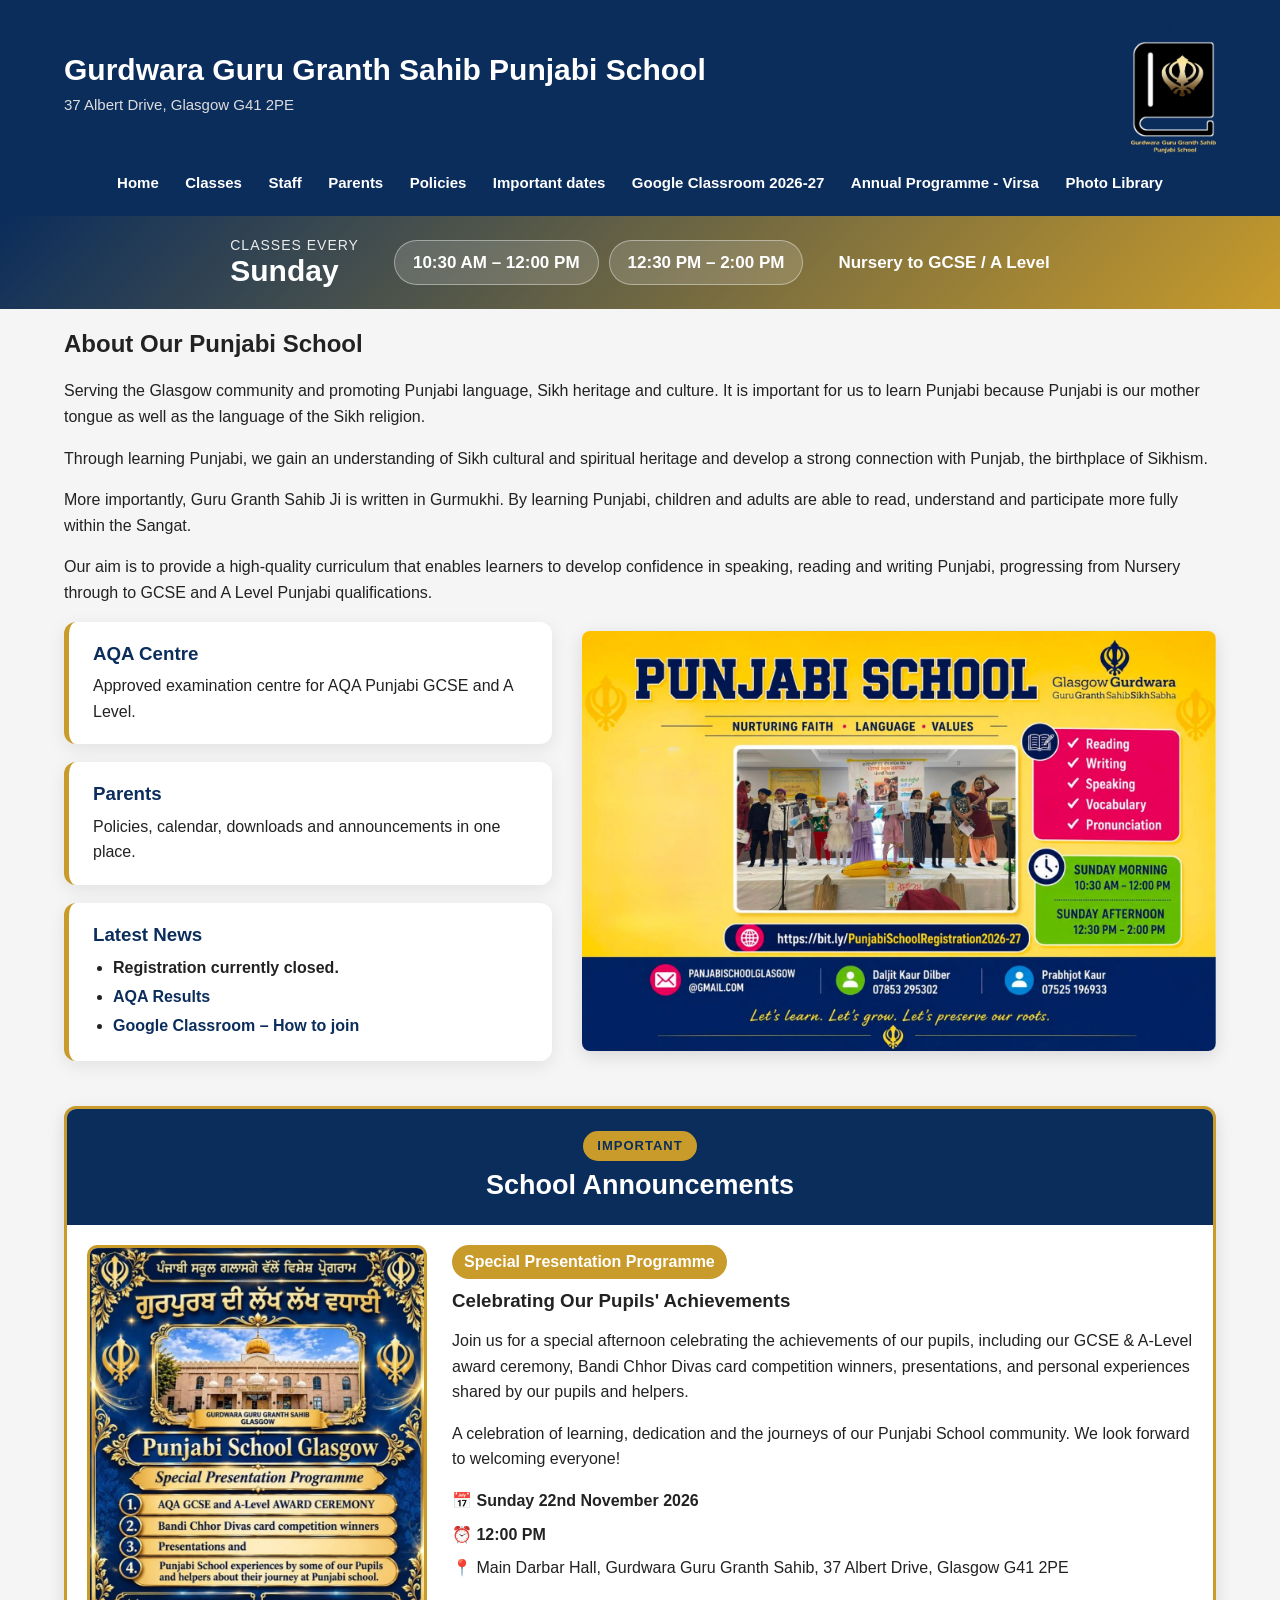
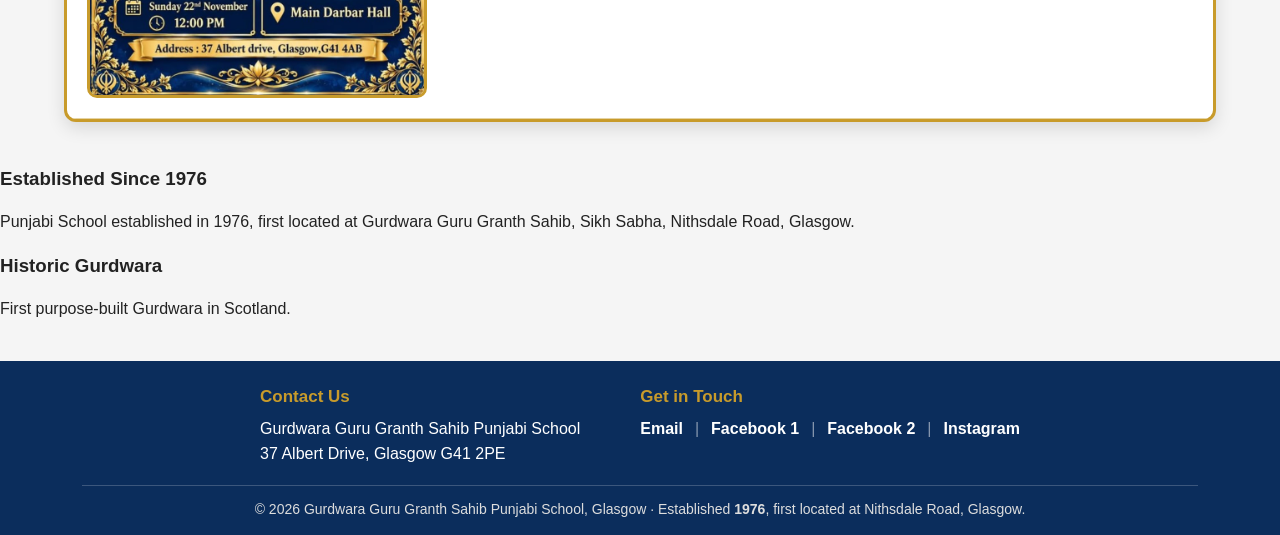
<file: index.html>
<!DOCTYPE html>
<html lang="en">

<head>
    <meta charset="UTF-8">
    <meta name="viewport" content="width=device-width, initial-scale=1.0">

    <title>Punjabi School Glasgow</title>
    <link rel="icon" type="image/png" sizes="32x32" href="images/favicon-32.png">
    <link rel="icon" type="image/png" sizes="192x192" href="images/favicon-192.png">
    <link rel="apple-touch-icon" href="images/apple-touch-icon.png">

    <!-- Google Fonts -->
    <link href="https://fonts.googleapis.com/css2?family=Montserrat:wght@400;600;700&family=Open+Sans:wght@400;500;600&display=swap" rel="stylesheet">

    <!-- Main CSS -->
    <link rel="stylesheet" href="css/site.css">
</head>

<body>

    <!-- =========================
         HEADER
    ========================== -->

    <header class="top">

    <div class="container">

        <div class="school-logo">
            <a href="index.html">Home</a>
                <img src="images/logo-header.png" alt="Punjabi School Logo">
            </a>
        </div>

        <div class="school-title">
            <h1>Gurdwara Guru Granth Sahib Punjabi School</h1>
            <p>37 Albert Drive, Glasgow G41 2PE</p>
        </div>

        <nav>
            <strong>
                <a href="index.html">Home</a>
                <a href="classes.html">Classes</a>
                <a href="staff.html">Staff</a>
                <a href="parents.html">Parents</a>
                <a href="policies.html">Policies</a>
                <a href="calendar.html">Important dates</a>
                <a href="googleclassroom.html">Google Classroom 2026-27</a>
                <a href="virsa.html">Annual Programme - Virsa</a>
                <a href="photo_library.html">Photo Library</a>
            </strong>
        </nav>

    </div>

</header>


    <!-- =========================
         HERO
    ========================== -->

    <section class="hero">

        <div class="container hero-compact">

            <div class="hero-day">
                <span>Classes every</span>
                <strong>Sunday</strong>
            </div>

            <div class="hero-times">
                <span class="hero-time">10:30 AM &ndash; 12:00 PM</span>
                <span class="hero-time">12:30 PM &ndash; 2:00 PM</span>
            </div>

            <div class="hero-levels">
                Nursery to GCSE / A Level
            </div>

        </div>

    </section>


    <!-- =========================
         ABOUT
    ========================== -->

    <section class="container">

        <div class="about-card">

            <h2>About Our Punjabi School</h2>

            <p>
                Serving the Glasgow community and promoting Punjabi language,
                Sikh heritage and culture. It is important for us to learn
                Punjabi because Punjabi is our mother tongue as well as the
                language of the Sikh religion.
            </p>

            <p>
                Through learning Punjabi, we gain an understanding of Sikh
                cultural and spiritual heritage and develop a strong connection
                with Punjab, the birthplace of Sikhism.
            </p>

            <p>
                More importantly, Guru Granth Sahib Ji is written in Gurmukhi.
                By learning Punjabi, children and adults are able to read,
                understand and participate more fully within the Sangat.
            </p>

            <p>
                Our aim is to provide a high-quality curriculum that enables
                learners to develop confidence in speaking, reading and writing
                Punjabi, progressing from Nursery through to GCSE and A Level
                Punjabi qualifications.
            </p>

            </div>

    </section>


    <!-- =========================
         INFORMATION + LATEST NEWS (left)  |  POSTER (right)
    ========================== -->

    <section class="container info-layout">

        <div class="info-column">

            <div class="card info-card">
                <h3>AQA Centre</h3>
                <p>
                    Approved examination centre for AQA Punjabi GCSE and A Level.
                </p>
            </div>

            <div class="card info-card">
                <h3>Parents</h3>
                <p>
                    Policies, calendar, downloads and announcements in one place.
                </p>
            </div>

            <div class="card info-card latest-news">
                <h3>Latest News</h3>
                <ul>
                    <li>Registration currently closed.</li>
                    <li><a href="results.html">AQA Results</a></li>
                    <li><a href="googleclassroom.html">Google Classroom &ndash; How to join</a></li>
                </ul>
            </div>

        </div>

        <div class="home-poster">
            <img src="images/ps poster2.jpeg" alt="Punjabi School Poster">
        </div>

    </section>

    <!-- =========================
     IMPORTANT ANNOUNCEMENTS
========================== -->

<section class="container announcements">

    <div class="announcement-box">

        <div class="announcement-heading">
            <span>IMPORTANT</span>
            <h2>School Announcements</h2>
        </div>

        <div class="announcement-feature">

            <img src="images/presentation-programme-2026.jpg"
                 alt="Punjabi School Glasgow Special Presentation Programme poster">

            <div class="announcement-feature-text">

                <p class="announcement-feature-label">Special Presentation Programme</p>

                <h3>Celebrating Our Pupils' Achievements</h3>

                <p>
                    Join us for a special afternoon celebrating the achievements of our
                    pupils, including our GCSE &amp; A-Level award ceremony, Bandi Chhor
                    Divas card competition winners, presentations, and personal
                    experiences shared by our pupils and helpers.
                </p>

                <p>
                    A celebration of learning, dedication and the journeys of our Punjabi
                    School community. We look forward to welcoming everyone!
                </p>

                <ul class="announcement-feature-details">
                    <li>&#128197; <strong>Sunday 22nd November 2026</strong></li>
                    <li>&#9200; <strong>12:00 PM</strong></li>
                    <li>&#128205; Main Darbar Hall, Gurdwara Guru Granth Sahib, 37 Albert Drive, Glasgow G41 2PE</li>
                </ul>

            </div>

        </div>

    </div>

</section>
    <!-- =========================
         HERITAGE STRIP
    ========================== -->

    <section class="heritage-strip">

        <div class="heritage-box">

            <h3>Established Since 1976</h3>

            <p>
                Punjabi School established in 1976,
                first located at Gurdwara Guru Granth Sahib, Sikh Sabha, Nithsdale Road, Glasgow.
            </p>

        </div>


        <div class="heritage-box featured">

            <h3>Historic Gurdwara</h3>

            <p>
                First purpose-built Gurdwara in Scotland.
            </p>

        </div>

    </section>


    <!-- =========================
         FOOTER
    ========================== -->

    <footer class="main-footer" id="contact">

        <div class="footer-container footer-compact">

            <div class="footer-col">
                <h3>Contact Us</h3>
                <p>
                    Gurdwara Guru Granth Sahib Punjabi School<br>
                    37 Albert Drive, Glasgow G41 2PE
                </p>
            </div>

            <div class="footer-col footer-links">
                <h3>Get in Touch</h3>
                <p>
                    <a href="mailto:panjabischoolglasgow@gmail.com">Email</a>
                    <a href="https://www.facebook.com/PanjabiHeritageCultureSchool/" target="_blank" rel="noopener noreferrer">Facebook 1</a>
                    <a href="https://www.facebook.com/TheGlasgowGurdwara/" target="_blank" rel="noopener noreferrer">Facebook 2</a>
                    <a href="https://www.instagram.com/theglasgowgurdwara/" target="_blank" rel="noopener noreferrer">Instagram</a>
                </p>
            </div>

        </div>

        <div class="footer-bottom">
            <p>
                &copy; 2026 Gurdwara Guru Granth Sahib Punjabi School, Glasgow &middot;
                Established <strong>1976</strong>, first located at Nithsdale Road, Glasgow.
            </p>
        </div>

    </footer>


    <!-- JavaScript - only load once -->
    <script src="js/script.js"></script>

</body>
</html>
</file>
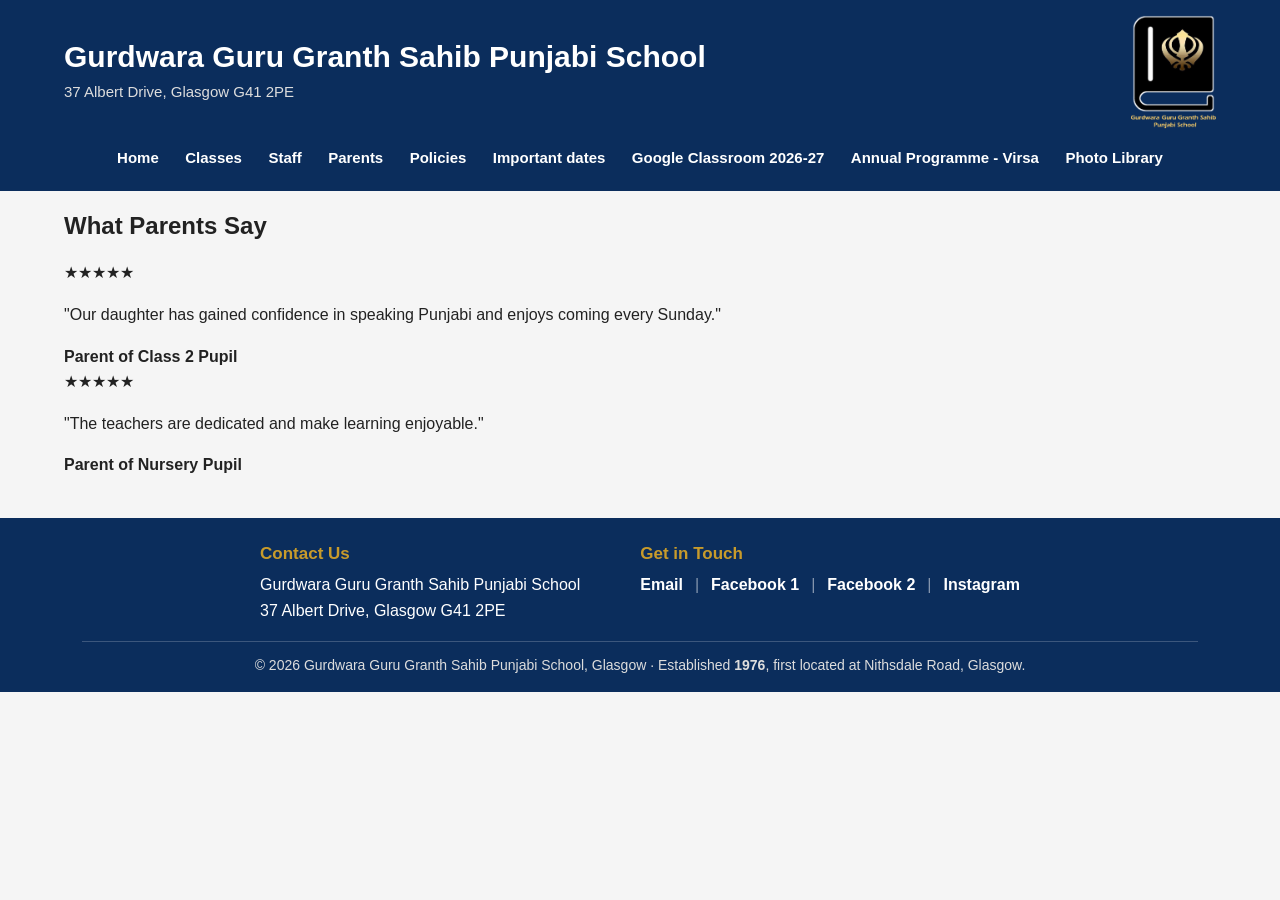
<file: Approved feedback section.html>
<!DOCTYPE html>
<html lang="en"><head>
<meta charset="UTF-8"><meta name="viewport" content="width=device-width,initial-scale=1">
<title>Gurdwara Guru Granth Sahib Punjabi  <br>School Glasgow </title>
    <link rel="icon" type="image/png" sizes="32x32" href="images/favicon-32.png">
    <link rel="icon" type="image/png" sizes="192x192" href="images/favicon-192.png">
    <link rel="apple-touch-icon" href="images/apple-touch-icon.png">
<title><p></p> </title>
    <link rel="stylesheet" href="css/site.css">
</head>
<body>


<header class="top">

    <div class="container">

        <div class="school-logo">
            <a href="index.html">
                <img src="images/logo-header.png" alt="Punjabi School Logo">
            </a>
        </div>

        <div class="school-title">
            <h1>Gurdwara Guru Granth Sahib Punjabi School</h1>
            <p>37 Albert Drive, Glasgow G41 2PE</p>
        </div>

        <nav>
            <strong>
                <a href="index.html">Home</a>
                <a href="classes.html">Classes</a>
                <a href="staff.html">Staff</a>
                <a href="parents.html">Parents</a>
                <a href="policies.html">Policies</a>
                <a href="calendar.html">Important dates</a>
                <a href="googleclassroom.html">Google Classroom 2026-27</a>
                <a href="virsa.html">Annual Programme - Virsa</a>
                <a href="photo_library.html">Photo Library</a>
            </strong>
        </nav>

    </div>

</header>


<section class="approved-feedback">

<div class="container">

<h2>What Parents Say</h2>

<div class="testimonial">

★★★★★

<p>

"Our daughter has gained confidence in speaking Punjabi and enjoys coming every Sunday."

</p>

<strong>

Parent of Class 2 Pupil

</strong>

</div>

<div class="testimonial">

★★★★★

<p>

"The teachers are dedicated and make learning enjoyable."

</p>

<strong>

Parent of Nursery Pupil

</strong>

</div>

</div>

</section>
<footer class="main-footer" id="contact">

        <div class="footer-container footer-compact">

            <div class="footer-col">
                <h3>Contact Us</h3>
                <p>
                    Gurdwara Guru Granth Sahib Punjabi School<br>
                    37 Albert Drive, Glasgow G41 2PE
                </p>
            </div>

            <div class="footer-col footer-links">
                <h3>Get in Touch</h3>
                <p>
                    <a href="mailto:panjabischoolglasgow@gmail.com">Email</a>
                    <a href="https://www.facebook.com/PanjabiHeritageCultureSchool/" target="_blank" rel="noopener noreferrer">Facebook 1</a>
                    <a href="https://www.facebook.com/TheGlasgowGurdwara/" target="_blank" rel="noopener noreferrer">Facebook 2</a>
                    <a href="https://www.instagram.com/theglasgowgurdwara/" target="_blank" rel="noopener noreferrer">Instagram</a>
                </p>
            </div>

        </div>

        <div class="footer-bottom">
            <p>
                &copy; 2026 Gurdwara Guru Granth Sahib Punjabi School, Glasgow &middot;
                Established <strong>1976</strong>, first located at Nithsdale Road, Glasgow.
            </p>
        </div>

    </footer>


    <!-- JavaScript - only load once -->
    <script src="js/script.js"></script>

</body>
</html>
</file>
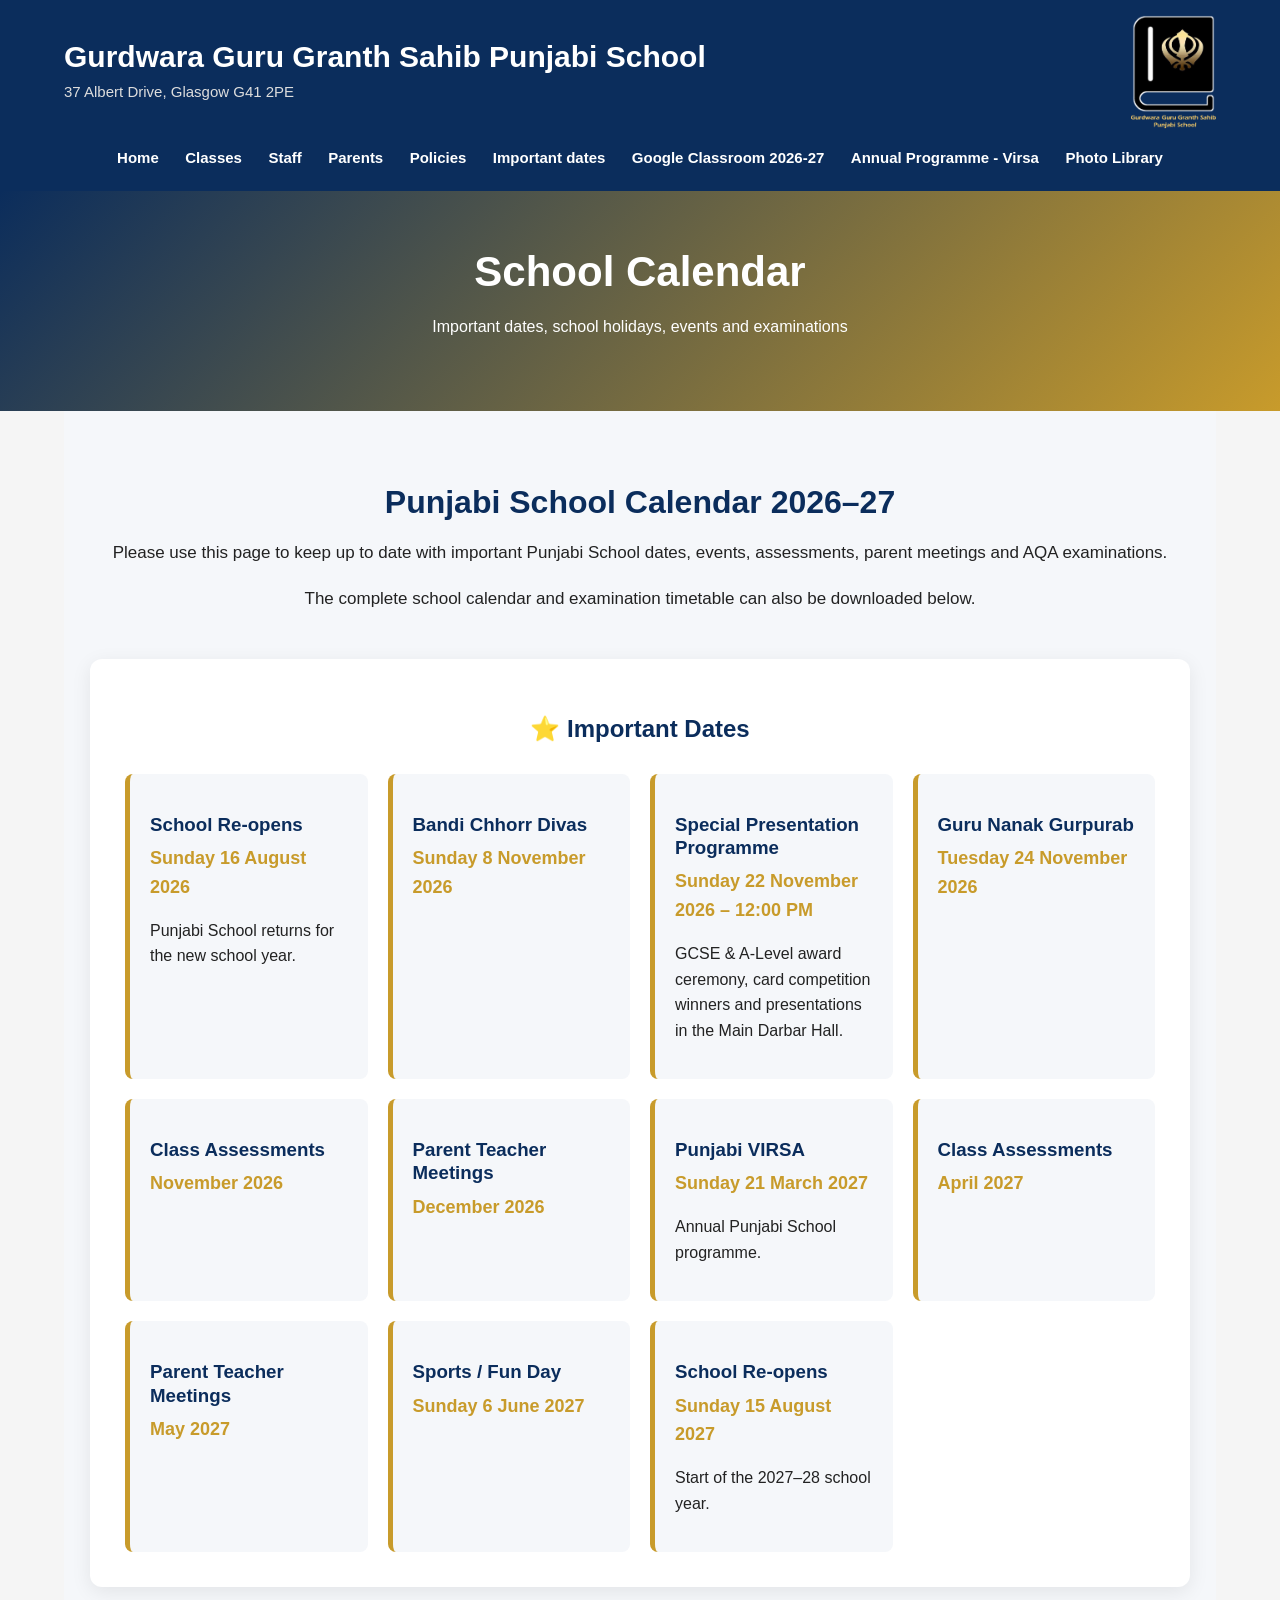
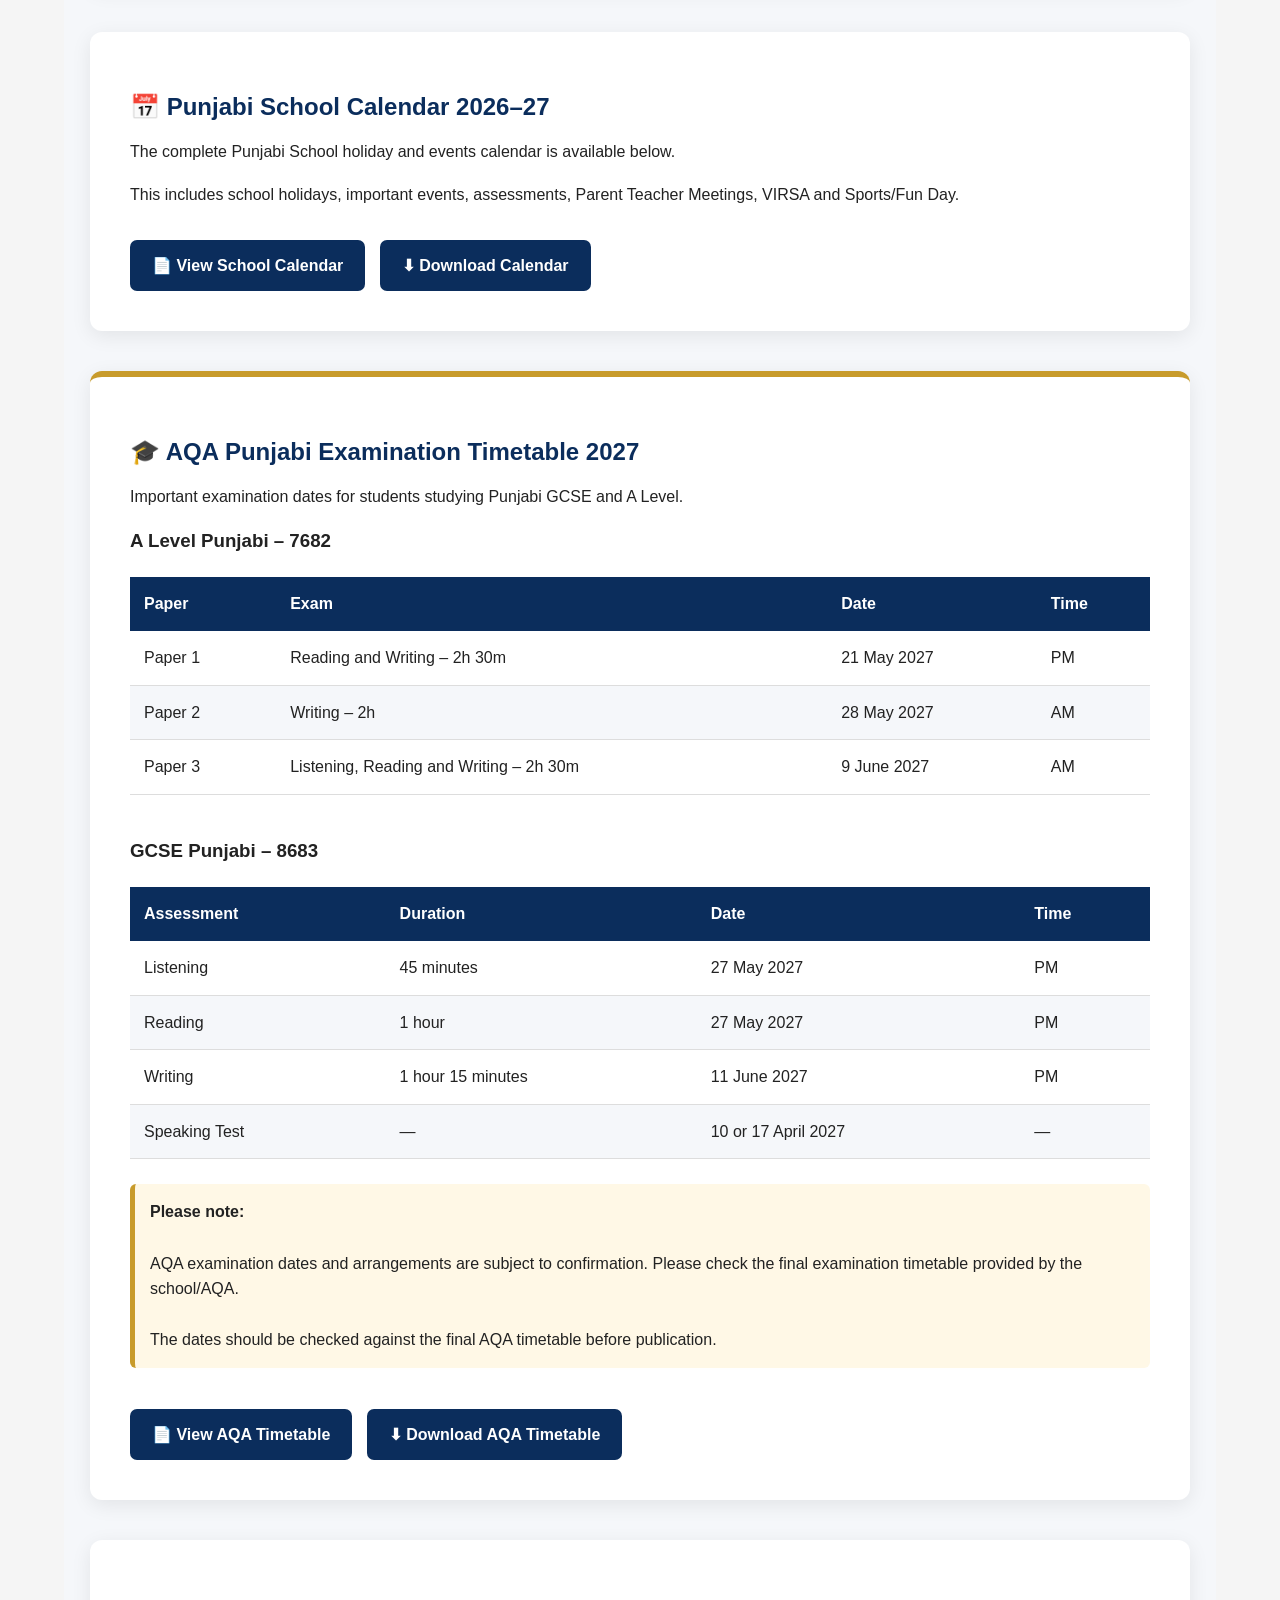
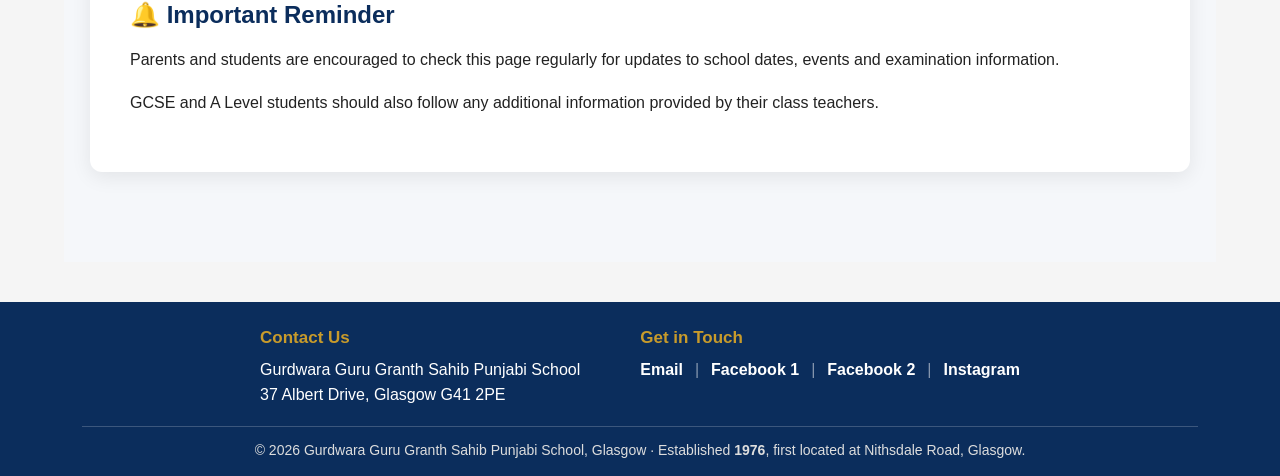
<file: calendar.html>
<!DOCTYPE html>
<html lang="en">
<head>
    <meta charset="UTF-8">
    <meta name="viewport" content="width=device-width, initial-scale=1.0">

    <title>School Calendar | Gurdwara Guru Granth Sahib Punjabi School</title>
    <link rel="icon" type="image/png" sizes="32x32" href="images/favicon-32.png">
    <link rel="icon" type="image/png" sizes="192x192" href="images/favicon-192.png">
    <link rel="apple-touch-icon" href="images/apple-touch-icon.png">

    <link rel="stylesheet" href="css/site.css">
</head>

<body>

<!-- =========================
     HEADER
========================= -->

<header class="top">

    <div class="container">

        <div class="school-logo">
            <a href="index.html">
                <img src="images/logo-header.png" alt="Punjabi School Logo">
            </a>
        </div>

        <div class="school-title">
            <h1>Gurdwara Guru Granth Sahib Punjabi School</h1>
            <p>37 Albert Drive, Glasgow G41 2PE</p>
        </div>

        <nav>
            <strong>
                <a href="index.html">Home</a>
                <a href="classes.html">Classes</a>
                <a href="staff.html">Staff</a>
                <a href="parents.html">Parents</a>
                <a href="policies.html">Policies</a>
                <a href="calendar.html">Important dates</a>
                <a href="googleclassroom.html">Google Classroom 2026-27</a>
                <a href="virsa.html">Annual Programme - Virsa</a>
                <a href="photo_library.html">Photo Library</a>
            </strong>
        </nav>

    </div>

</header>



<!-- =========================================
     HEADER
========================================= -->




<!-- =========================================
     SIDE MENU
========================================= -->

<div id="sideMenu" class="side-menu">

    <a
        href="javascript:void(0)"
        class="close-btn"
        onclick="toggleMenu()"
    >
        &times;
    </a>

    <a href="index.html">Home</a>

    <a href="volunteers.html">About</a>

    <a href="classes.html">Classes</a>

    <a href="parents.html">Parents</a>

    <a href="policies.html">Policies</a>

    <a href="calendar.html">School Calendar</a>

    <a href="googleclassroom.html">Google Classroom</a>

    <a href="photo_library.html">Gallery</a>

    <a href="virsa.html">VIRSA</a>

   

</div>



<!-- =========================================
     PAGE BANNER
========================================= -->

<section class="page-banner">

    <h1>School Calendar</h1>

    <p>
        Important dates, school holidays, events and examinations
    </p>

</section>



<!-- =========================================
     MAIN CONTENT
========================================= -->

<main class="calendar-page">

<div class="calendar-container">


    <!-- INTRO -->

    <div class="calendar-intro">

        <h1>
            Punjabi School Calendar 2026–27
        </h1>

        <p>
            Please use this page to keep up to date with important
            Punjabi School dates, events, assessments, parent meetings
            and AQA examinations.
        </p>

        <p>
            The complete school calendar and examination timetable
            can also be downloaded below.
        </p>

    </div>



    <!-- =====================================
         IMPORTANT DATES
    ====================================== -->

    <section class="important-dates">

        <h2>
            ⭐ Important Dates
        </h2>


        <div class="date-grid" id="important-dates-grid">
            <p>Loading dates&hellip;</p>
        </div>

    </section>



    <!-- =====================================
         SCHOOL CALENDAR PDF
    ====================================== -->

    <section class="document-section">

        <h2>
            📅 Punjabi School Calendar 2026–27
        </h2>

        <p>
            The complete Punjabi School holiday and events calendar
            is available below.
        </p>

        <p>
            This includes school holidays, important events,
            assessments, Parent Teacher Meetings, VIRSA and Sports/Fun Day.
        </p>


        <a
            href="documents/Calendar.pdf"
            target="_blank"
            class="calendar-button"
        >
            📄 View School Calendar
        </a>


        <a
            href="documents/Calendar.pdf"
            download
            class="calendar-button"
        >
            ⬇ Download Calendar
        </a>

    </section>



    <!-- =====================================
         AQA EXAMINATIONS
    ====================================== -->

    <section class="document-section aqa-section">

        <h2>
            🎓 AQA Punjabi Examination Timetable 2027
        </h2>

        <p>
            Important examination dates for students studying
            Punjabi GCSE and A Level.
        </p>



        <!-- A LEVEL -->

        <h3>
            A Level Punjabi – 7682
        </h3>

        <table class="exam-table" id="alevel-table">

            <thead>

                <tr>

                    <th>Paper</th>

                    <th>Exam</th>

                    <th>Date</th>

                    <th>Time</th>

                </tr>

            </thead>


            <tbody>
        </tbody>

        </table>



        <br>



        <!-- GCSE -->

        <h3>
            GCSE Punjabi – 8683
        </h3>


        <table class="exam-table" id="gcse-table">

            <thead>

                <tr>

                    <th>Assessment</th>

                    <th>Duration</th>

                    <th>Date</th>

                    <th>Time</th>

                </tr>

            </thead>


            <tbody>
        </tbody>

        </table>



        <div class="exam-note">

            <strong>Please note:</strong>

            <br><br>

            AQA examination dates and arrangements are subject to
            confirmation. Please check the final examination
            timetable provided by the school/AQA.

            <br><br>

            The dates should be checked against the final AQA
            timetable before publication.

        </div>



        <br>



        <a
            href="documents/AQA Exam timetable 2026-27.pdf"
            target="_blank"
            class="calendar-button"
        >
            📄 View AQA Timetable
        </a>


        <a
            href="documents/AQA Exam timetable 2026-27.pdf"
            download
            class="calendar-button"
        >
            ⬇ Download AQA Timetable
        </a>

    </section>



    <!-- =====================================
         REMINDER
    ====================================== -->

    <section class="document-section">

        <h2>
            🔔 Important Reminder
        </h2>

        <p>
            Parents and students are encouraged to check this page
            regularly for updates to school dates, events and
            examination information.
        </p>

        <p>
            GCSE and A Level students should also follow any
            additional information provided by their class teachers.
        </p>

    </section>


</div>

</main>



<!-- =========================================
     FOOTER
========================================= -->
<footer class="main-footer" id="contact">

        <div class="footer-container footer-compact">

            <div class="footer-col">
                <h3>Contact Us</h3>
                <p>
                    Gurdwara Guru Granth Sahib Punjabi School<br>
                    37 Albert Drive, Glasgow G41 2PE
                </p>
            </div>

            <div class="footer-col footer-links">
                <h3>Get in Touch</h3>
                <p>
                    <a href="mailto:panjabischoolglasgow@gmail.com">Email</a>
                    <a href="https://www.facebook.com/PanjabiHeritageCultureSchool/" target="_blank" rel="noopener noreferrer">Facebook 1</a>
                    <a href="https://www.facebook.com/TheGlasgowGurdwara/" target="_blank" rel="noopener noreferrer">Facebook 2</a>
                    <a href="https://www.instagram.com/theglasgowgurdwara/" target="_blank" rel="noopener noreferrer">Instagram</a>
                </p>
            </div>

        </div>

        <div class="footer-bottom">
            <p>
                &copy; 2026 Gurdwara Guru Granth Sahib Punjabi School, Glasgow &middot;
                Established <strong>1976</strong>, first located at Nithsdale Road, Glasgow.
            </p>
        </div>

    </footer>


    <!-- JavaScript - only load once -->
    <script src="js/script.js"></script>
<script src="js/dates.js"></script>

</body>
</html>
</file>
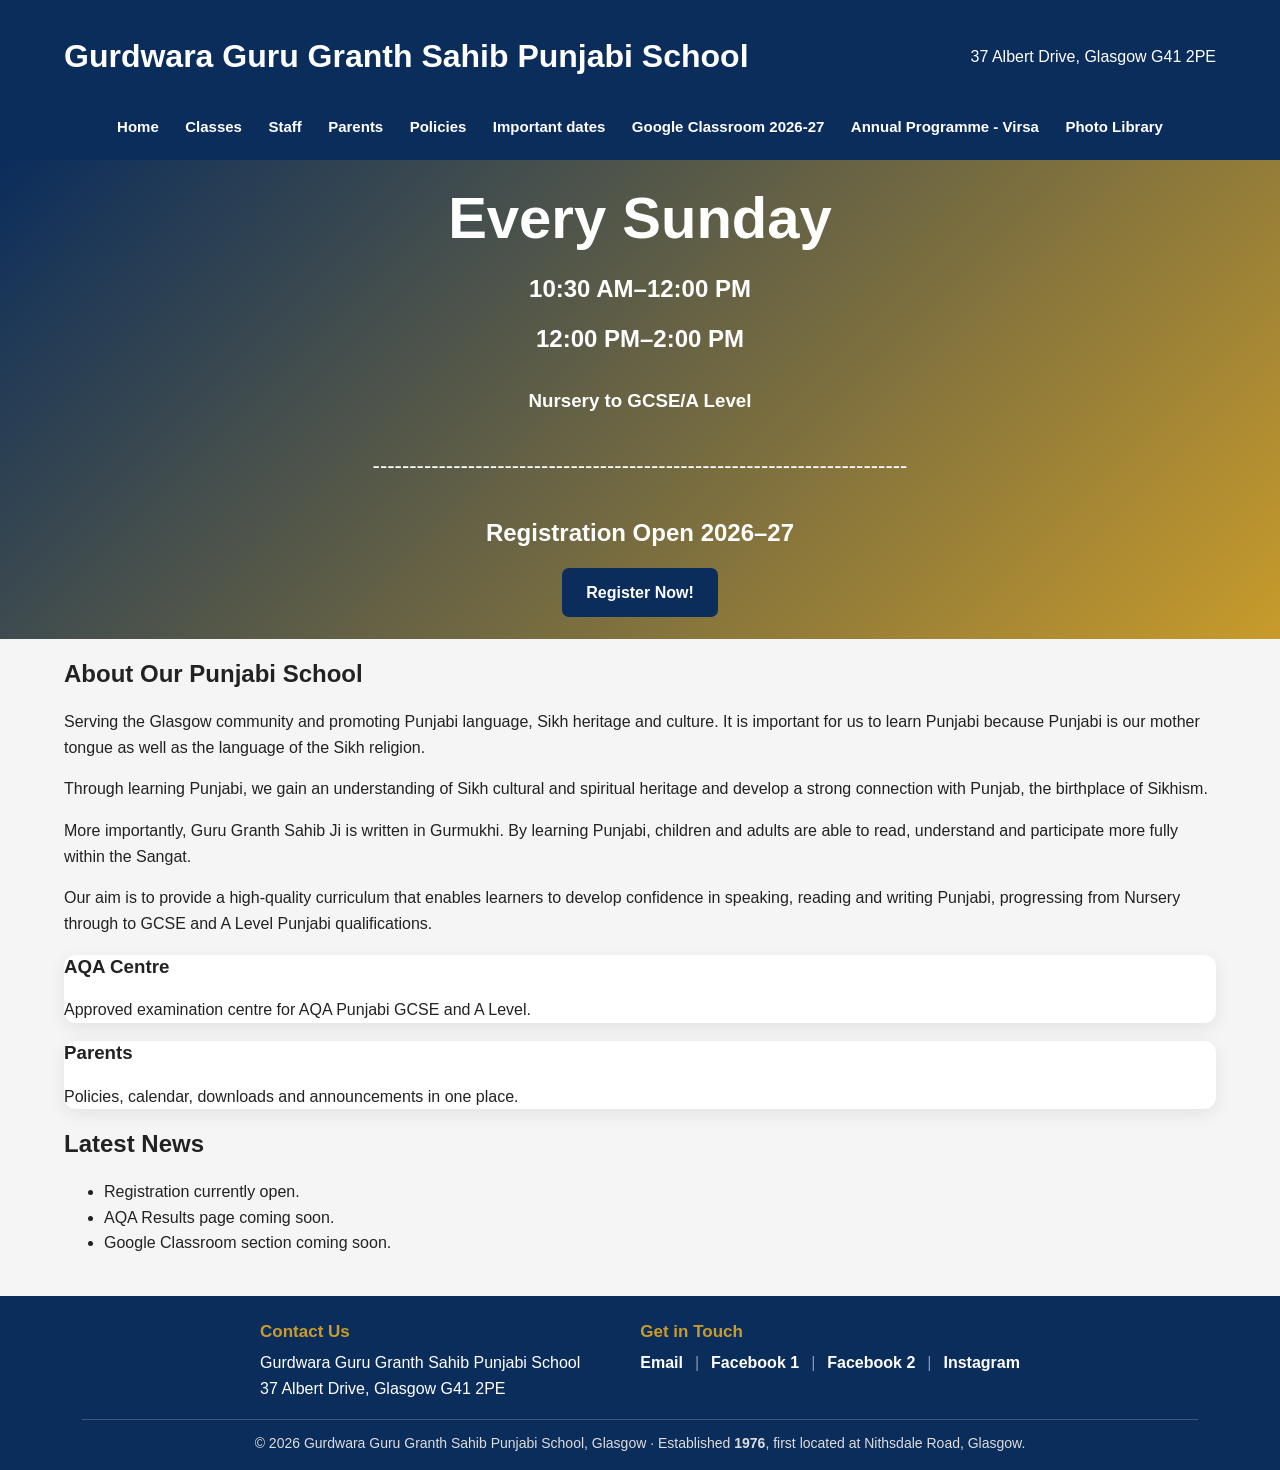
<file: class.html>
<!DOCTYPE html>
<html lang="en"><head>

<meta charset="UTF-8"><meta name="viewport" content="width=device-width,initial-scale=1">

<title>Gurdwara Guru Granth Sahib Punjabi School Glasgow</title>
    <link rel="icon" type="image/png" sizes="32x32" href="images/favicon-32.png">
    <link rel="icon" type="image/png" sizes="192x192" href="images/favicon-192.png">
    <link rel="apple-touch-icon" href="images/apple-touch-icon.png">
    <link rel="stylesheet" href="css/site.css">
</head>
<body>
<header class="top">
<div class="container">
<h1>Gurdwara Guru Granth Sahib Punjabi School</h1>
<p>37 Albert Drive, Glasgow G41 2PE</p>
<nav>
            <strong>
                <a href="index.html">Home</a>
                <a href="classes.html">Classes</a>
                <a href="staff.html">Staff</a>
                <a href="parents.html">Parents</a>
                <a href="policies.html">Policies</a>
                <a href="calendar.html">Important dates</a>
                <a href="googleclassroom.html">Google Classroom 2026-27</a>
                <a href="virsa.html">Annual Programme - Virsa</a>
                <a href="photo_library.html">Photo Library</a>
            </strong>
        </nav>
</div>
</header>

<section class="hero">
<div class="container">
<h1><strong>Every Sunday</strong> </h1>
<h2> 10:30 AM–12:00 PM</h2>
<h2> 12:00 PM–2:00 PM</h2>
<p><strong><h3>Nursery to GCSE/A Level</h3></strong></p>

<p> -------------------------------------------------------------------------</p>
<h2>Registration Open 2026–27</h2>
<a class="btn" href="https://forms.gle/tzx5qw34VZdWfDjx8">Register Now!</a>
</div>
</section>


<!-- About Section -->

<section class="container">

    <div class="about-card">

        <h2>About Our Punjabi School</h2>

        <p>
            Serving the Glasgow community and promoting Punjabi language, Sikh heritage and culture.
            It is important for us to learn Punjabi because Punjabi is our mother tongue as well as the language of the Sikh religion.
        </p>

        <p>
            Through learning Punjabi, we gain an understanding of Sikh cultural and spiritual heritage and develop a strong connection with Punjab, the birthplace of Sikhism.
        </p>

        <p>
            More importantly, Guru Granth Sahib Ji is written in Gurmukhi. By learning Punjabi, children and adults are able to read, understand and participate more fully within the Sangat.
        </p>

        <p>
            Our aim is to provide a high-quality curriculum that enables learners to develop confidence in speaking, reading and writing Punjabi, progressing from Nursery through to GCSE and A Level Punjabi qualifications.
        </p>

    </div>

</section>

<!-- Small Information Cards -->

<section class="container cards">

    <div class="card">
        <h3>AQA Centre</h3>

        <p>
            Approved examination centre for AQA Punjabi GCSE and A Level.
        </p>

    </div>

    <div class="card">
        <h3>Parents</h3>

        <p>
            Policies, calendar, downloads and announcements in one place.
        </p>

    </div>

</section>

<section class="container">
<h2>Latest News</h2>
<ul>
<li>Registration currently open.</li>
<li>AQA Results page coming soon.</li>
<li>Google Classroom section coming soon.</li>
</ul>
</section>

<footer class="main-footer" id="contact">

        <div class="footer-container footer-compact">

            <div class="footer-col">
                <h3>Contact Us</h3>
                <p>
                    Gurdwara Guru Granth Sahib Punjabi School<br>
                    37 Albert Drive, Glasgow G41 2PE
                </p>
            </div>

            <div class="footer-col footer-links">
                <h3>Get in Touch</h3>
                <p>
                    <a href="mailto:panjabischoolglasgow@gmail.com">Email</a>
                    <a href="https://www.facebook.com/PanjabiHeritageCultureSchool/" target="_blank" rel="noopener noreferrer">Facebook 1</a>
                    <a href="https://www.facebook.com/TheGlasgowGurdwara/" target="_blank" rel="noopener noreferrer">Facebook 2</a>
                    <a href="https://www.instagram.com/theglasgowgurdwara/" target="_blank" rel="noopener noreferrer">Instagram</a>
                </p>
            </div>

        </div>

        <div class="footer-bottom">
            <p>
                &copy; 2026 Gurdwara Guru Granth Sahib Punjabi School, Glasgow &middot;
                Established <strong>1976</strong>, first located at Nithsdale Road, Glasgow.
            </p>
        </div>

    </footer>
<script src="js/app.js"></script>
</body></html>
</file>
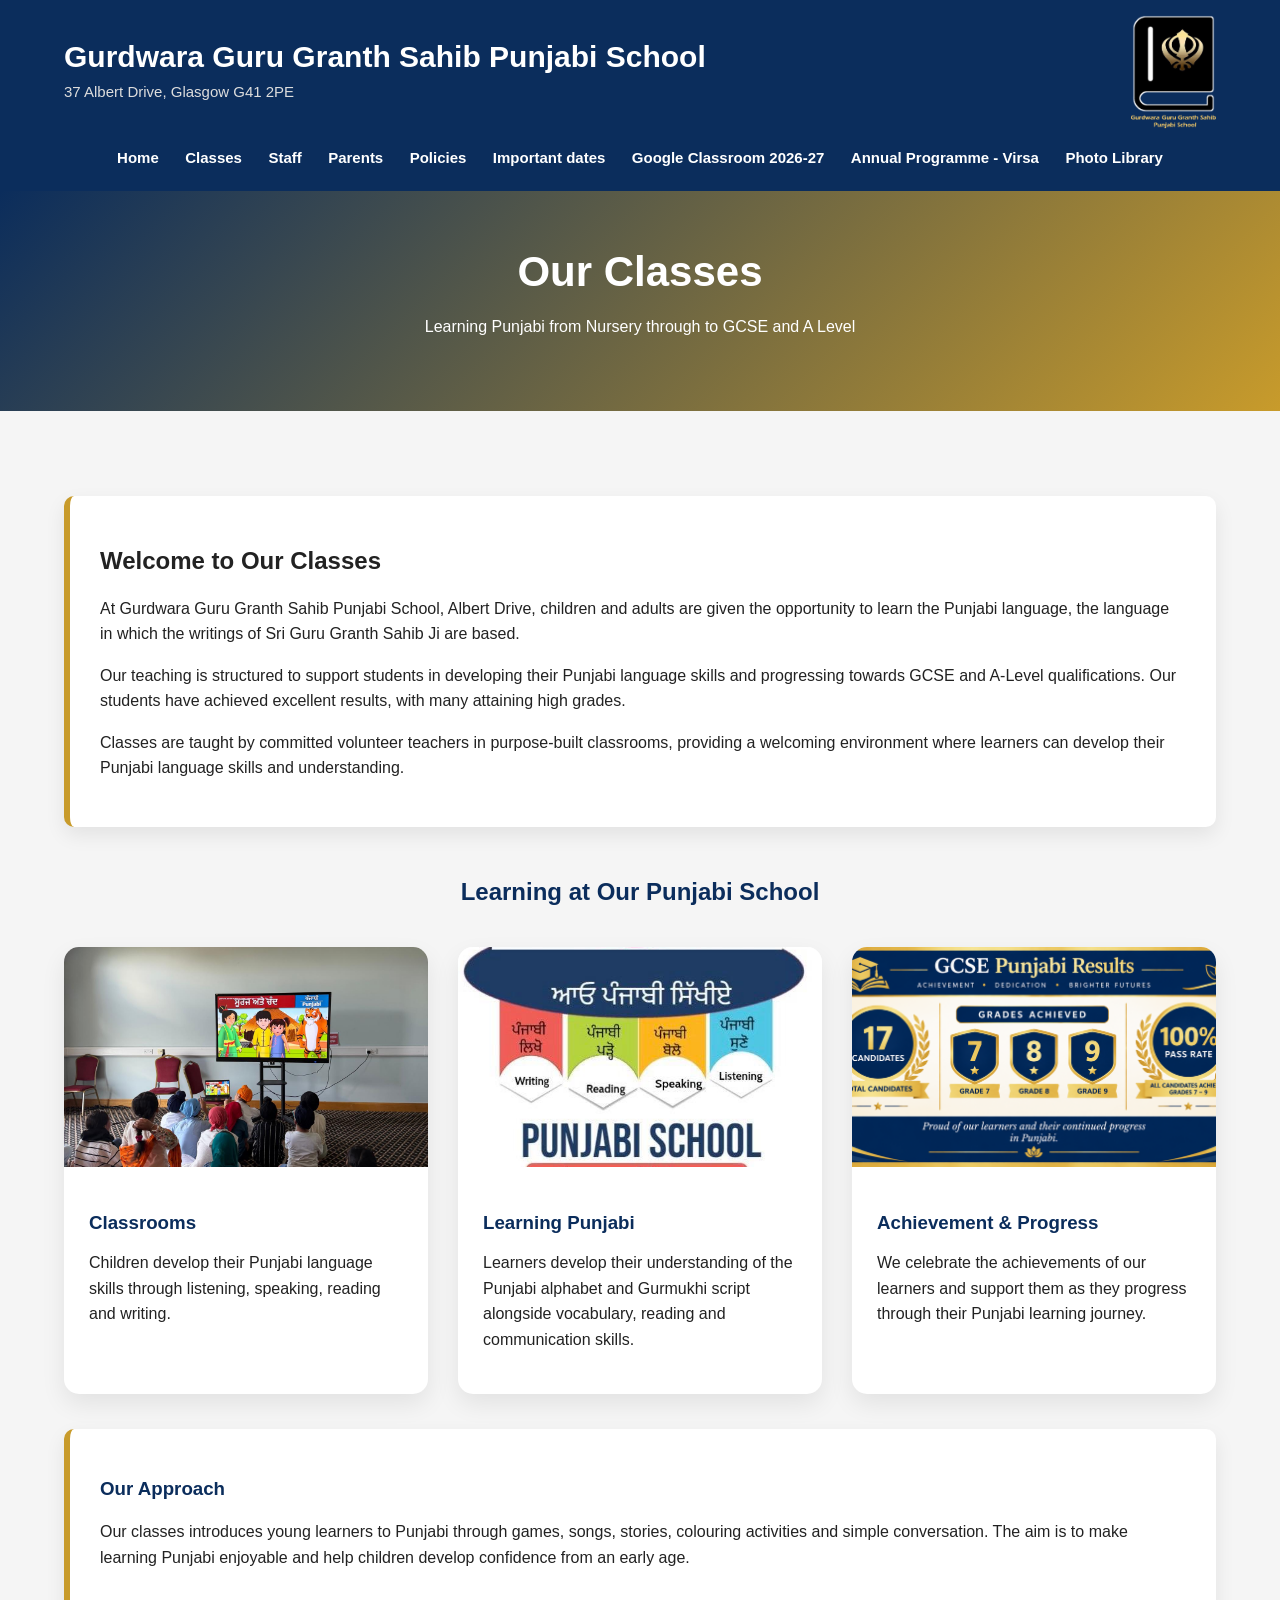
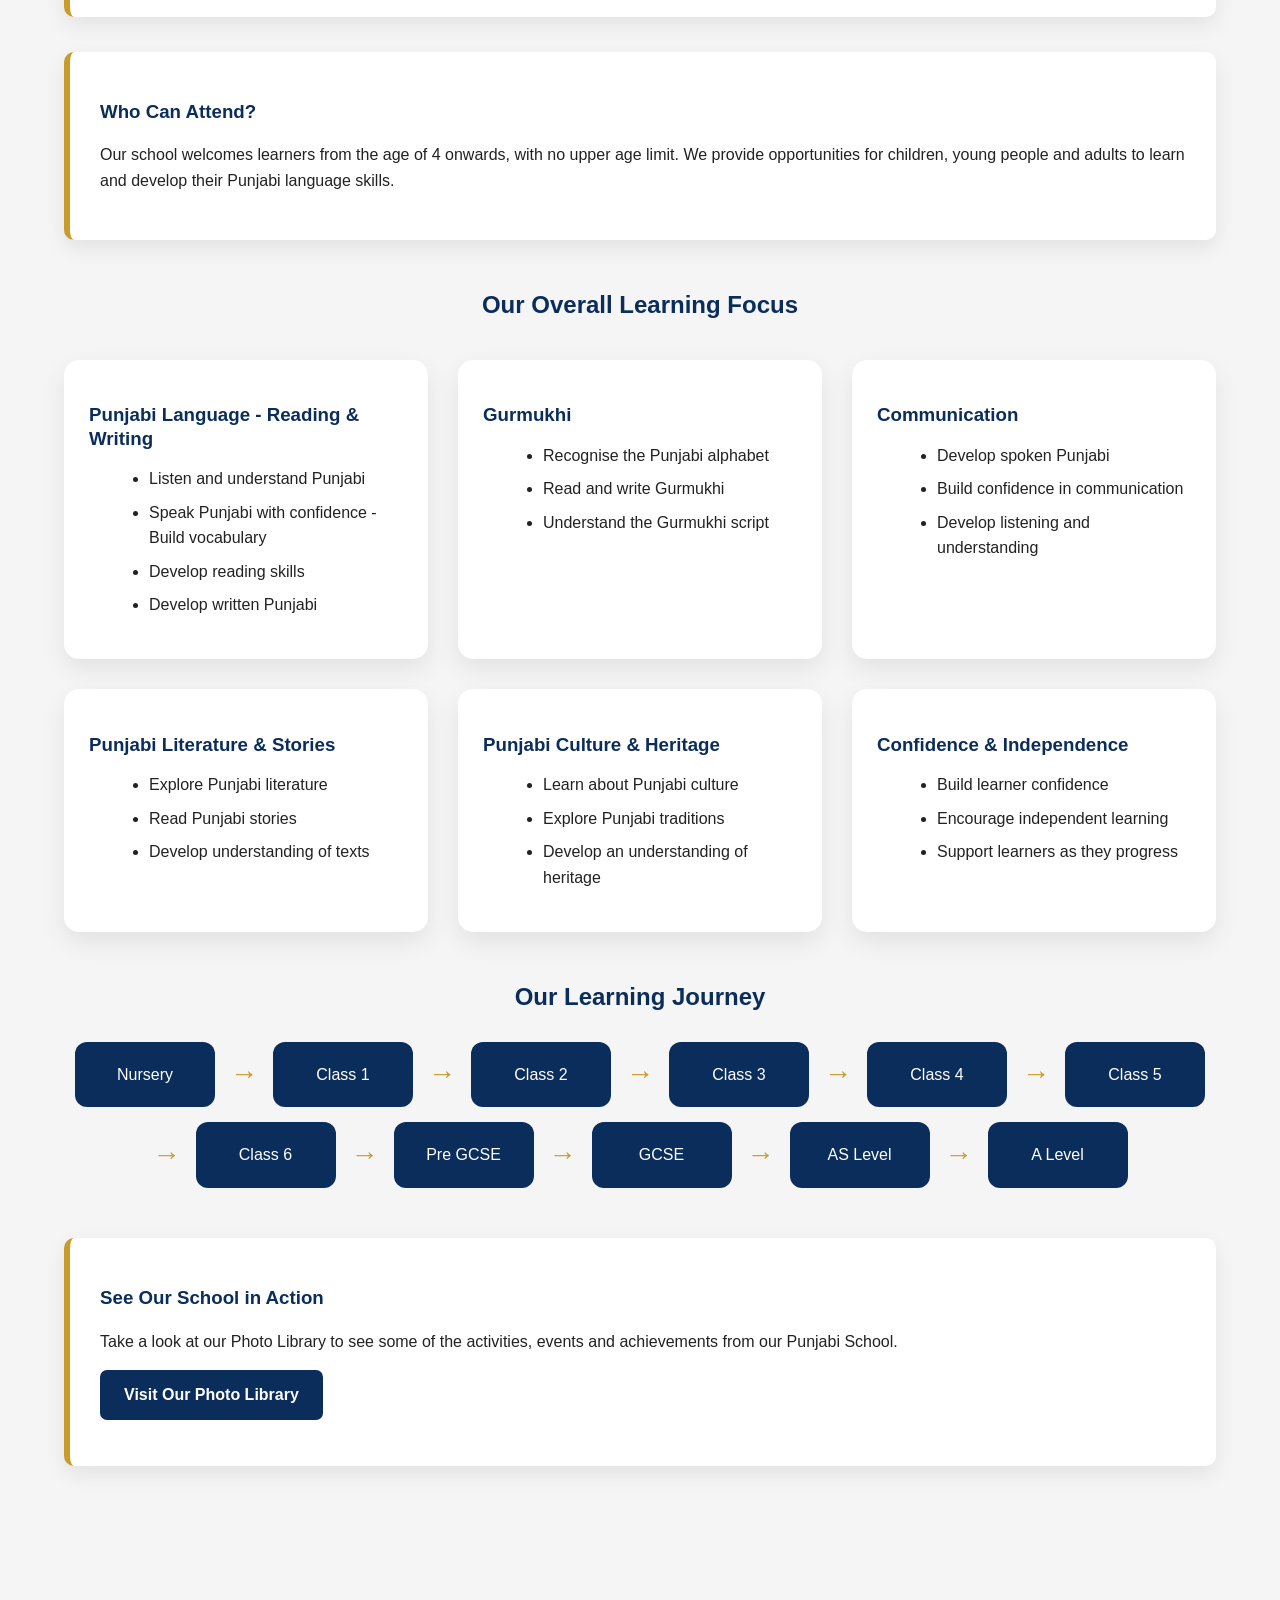
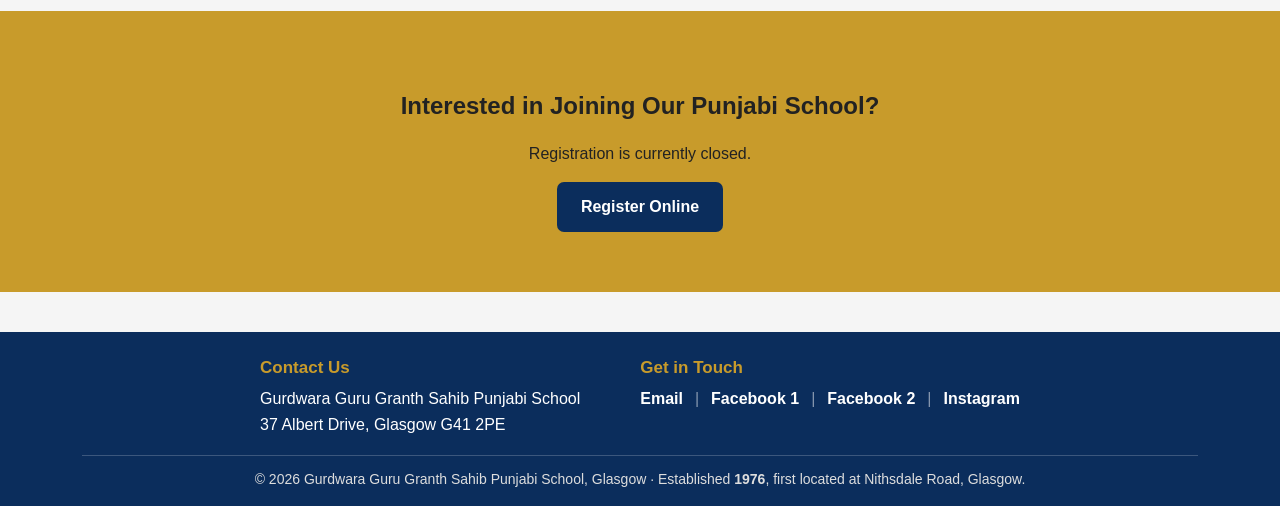
<file: classes.html>
<!DOCTYPE html>
<html lang="en">
<head>
    <meta charset="UTF-8">
    <meta name="viewport" content="width=device-width, initial-scale=1.0">

    <title>Our Classes | Gurdwara Guru Granth Sahib Punjabi School</title>
    <link rel="icon" type="image/png" sizes="32x32" href="images/favicon-32.png">
    <link rel="icon" type="image/png" sizes="192x192" href="images/favicon-192.png">
    <link rel="apple-touch-icon" href="images/apple-touch-icon.png">

    <link rel="stylesheet" href="css/site.css">
</head>

<body>

<!-- =========================
     HEADER
========================= -->

<header class="top">

    <div class="container">

        <div class="school-logo">
            <a href="index.html">
                <img src="images/logo-header.png" alt="Punjabi School Logo">
            </a>
        </div>

        <div class="school-title">
            <h1>Gurdwara Guru Granth Sahib Punjabi School</h1>
            <p>37 Albert Drive, Glasgow G41 2PE</p>
        </div>

        <nav>
            <strong>
                <a href="index.html">Home</a>
                <a href="classes.html">Classes</a>
                <a href="staff.html">Staff</a>
                <a href="parents.html">Parents</a>
                <a href="policies.html">Policies</a>
                <a href="calendar.html">Important dates</a>
                <a href="googleclassroom.html">Google Classroom 2026-27</a>
                <a href="virsa.html">Annual Programme - Virsa</a>
                <a href="photo_library.html">Photo Library</a>
            </strong>
        </nav>

    </div>

</header>




<!-- =========================
     PAGE BANNER
========================= -->

<section class="page-banner">

    <div class="container">

        <h1>Our Classes</h1>

        <p>
            Learning Punjabi from Nursery through to GCSE and A Level
        </p>

    </div>

</section>


<!-- =========================
     MAIN CONTENT
========================= -->

<main>

    <!-- INTRODUCTION -->

    <section class="intro-box">

        <h2>Welcome to Our Classes</h2>

        <p>
            At Gurdwara Guru Granth Sahib Punjabi School, Albert Drive,
            children and adults are given the opportunity to learn the
            Punjabi language, the language in which the writings of
            Sri Guru Granth Sahib Ji are based.
        </p>

        <p>
            Our teaching is structured to support students in developing
            their Punjabi language skills and progressing towards GCSE
            and A-Level qualifications. Our students have achieved
            excellent results, with many attaining high grades.
        </p>

        <p>
            Classes are taught by committed volunteer teachers in
            purpose-built classrooms, providing a welcoming environment
            where learners can develop their Punjabi language skills
            and understanding.
        </p>

    </section>


    <!-- =========================
         THREE FEATURE GRAPHICS
    ========================= -->

    <section>

        <h2 class="centre-heading">Learning at Our Punjabi School</h2>

        <div class="class-grid">

            <!-- CARD 1 -->

            <div class="class-card">

                <img src="images/classroom 1.jpeg"
                     alt="Children learning Punjabi in class">

                <div class="class-content">

                    <h3>Classrooms</h3>

                    <p>
                        Children develop their Punjabi language skills
                        through listening, speaking, reading and writing.
                    </p>

                </div>

            </div>


            <!-- CARD 2 -->

            <div class="class-card">

                <img src="images/ps poster1.jpeg"
                     alt="Children learning Gurmukhi">

                <div class="class-content">

                    <h3> Learning Punjabi </h3>

                    <p>
                        Learners develop their understanding of the
                        Punjabi alphabet and Gurmukhi script alongside
                        vocabulary, reading and communication skills.
                    </p>

                </div>

            </div>


            <!-- CARD 3 -->

            <div class="class-card">

                <img src="images/2026 GCSE result.png"
                     alt="Punjabi School children receiving awards">

                <div class="class-content">

                    <h3>Achievement &amp; Progress</h3>

                    <p>
                        We celebrate the achievements of our learners
                        and support them as they progress through their
                        Punjabi learning journey.
                    </p>

                </div>

            </div>

        </div>

    </section>


    <!-- =========================
         NURSERY
    ========================= -->

    <section class="info-box">

        <h3>Our Approach</h3>

        <p>
            Our classes introduces young learners to Punjabi
            through games, songs, stories, colouring activities and
            simple conversation. The aim is to make learning Punjabi
            enjoyable and help children develop confidence from an
            early age.
        </p>

    </section>


    <!-- =========================
         AGE INFORMATION
    ========================= -->

    <section class="info-box">

        <h3>Who Can Attend?</h3>

        <p>
            Our school welcomes learners from the age of 4 onwards,
            with no upper age limit. We provide opportunities for
            children, young people and adults to learn and develop
            their Punjabi language skills.
        </p>

    </section>


    <!-- =========================
         LEARNING FOCUS
    ========================= -->

    <section>

        <h2 class="centre-heading">Our Overall Learning Focus</h2>

        <div class="class-grid">

            <div class="class-card">
                <div class="class-content">

                    <h3>Punjabi Language - Reading &amp; Writing</h3>

                    <ul>
                        <li>Listen and understand Punjabi</li>
                        <li>Speak Punjabi with confidence - Build vocabulary</li>
                        <li>Develop reading skills</li>
                        <li>Develop written Punjabi</li>
                    </ul>

                </div>
            </div>
			
			

            <div class="class-card">
                <div class="class-content">

                    <h3>Gurmukhi</h3>

                    <ul>
                        <li>Recognise the Punjabi alphabet</li>
                        <li>Read and write Gurmukhi</li>
                        <li>Understand the Gurmukhi script</li>
                    </ul>

                </div>
            </div>


            <div class="class-card">
                <div class="class-content">

                    <h3>Communication</h3>

                    <ul>
                        <li>Develop spoken Punjabi</li>
                        <li>Build confidence in communication</li>
                        <li>Develop listening and understanding</li>
                    </ul>

                </div>
            </div>


            

            <div class="class-card">
                <div class="class-content">

                    <h3>Punjabi Literature &amp; Stories</h3>

                    <ul>
                        <li>Explore Punjabi literature</li>
                        <li>Read Punjabi stories</li>
                        <li>Develop understanding of texts</li>
                    </ul>

                </div>
            </div>


                        <div class="class-card">
                <div class="class-content">

                    <h3>Punjabi Culture &amp; Heritage</h3>

                    <ul>
                        <li>Learn about Punjabi culture</li>
                        <li>Explore Punjabi traditions</li>
                        <li>Develop an understanding of heritage</li>
                    </ul>

                </div>
            </div>


            <div class="class-card">
                <div class="class-content">

                    <h3>Confidence &amp; Independence</h3>

                    <ul>
                        <li>Build learner confidence</li>
                        <li>Encourage independent learning</li>
                        <li>Support learners as they progress</li>
                    </ul>

                </div>
            </div>

        </div>

    </section>


    <!-- =========================
         PROGRESSION
    ========================= -->

    <section>

        <h2 class="centre-heading">Our Learning Journey</h2>

        <div class="journey">

            <div class="step">
                Nursery
            </div>

            <div class="arrow">→</div>

            <div class="step">
                Class 1
            </div>

            <div class="arrow">→</div>

            <div class="step">
                Class 2
            </div>

            <div class="arrow">→</div>

            <div class="step">
                Class 3
            </div>

            <div class="arrow">→</div>

            <div class="step">
                Class 4
            </div>

            <div class="arrow">→</div>

            <div class="step">
                Class 5
            </div>

            <div class="arrow">→</div>

            <div class="step">
                Class 6
            </div>

            <div class="arrow">→</div>

            <div class="step">
                Pre GCSE
            </div>

            <div class="arrow">→</div>

            <div class="step">
                GCSE
            </div>

            <div class="arrow">→</div>

            <div class="step">
                AS Level
            </div>

            <div class="arrow">→</div>

            <div class="step">
                A Level
            </div>

        </div>

    </section>


    <!-- =========================
         PHOTO LIBRARY
    ========================= -->

    <section class="info-box">

        <h3>See Our School in Action</h3>

        <p>
            Take a look at our Photo Library to see some of the
            activities, events and achievements from our Punjabi School.
        </p>

        <p>
            <a href="photo_library.html" class="btn">
                Visit Our Photo Library
            </a>
        </p>

    </section>


</main>


<!-- =========================
     REGISTRATION
========================= -->

<section class="register-banner">

    <div class="container">

        <h2>Interested in Joining Our Punjabi School?</h2>

        <p>Registration is currently closed.</p>

        <a href="https://forms.gle/tzx5qw34VZdWfDjx8" class="btn">
            Register Online
        </a>

    </div>

</section>


<!-- =========================
     FOOTER
========================= -->

<footer class="main-footer" id="contact">

        <div class="footer-container footer-compact">

            <div class="footer-col">
                <h3>Contact Us</h3>
                <p>
                    Gurdwara Guru Granth Sahib Punjabi School<br>
                    37 Albert Drive, Glasgow G41 2PE
                </p>
            </div>

            <div class="footer-col footer-links">
                <h3>Get in Touch</h3>
                <p>
                    <a href="mailto:panjabischoolglasgow@gmail.com">Email</a>
                    <a href="https://www.facebook.com/PanjabiHeritageCultureSchool/" target="_blank" rel="noopener noreferrer">Facebook 1</a>
                    <a href="https://www.facebook.com/TheGlasgowGurdwara/" target="_blank" rel="noopener noreferrer">Facebook 2</a>
                    <a href="https://www.instagram.com/theglasgowgurdwara/" target="_blank" rel="noopener noreferrer">Instagram</a>
                </p>
            </div>

        </div>

        <div class="footer-bottom">
            <p>
                &copy; 2026 Gurdwara Guru Granth Sahib Punjabi School, Glasgow &middot;
                Established <strong>1976</strong>, first located at Nithsdale Road, Glasgow.
            </p>
        </div>

    </footer>


    <!-- JavaScript - only load once -->
    <script src="js/script.js"></script>

</body>
</html>
</file>
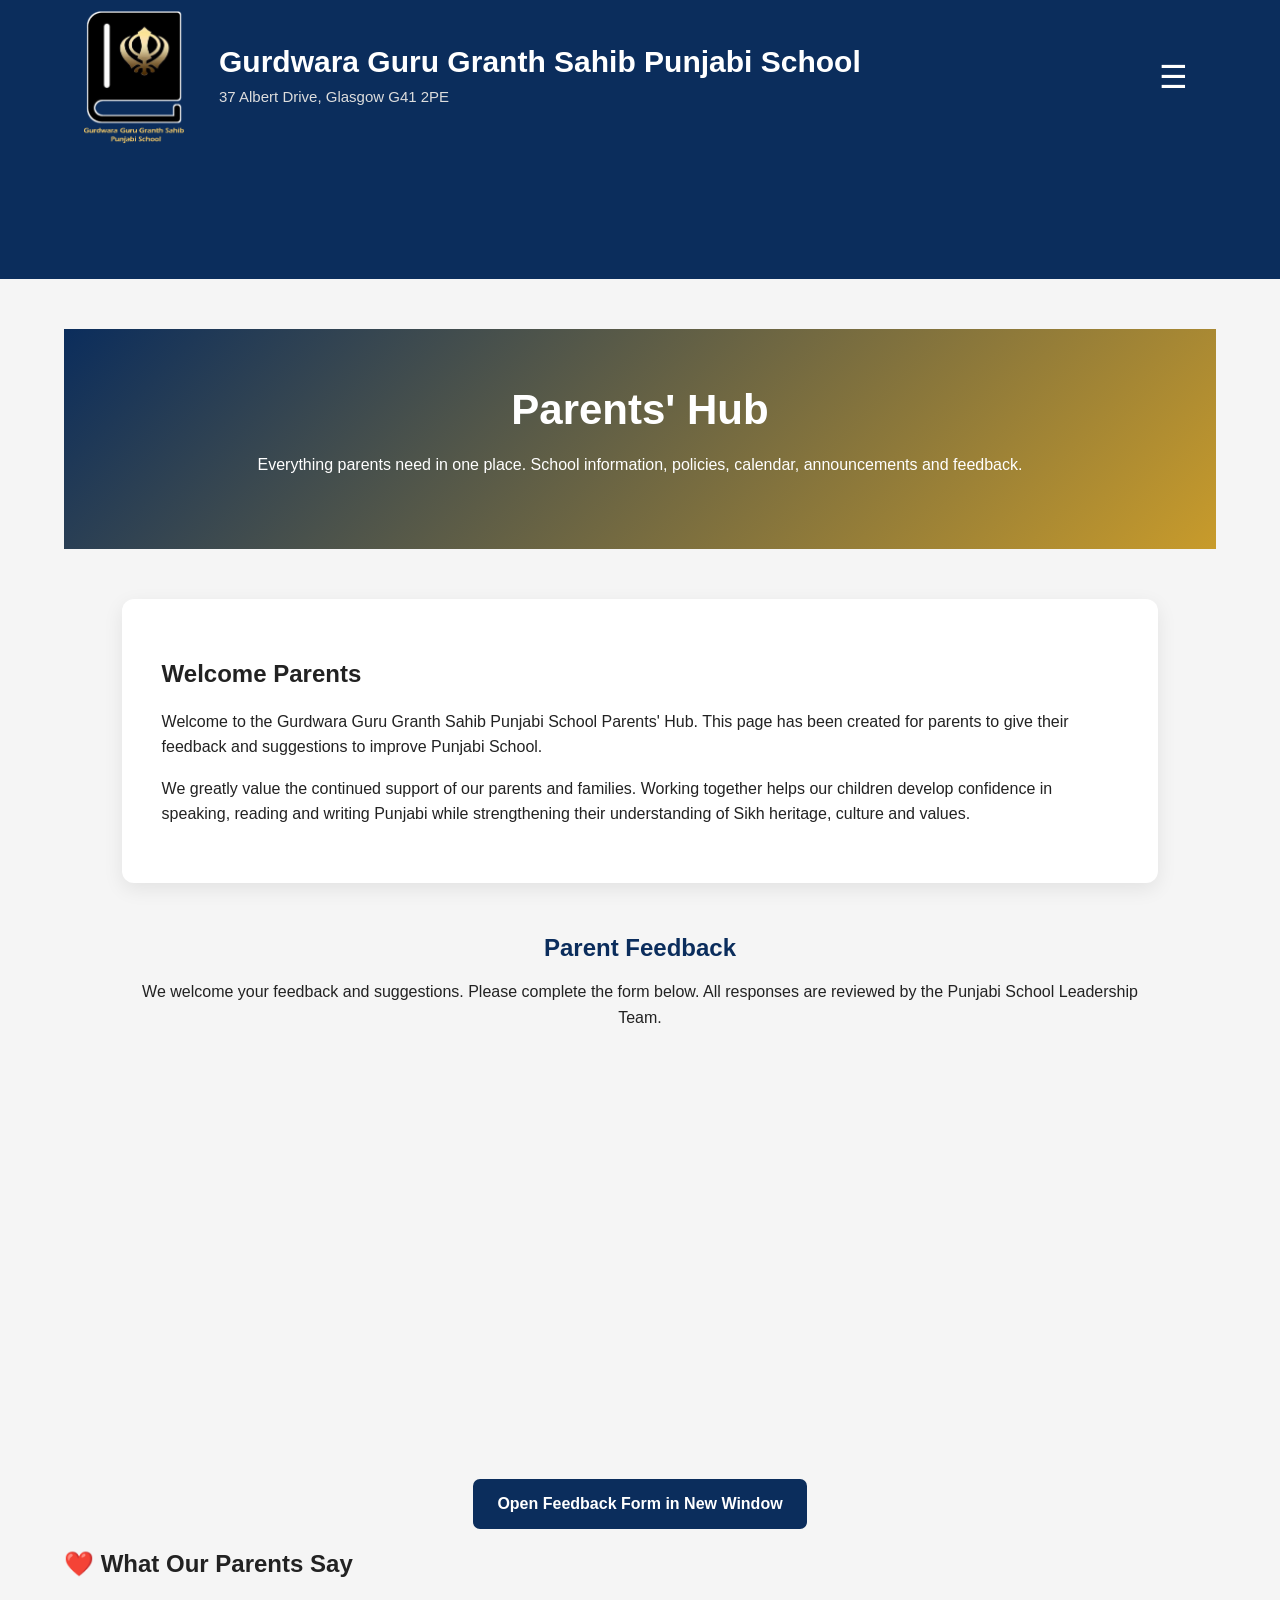
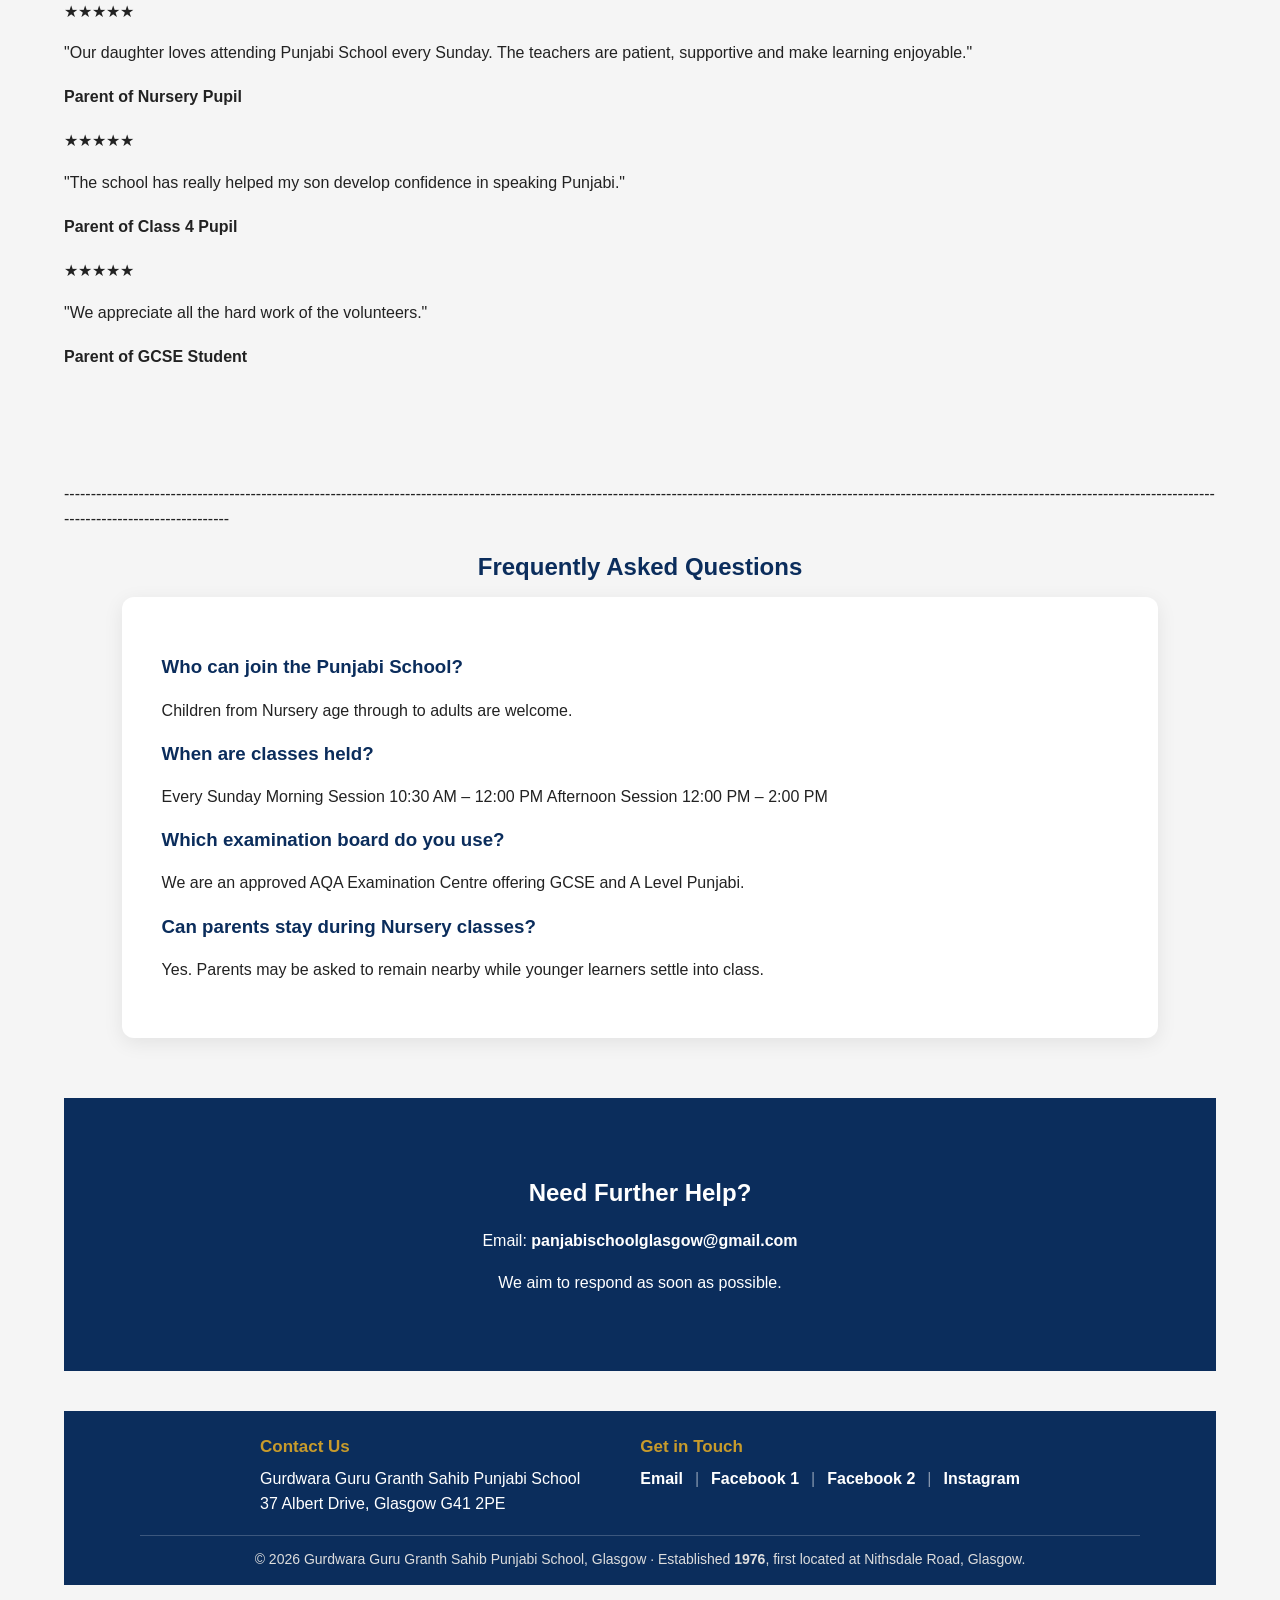
<file: Feedback form.html>
<!DOCTYPE html>
<html lang="en"><head>
<meta charset="UTF-8"><meta name="viewport" content="width=device-width,initial-scale=1">
<title>Gurdwara Guru Granth Sahib Punjabi  <br>School Glasgow </title>
    <link rel="icon" type="image/png" sizes="32x32" href="images/favicon-32.png">
    <link rel="icon" type="image/png" sizes="192x192" href="images/favicon-192.png">
    <link rel="apple-touch-icon" href="images/apple-touch-icon.png">
<title><p></p> </title>
    <link rel="stylesheet" href="css/site.css">
</head>
<body>



<header>

<div class="header-container">

    <div class="school-logo">
        <a href="index.html">
            <img src="images/logo-header.png" alt="Punjabi School Logo">
        </a>
    </div>

    <div class="school-title">
        <h1>Gurdwara Guru Granth Sahib Punjabi School</h1>
        <p>37 Albert Drive, Glasgow G41 2PE</p>
    </div>

    <button class="menu-btn" onclick="toggleMenu()"> 
        ☰
    </button>

</div>

</header>

<nav id="sideMenu" class="side-menu">

<a href="javascript:void(0)" class="close-btn" onclick="toggleMenu()">&times;</a>

<a href="index.html">🏠 Home</a>

<a href="volunteers.html">📖 About & Volunteers</a>

<a href="classes.html">🎓 Classes</a>

<a href="parents.html">👨‍👩‍👧 Parents</a>

<a href="googleclassroom.html">💻 Google Classroom</a>

<a href="photo_library.html">📷 Gallery</a>

<a href="virsa.html">🎭 VIRSA</a>

<a href="policies.html">📄 Policies</a>

<a href="calendar.html">📅 Calendar</a>

<a href="#contact">📞 Contact</a>

</nav>

<script src="js/script.js"></script><!DOCTYPE html>
<html lang="en"><head>
<meta charset="UTF-8"><meta name="viewport" content="width=device-width,initial-scale=1">
<title>Gurdwara Guru Granth Sahib Punjabi  <br>School Glasgow </title>
<title><p></p> </title>
</head>
<body>



<header>

<div class="header-container">

    <div class="school-logo">
        <a href="index.html">
            
        </a>
    </div>

   

    
</div>

</header>

<nav id="sideMenu" class="side-menu">

<a href="javascript:void(0)" class="close-btn" onclick="toggleMenu()">&times;</a>

<a href="index.html">🏠 Home</a>

<a href="classes.html">📖 Classes & Volunteers</a>

<a href="parents.html">👨‍👩‍👧 Parents</a>

<a href="googleclassroom.html">💻 Google Classroom</a>

<a href="virsa.html">🎭 VIRSA</a>

<a href="policies.html">📄 Policies</a>


</nav>

<link href="https://fonts.googleapis.com/css2?family=Montserrat:wght@400;600;700&family=Open+Sans:wght@400;500;600&display=swap" rel="stylesheet">

 

<body>

<header>

<div class="container">

<a href="index.html">



</a>



</div>

</header>


<main>

<!-- Page Banner -->

<section class="page-banner">

<div class="container">

<h1>Parents' Hub</h1>

<p>

Everything parents need in one place.

School information, policies, calendar, announcements and feedback.

</p>

</div>

</section>


<!-- Welcome -->

<section class="container">

<div class="parent-box">

<h2>Welcome Parents</h2>

<p>

Welcome to the Gurdwara Guru Granth Sahib Punjabi School Parents' Hub.

This page has been created for parents to give their feedback and suggestions to improve Punjabi School.

</p>

<p>

We greatly value the continued support of our parents and families. Working together helps our children develop confidence in speaking, reading and writing Punjabi while strengthening their understanding of Sikh heritage, culture and values.

</p>

</div>

</section>



</div>

</div>


<!-- Feedback -->

<section class="container">

<h2 class="section-title">

Parent Feedback

</h2>

<p style="text-align:center;">

We welcome your feedback and suggestions.

Please complete the form below.

All responses are reviewed by the Punjabi School Leadership Team.

</p>

<iframe

src="https://docs.google.com/forms/d/e/1FAIpQLSfqS1aUIVU6wrmRSCqcPovjNYmL-RncIEZxeACduGi4fWWHgw/viewform?embedded=true"

width="100%"

height="1200"

frameborder="0"

marginheight="0"

marginwidth="0">

Loading…

</iframe>

<br><br>

<div style="text-align:center;">

<a href="https://docs.google.com/forms/d/e/1FAIpQLSfqS1aUIVU6wrmRSCqcPovjNYmL-RncIEZxeACduGi4fWWHgw/viewform"

target="_blank"

class="btn">

Open Feedback Form in New Window

</a>

</div>

</section>

<section class="testimonials">

<h2>❤️ What Our Parents Say</h2>

<div class="testimonial-card">

<div class="stars">★★★★★</div>

<p>

"Our daughter loves attending Punjabi School every Sunday.
The teachers are patient, supportive and make learning enjoyable."

</p>

<h4>

Parent of Nursery Pupil

</h4>

</div>

<div class="testimonial-card">

<div class="stars">★★★★★</div>

<p>

"The school has really helped my son develop confidence in speaking Punjabi."

</p>

<h4>

Parent of Class 4 Pupil

</h4>

</div>

<div class="testimonial-card">

<div class="stars">★★★★★</div>

<p>

"We appreciate all the hard work of the volunteers."

</p>

<h4>

Parent of GCSE Student

</h4>

</div>

</section>
<br>
<br>
<br>
<p>[base64]</p>


<!-- FAQ -->

<section class="container">

<h2 class="section-title">

Frequently Asked Questions

</h2>

<div class="faq">

<h3>Who can join the Punjabi School?</h3>

<p>

Children from Nursery age through to adults are welcome.

</p>

<h3>When are classes held?</h3>

<p>

Every Sunday

Morning Session

10:30 AM – 12:00 PM

Afternoon Session

12:00 PM – 2:00 PM

</p>

<h3>Which examination board do you use?</h3>

<p>

We are an approved AQA Examination Centre offering GCSE and A Level Punjabi.

</p>

<h3>Can parents stay during Nursery classes?</h3>

<p>

Yes. Parents may be asked to remain nearby while younger learners settle into class.

</p>

</div>

</section>


<!-- Contact -->

<section class="contact-box">

<div class="container">

<h2>

Need Further Help?

</h2>

<p>

Email:

<strong>

panjabischoolglasgow@gmail.com

</strong>

</p>

<p>

We aim to respond as soon as possible.

</p>

</div>

</section>

<footer class="main-footer" id="contact">

        <div class="footer-container footer-compact">

            <div class="footer-col">
                <h3>Contact Us</h3>
                <p>
                    Gurdwara Guru Granth Sahib Punjabi School<br>
                    37 Albert Drive, Glasgow G41 2PE
                </p>
            </div>

            <div class="footer-col footer-links">
                <h3>Get in Touch</h3>
                <p>
                    <a href="mailto:panjabischoolglasgow@gmail.com">Email</a>
                    <a href="https://www.facebook.com/PanjabiHeritageCultureSchool/" target="_blank" rel="noopener noreferrer">Facebook 1</a>
                    <a href="https://www.facebook.com/TheGlasgowGurdwara/" target="_blank" rel="noopener noreferrer">Facebook 2</a>
                    <a href="https://www.instagram.com/theglasgowgurdwara/" target="_blank" rel="noopener noreferrer">Instagram</a>
                </p>
            </div>

        </div>

        <div class="footer-bottom">
            <p>
                &copy; 2026 Gurdwara Guru Granth Sahib Punjabi School, Glasgow &middot;
                Established <strong>1976</strong>, first located at Nithsdale Road, Glasgow.
            </p>
        </div>

    </footer>

</main>
</file>
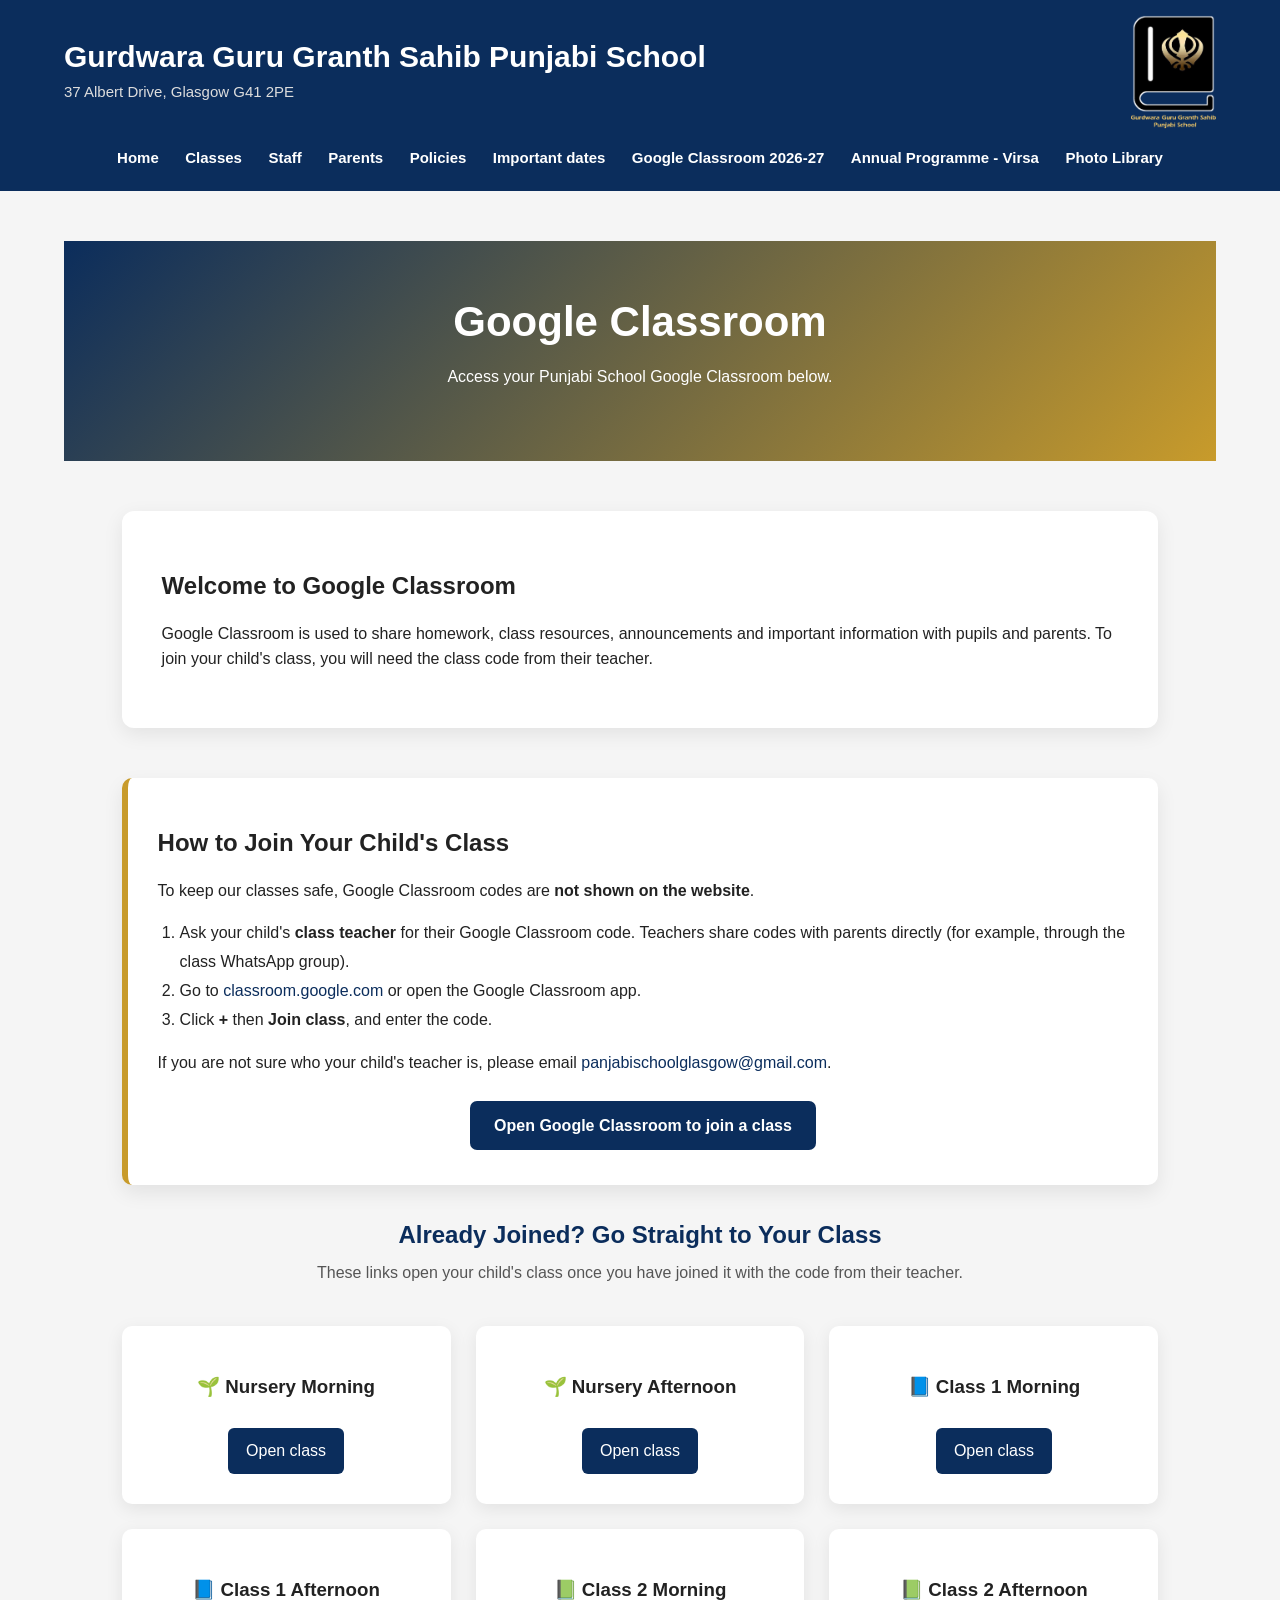
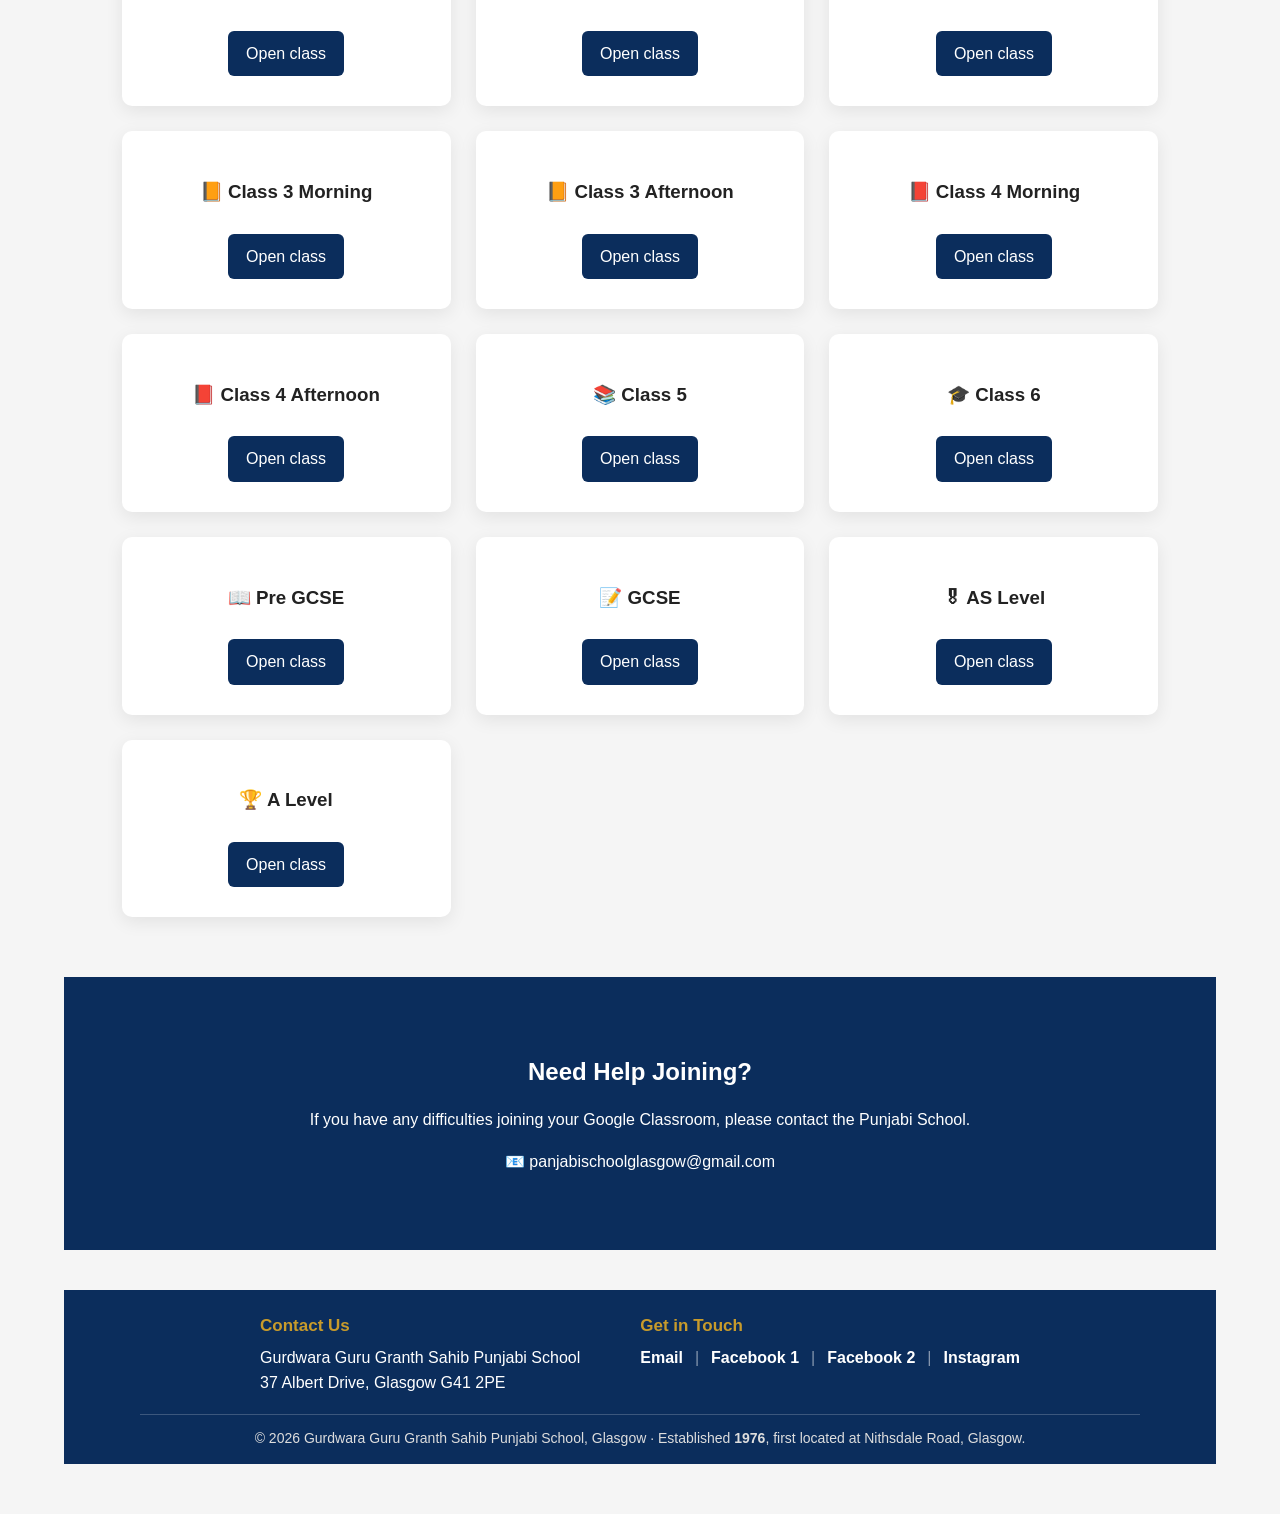
<file: googleclassroom.html>
<!DOCTYPE html>
<html lang="en">

<head>
    <meta charset="UTF-8">
    <meta name="viewport" content="width=device-width, initial-scale=1.0">

    <title>Punjabi School Glasgow</title>
    <link rel="icon" type="image/png" sizes="32x32" href="images/favicon-32.png">
    <link rel="icon" type="image/png" sizes="192x192" href="images/favicon-192.png">
    <link rel="apple-touch-icon" href="images/apple-touch-icon.png">

    <!-- Google Fonts -->
    <link href="https://fonts.googleapis.com/css2?family=Montserrat:wght@400;600;700&family=Open+Sans:wght@400;500;600&display=swap" rel="stylesheet">

    <!-- Main CSS -->
    <link rel="stylesheet" href="css/site.css">
</head>

<body>

    <!-- =========================
         HEADER
    ========================== -->

    <header class="top">

    <div class="container">

        <div class="school-logo">
            <a href="index.html">
                <img src="images/logo-header.png" alt="Punjabi School Logo">
            </a>
        </div>

        <div class="school-title">
            <h1>Gurdwara Guru Granth Sahib Punjabi School</h1>
            <p>37 Albert Drive, Glasgow G41 2PE</p>
        </div>

        <nav>
            <strong>
                <a href="index.html">Home</a>
                <a href="classes.html">Classes</a>
                <a href="staff.html">Staff</a>
                <a href="parents.html">Parents</a>
                <a href="policies.html">Policies</a>
                <a href="calendar.html">Important dates</a>
                <a href="googleclassroom.html">Google Classroom 2026-27</a>
                <a href="virsa.html">Annual Programme - Virsa</a>
                <a href="photo_library.html">Photo Library</a>
            </strong>
        </nav>

    </div>

</header>

<main>

<!-- PAGE BANNER -->

<section class="page-banner">

    <div class="container">

        <h1>Google Classroom</h1>

        <p>
            Access your Punjabi School Google Classroom below.
            
        </p>

    </div>

</section>


<!-- INTRODUCTION -->

<section class="container">

<div class="parent-box">

<h2>Welcome to Google Classroom</h2>

<p>

Google Classroom is used to share homework, class resources,
announcements and important information with pupils and parents.

To join your child's class, you will need the class code from their teacher.

</p>

</div>

</section>


<!-- CLASSROOM CARDS
     Class codes have been removed from the public website.
     Codes are now shared with parents directly by class teachers.
-->

<section class="container">

<div class="info-box classroom-codes-note">

<h2>How to Join Your Child's Class</h2>

<p>
    To keep our classes safe, Google Classroom codes are
    <strong>not shown on the website</strong>.
</p>

<ol>
    <li>Ask your child's <strong>class teacher</strong> for their Google Classroom code.
        Teachers share codes with parents directly (for example, through the class WhatsApp group).</li>
    <li>Go to <a href="https://classroom.google.com" target="_blank" rel="noopener noreferrer">classroom.google.com</a>
        or open the Google Classroom app.</li>
    <li>Click <strong>+</strong> then <strong>Join class</strong>, and enter the code.</li>
</ol>

<p>
    If you are not sure who your child's teacher is, please email
    <a href="mailto:panjabischoolglasgow@gmail.com">panjabischoolglasgow@gmail.com</a>.
</p>

<p class="classroom-join-btn">
    <a href="https://classroom.google.com/" target="_blank" rel="noopener noreferrer" class="btn">
        Open Google Classroom to join a class
    </a>
</p>

</div>

</section>


<!-- CLASS LINKS (no codes - these only open the class for families who have already joined) -->

<section class="container">

<h2 class="section-title">Already Joined? Go Straight to Your Class</h2>

<p class="classroom-links-note">
    These links open your child's class once you have joined it with the code from their teacher.
</p>

<div class="parent-grid">

<div class="parent-card">
<h3>🌱 Nursery Morning</h3>
<a href="https://classroom.google.com/c/NzA0MDk4MjI5Mjkx" target="_blank" rel="noopener noreferrer" class="btn-small">Open class</a>
</div>

<div class="parent-card">
<h3>🌱 Nursery Afternoon</h3>
<a href="https://classroom.google.com/c/NzA0MDk4MTU4NzU2" target="_blank" rel="noopener noreferrer" class="btn-small">Open class</a>
</div>

<div class="parent-card">
<h3>📘 Class 1 Morning</h3>
<a href="https://classroom.google.com/c/ODcxMTAwMjMyOTcw" target="_blank" rel="noopener noreferrer" class="btn-small">Open class</a>
</div>

<div class="parent-card">
<h3>📘 Class 1 Afternoon</h3>
<a href="https://classroom.google.com/c/NzY2NTkxODg4NzY1" target="_blank" rel="noopener noreferrer" class="btn-small">Open class</a>
</div>

<div class="parent-card">
<h3>📗 Class 2 Morning</h3>
<a href="https://classroom.google.com/c/ODcxMTAyMzI0MTc5" target="_blank" rel="noopener noreferrer" class="btn-small">Open class</a>
</div>

<div class="parent-card">
<h3>📗 Class 2 Afternoon</h3>
<a href="https://classroom.google.com/c/ODcxMTAyMTg0Nzc3" target="_blank" rel="noopener noreferrer" class="btn-small">Open class</a>
</div>

<div class="parent-card">
<h3>📙 Class 3 Morning</h3>
<a href="https://classroom.google.com/c/NzY2NTkyMTYyMzEx" target="_blank" rel="noopener noreferrer" class="btn-small">Open class</a>
</div>

<div class="parent-card">
<h3>📙 Class 3 Afternoon</h3>
<a href="https://classroom.google.com/c/NzY2NTkyMDYzNTUx" target="_blank" rel="noopener noreferrer" class="btn-small">Open class</a>
</div>

<div class="parent-card">
<h3>📕 Class 4 Morning</h3>
<a href="https://classroom.google.com/c/ODcxMTAyNDEyNDgw" target="_blank" rel="noopener noreferrer" class="btn-small">Open class</a>
</div>

<div class="parent-card">
<h3>📕 Class 4 Afternoon</h3>
<a href="https://classroom.google.com/c/ODcxMTAyMzYwNzQx" target="_blank" rel="noopener noreferrer" class="btn-small">Open class</a>
</div>

<div class="parent-card">
<h3>📚 Class 5</h3>
<a href="https://classroom.google.com/c/NzY2NTkyMjI3NDAx" target="_blank" rel="noopener noreferrer" class="btn-small">Open class</a>
</div>

<div class="parent-card">
<h3>🎓 Class 6</h3>
<a href="https://classroom.google.com/c/ODcxMTAxNjgzNjA1" target="_blank" rel="noopener noreferrer" class="btn-small">Open class</a>
</div>

<div class="parent-card">
<h3>📖 Pre GCSE</h3>
<a href="https://classroom.google.com/c/NzY2NTkyMjIzNzMx" target="_blank" rel="noopener noreferrer" class="btn-small">Open class</a>
</div>

<div class="parent-card">
<h3>📝 GCSE</h3>
<a href="https://classroom.google.com/c/NzY2NTkyNDQyODUy" target="_blank" rel="noopener noreferrer" class="btn-small">Open class</a>
</div>

<div class="parent-card">
<h3>🎖 AS Level</h3>
<a href="https://classroom.google.com/c/ODcxMTAyNDk5Mzgx" target="_blank" rel="noopener noreferrer" class="btn-small">Open class</a>
</div>

<div class="parent-card">
<h3>🏆 A Level</h3>
<a href="https://classroom.google.com/c/NzY2NTkyMjEzNzgw" target="_blank" rel="noopener noreferrer" class="btn-small">Open class</a>
</div>

</div>

</section>


<!-- HELP -->

<section class="contact-box">

<div class="container">

<h2>Need Help Joining?</h2>

<p>

If you have any difficulties joining your Google Classroom,
please contact the Punjabi School.

</p>

<p>

📧 panjabischoolglasgow@gmail.com

</p>

</div>

</section>
<footer class="main-footer" id="contact">

        <div class="footer-container footer-compact">

            <div class="footer-col">
                <h3>Contact Us</h3>
                <p>
                    Gurdwara Guru Granth Sahib Punjabi School<br>
                    37 Albert Drive, Glasgow G41 2PE
                </p>
            </div>

            <div class="footer-col footer-links">
                <h3>Get in Touch</h3>
                <p>
                    <a href="mailto:panjabischoolglasgow@gmail.com">Email</a>
                    <a href="https://www.facebook.com/PanjabiHeritageCultureSchool/" target="_blank" rel="noopener noreferrer">Facebook 1</a>
                    <a href="https://www.facebook.com/TheGlasgowGurdwara/" target="_blank" rel="noopener noreferrer">Facebook 2</a>
                    <a href="https://www.instagram.com/theglasgowgurdwara/" target="_blank" rel="noopener noreferrer">Instagram</a>
                </p>
            </div>

        </div>

        <div class="footer-bottom">
            <p>
                &copy; 2026 Gurdwara Guru Granth Sahib Punjabi School, Glasgow &middot;
                Established <strong>1976</strong>, first located at Nithsdale Road, Glasgow.
            </p>
        </div>

    </footer>


    <!-- JavaScript - only load once -->
    <script src="js/script.js"></script>

</body>
</html>
</file>
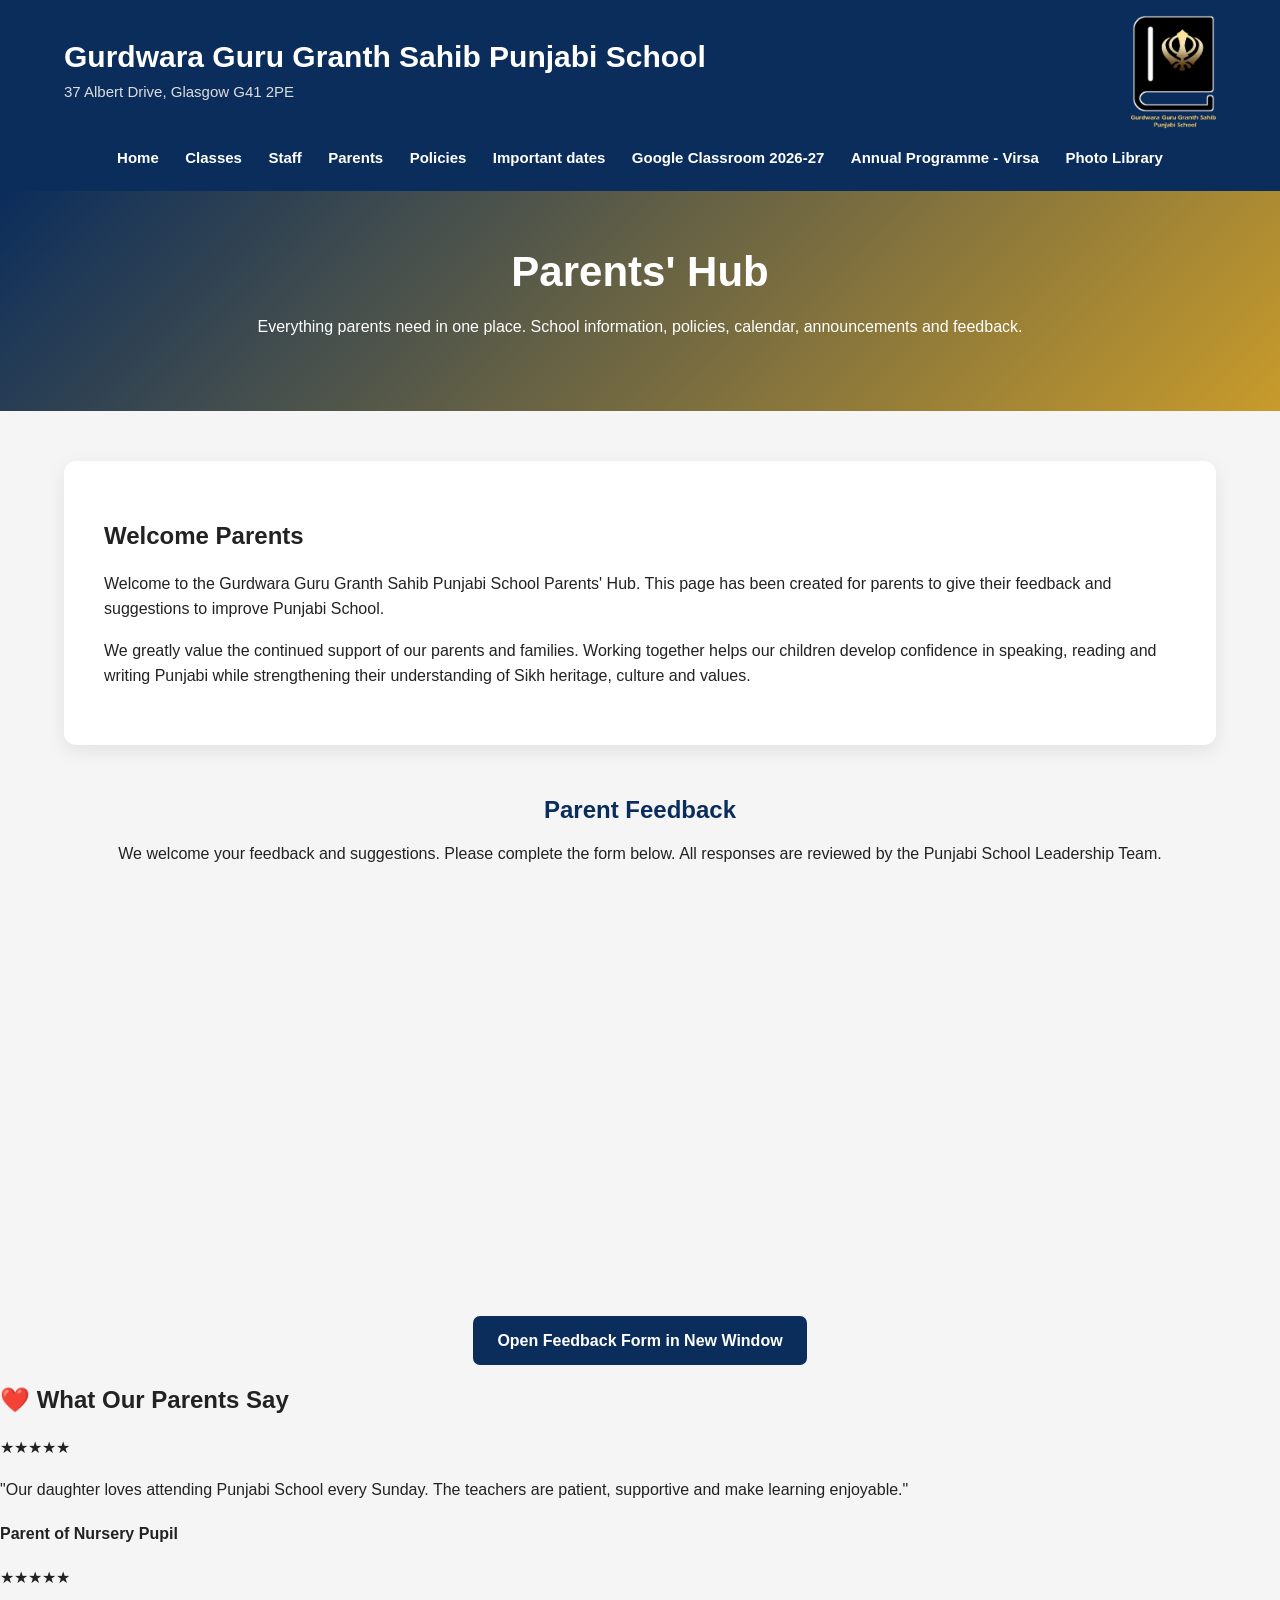
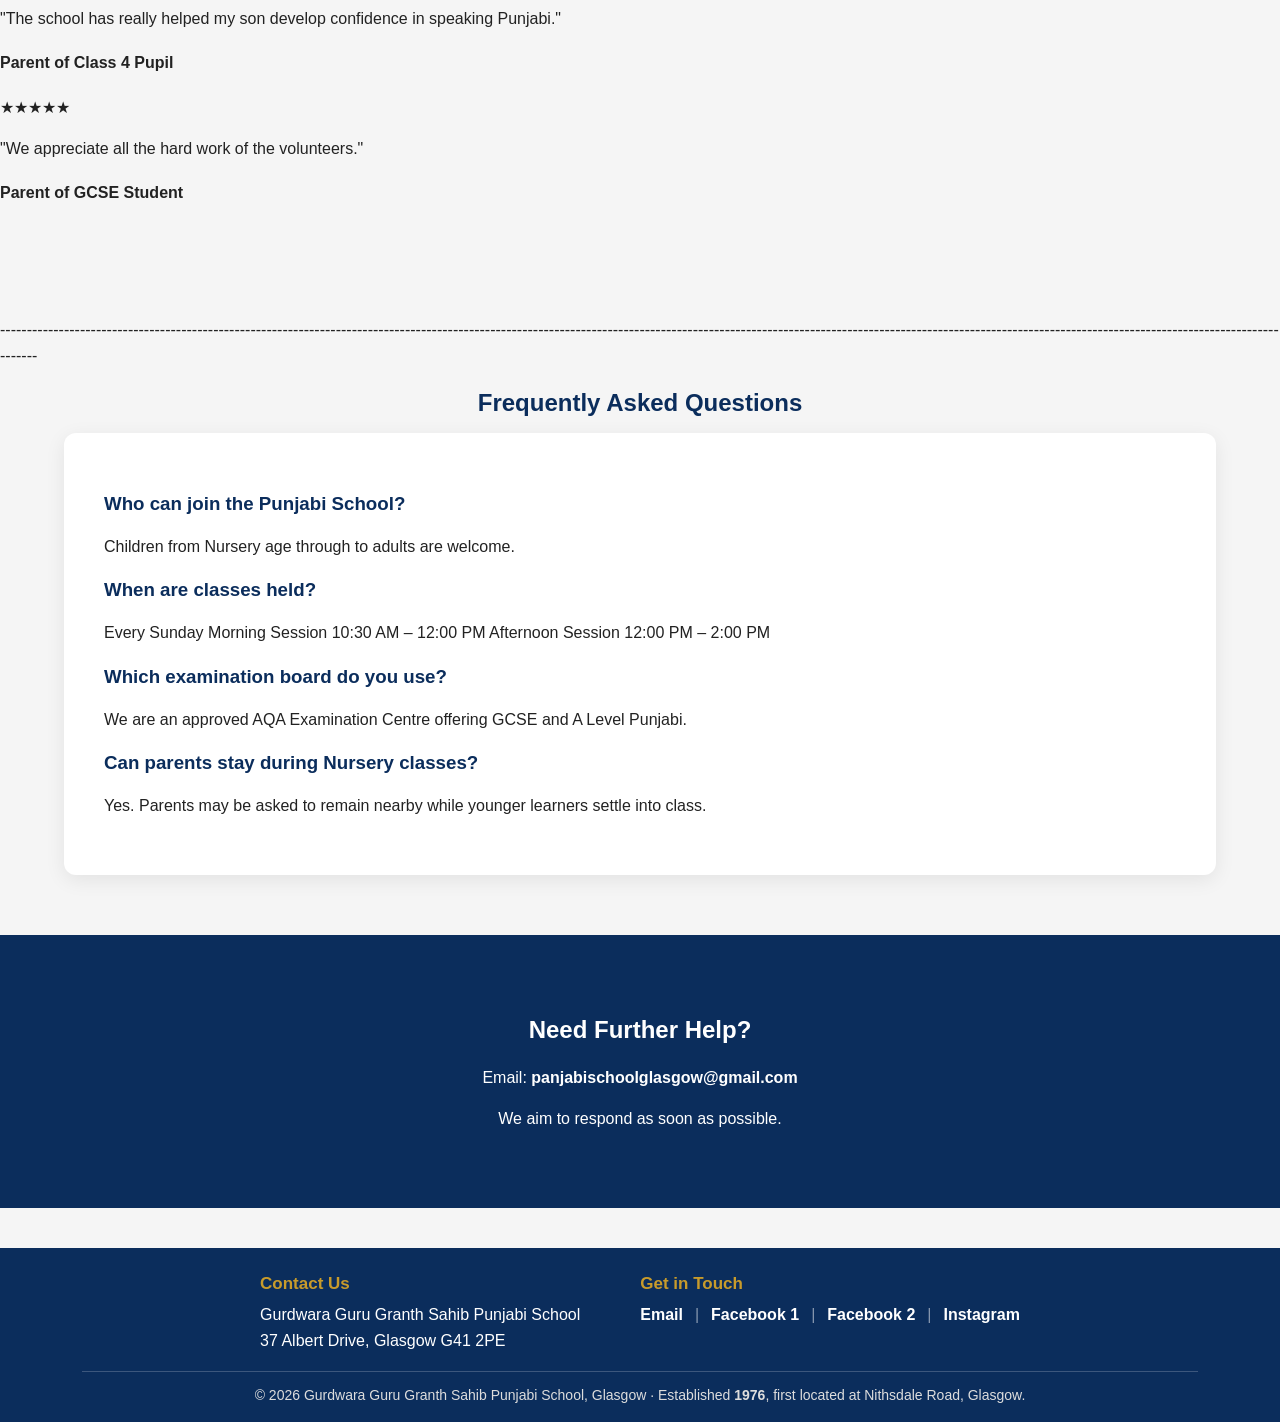
<file: parents.html>
<!DOCTYPE html>
<html lang="en">

<head>
    <meta charset="UTF-8">
    <meta name="viewport" content="width=device-width, initial-scale=1.0">

    <title>Punjabi School Glasgow</title>
    <link rel="icon" type="image/png" sizes="32x32" href="images/favicon-32.png">
    <link rel="icon" type="image/png" sizes="192x192" href="images/favicon-192.png">
    <link rel="apple-touch-icon" href="images/apple-touch-icon.png">

    <!-- Google Fonts -->
    <link href="https://fonts.googleapis.com/css2?family=Montserrat:wght@400;600;700&family=Open+Sans:wght@400;500;600&display=swap" rel="stylesheet">

    <!-- Main CSS -->
    <link rel="stylesheet" href="css/site.css">
</head>

<body>

    <!-- =========================
         HEADER
    ========================== -->

    <header class="top">

    <div class="container">

        <div class="school-logo">
            <a href="index.html">
                <img src="images/logo-header.png" alt="Punjabi School Logo">
            </a>
        </div>

        <div class="school-title">
            <h1>Gurdwara Guru Granth Sahib Punjabi School</h1>
            <p>37 Albert Drive, Glasgow G41 2PE</p>
        </div>

        <nav>
            <strong>
                <a href="index.html">Home</a>
                <a href="classes.html">Classes</a>
                <a href="staff.html">Staff</a>
                <a href="parents.html">Parents</a>
                <a href="policies.html">Policies</a>
                <a href="calendar.html">Important dates</a>
                <a href="googleclassroom.html">Google Classroom 2026-27</a>
                <a href="virsa.html">Annual Programme - Virsa</a>
                <a href="photo_library.html">Photo Library</a>
            </strong>
        </nav>

    </div>

</header>



<!-- Page Banner -->

<section class="page-banner">

<div class="container">

<h1>Parents' Hub</h1>

<p>

Everything parents need in one place.

School information, policies, calendar, announcements and feedback.

</p>

</div>

</section>


<!-- Welcome -->

<section class="container">

<div class="parent-box">

<h2>Welcome Parents</h2>

<p>

Welcome to the Gurdwara Guru Granth Sahib Punjabi School Parents' Hub.

This page has been created for parents to give their feedback and suggestions to improve Punjabi School.

</p>

<p>

We greatly value the continued support of our parents and families. Working together helps our children develop confidence in speaking, reading and writing Punjabi while strengthening their understanding of Sikh heritage, culture and values.

</p>

</div>

</section>



</div>

</div>


<!-- Feedback -->

<section class="container">

<h2 class="section-title">

Parent Feedback

</h2>

<p style="text-align:center;">

We welcome your feedback and suggestions.

Please complete the form below.

All responses are reviewed by the Punjabi School Leadership Team.

</p>

<iframe

src="https://docs.google.com/forms/d/e/1FAIpQLSfqS1aUIVU6wrmRSCqcPovjNYmL-RncIEZxeACduGi4fWWHgw/viewform?embedded=true"

width="100%"

height="1200"

frameborder="0"

marginheight="0"

marginwidth="0">

Loading…

</iframe>

<br><br>

<div style="text-align:center;">

<a href="https://docs.google.com/forms/d/e/1FAIpQLSfqS1aUIVU6wrmRSCqcPovjNYmL-RncIEZxeACduGi4fWWHgw/viewform"

target="_blank"

class="btn">

Open Feedback Form in New Window

</a>

</div>

</section>

<section class="testimonials">

<h2>❤️ What Our Parents Say</h2>

<div class="testimonial-card">

<div class="stars">★★★★★</div>

<p>

"Our daughter loves attending Punjabi School every Sunday.
The teachers are patient, supportive and make learning enjoyable."

</p>

<h4>

Parent of Nursery Pupil

</h4>

</div>

<div class="testimonial-card">

<div class="stars">★★★★★</div>

<p>

"The school has really helped my son develop confidence in speaking Punjabi."

</p>

<h4>

Parent of Class 4 Pupil

</h4>

</div>

<div class="testimonial-card">

<div class="stars">★★★★★</div>

<p>

"We appreciate all the hard work of the volunteers."

</p>

<h4>

Parent of GCSE Student

</h4>

</div>

</section>
<br>
<br>
<br>
<p>[base64]</p>


<!-- FAQ -->

<section class="container">

<h2 class="section-title">

Frequently Asked Questions

</h2>

<div class="faq">

<h3>Who can join the Punjabi School?</h3>

<p>

Children from Nursery age through to adults are welcome.

</p>

<h3>When are classes held?</h3>

<p>

Every Sunday

Morning Session

10:30 AM – 12:00 PM

Afternoon Session

12:00 PM – 2:00 PM

</p>

<h3>Which examination board do you use?</h3>

<p>

We are an approved AQA Examination Centre offering GCSE and A Level Punjabi.

</p>

<h3>Can parents stay during Nursery classes?</h3>

<p>

Yes. Parents may be asked to remain nearby while younger learners settle into class.

</p>

</div>

</section>


<!-- Contact -->

<section class="contact-box">

<div class="container">

<h2>

Need Further Help?

</h2>

<p>

Email:

<strong>

panjabischoolglasgow@gmail.com

</strong>

</p>

<p>

We aim to respond as soon as possible.

</p>

</div>

</section>

<footer class="main-footer" id="contact">

        <div class="footer-container footer-compact">

            <div class="footer-col">
                <h3>Contact Us</h3>
                <p>
                    Gurdwara Guru Granth Sahib Punjabi School<br>
                    37 Albert Drive, Glasgow G41 2PE
                </p>
            </div>

            <div class="footer-col footer-links">
                <h3>Get in Touch</h3>
                <p>
                    <a href="mailto:panjabischoolglasgow@gmail.com">Email</a>
                    <a href="https://www.facebook.com/PanjabiHeritageCultureSchool/" target="_blank" rel="noopener noreferrer">Facebook 1</a>
                    <a href="https://www.facebook.com/TheGlasgowGurdwara/" target="_blank" rel="noopener noreferrer">Facebook 2</a>
                    <a href="https://www.instagram.com/theglasgowgurdwara/" target="_blank" rel="noopener noreferrer">Instagram</a>
                </p>
            </div>

        </div>

        <div class="footer-bottom">
            <p>
                &copy; 2026 Gurdwara Guru Granth Sahib Punjabi School, Glasgow &middot;
                Established <strong>1976</strong>, first located at Nithsdale Road, Glasgow.
            </p>
        </div>

    </footer>


    <!-- JavaScript - only load once -->
    <script src="js/script.js"></script>

</body>
</html>
</file>
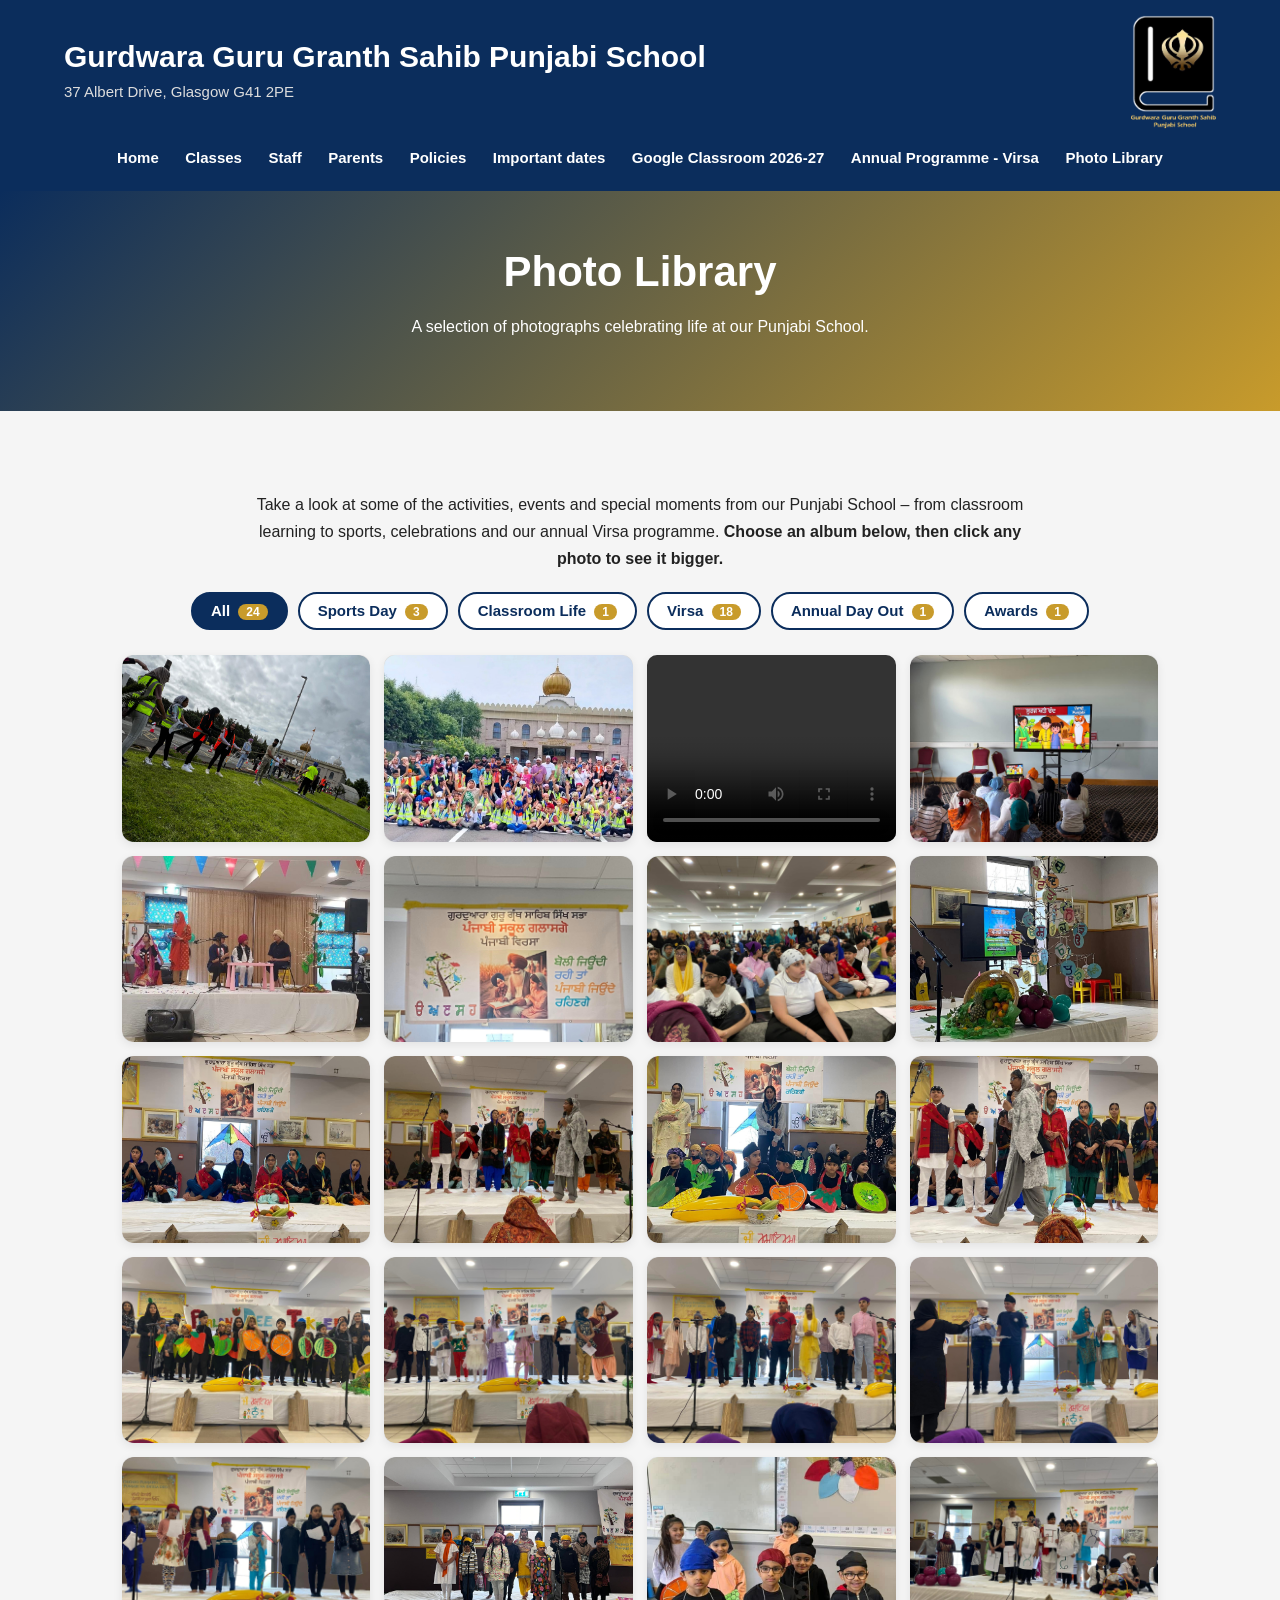
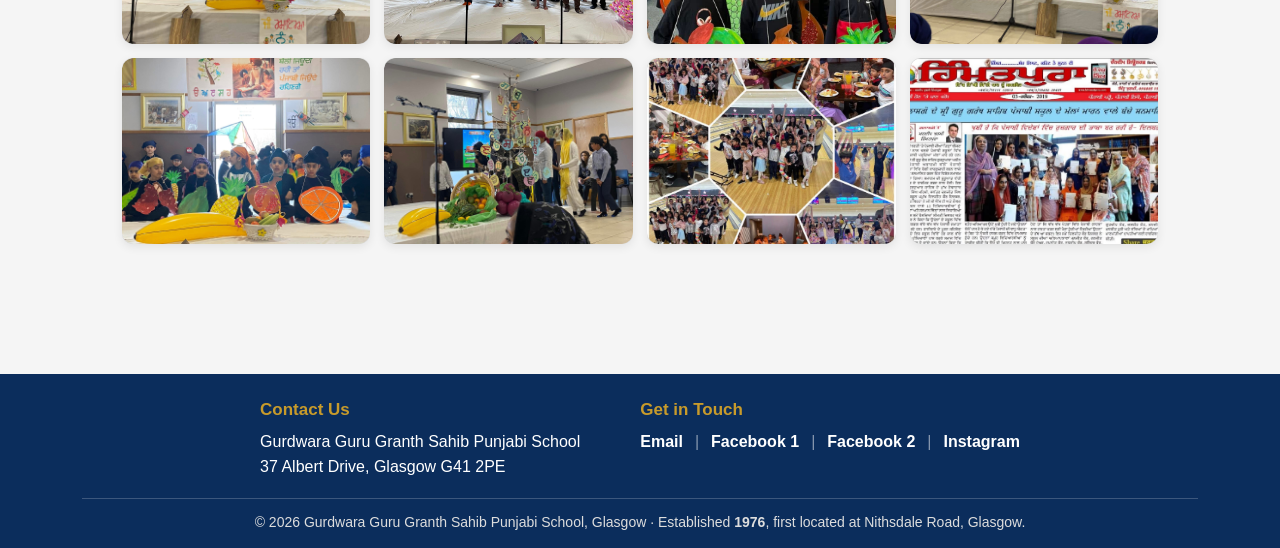
<file: photo_library.html>
<!DOCTYPE html>
<html lang="en">

<head>
    <meta charset="UTF-8">
    <meta name="viewport" content="width=device-width, initial-scale=1.0">

    <title>Punjabi School Glasgow</title>
    <link rel="icon" type="image/png" sizes="32x32" href="images/favicon-32.png">
    <link rel="icon" type="image/png" sizes="192x192" href="images/favicon-192.png">
    <link rel="apple-touch-icon" href="images/apple-touch-icon.png">

    <!-- Google Fonts -->
    <link href="https://fonts.googleapis.com/css2?family=Montserrat:wght@400;600;700&family=Open+Sans:wght@400;500;600&display=swap" rel="stylesheet">

    <!-- Main CSS -->
    <link rel="stylesheet" href="css/site.css">
</head>

<body>

    <!-- =========================
         HEADER
    ========================== -->

    <header class="top">

    <div class="container">

        <div class="school-logo">
            <a href="index.html">
                <img src="images/logo-header.png" alt="Punjabi School Logo">
            </a>
        </div>

        <div class="school-title">
            <h1>Gurdwara Guru Granth Sahib Punjabi School</h1>
            <p>37 Albert Drive, Glasgow G41 2PE</p>
        </div>

        <nav>
            <strong>
                <a href="index.html">Home</a>
                <a href="classes.html">Classes</a>
                <a href="staff.html">Staff</a>
                <a href="parents.html">Parents</a>
                <a href="policies.html">Policies</a>
                <a href="calendar.html">Important dates</a>
                <a href="googleclassroom.html">Google Classroom 2026-27</a>
                <a href="virsa.html">Annual Programme - Virsa</a>
                <a href="photo_library.html">Photo Library</a>
            </strong>
        </nav>

    </div>

</header>



<!-- =========================
     PAGE BANNER
========================= -->

<section class="page-banner">

    <div class="container">

        <h1>Photo Library</h1>

        <p>
            A selection of photographs celebrating life at our Punjabi School.
        </p>

    </div>

</section>



<main>

<!-- =========================
     INTRODUCTION
========================= -->

<section class="container gallery-intro">
    <p>
        Take a look at some of the activities, events and special moments
        from our Punjabi School &ndash; from classroom learning to sports,
        celebrations and our annual Virsa programme.
        <strong>Choose an album below, then click any photo to see it bigger.</strong>
    </p>
</section>


<!-- =========================
     ALBUM BUTTONS
     (to add an album: add a button here with a new data-filter name,
      then give its photos the same data-album name)
========================= -->

<section class="container">

    <div class="album-filters">
            <button class="album-btn active" data-filter="all">All <span>24</span></button>
            <button class="album-btn" data-filter="sports">Sports Day <span>3</span></button>
            <button class="album-btn" data-filter="classroom">Classroom Life <span>1</span></button>
            <button class="album-btn" data-filter="virsa">Virsa <span>18</span></button>
            <button class="album-btn" data-filter="outing">Annual Day Out <span>1</span></button>
            <button class="album-btn" data-filter="awards">Awards <span>1</span></button>
    </div>


<!-- =========================
     PHOTOS
     (to add a photo: copy one <figure> block, change the image name
      and set data-album to the right album)
========================= -->

    <div class="photo-grid" id="photo-grid">

            <figure class="photo" data-album="sports">
                <img src="images/sports day 1.jpeg" alt="Punjabi School Sports Day" class="zoomable" loading="lazy">
                <figcaption>Sports Day</figcaption>
            </figure>

            <figure class="photo" data-album="sports">
                <img src="images/sports day 2024.PNG" alt="Punjabi School Sports Day" class="zoomable" loading="lazy">
                <figcaption>Sports Day</figcaption>
            </figure>

            <figure class="photo photo-video" data-album="sports">
                <video controls preload="metadata">
                    <source src="images/sports day1.mp4" type="video/mp4">
                    Your browser does not support the video.
                </video>
                <figcaption>Sports Day &ndash; video</figcaption>
            </figure>

            <figure class="photo" data-album="classroom">
                <img src="images/classroom 1.jpeg" alt="Punjabi School classroom" class="zoomable" loading="lazy">
                <figcaption>Classroom Life</figcaption>
            </figure>

            <figure class="photo" data-album="virsa">
                <img src="images/virsa 1.jpeg" alt="Virsa annual programme" class="zoomable" loading="lazy">
                <figcaption>Virsa</figcaption>
            </figure>

            <figure class="photo" data-album="virsa">
                <img src="images/virsa 3.jpeg" alt="Virsa annual programme" class="zoomable" loading="lazy">
                <figcaption>Virsa</figcaption>
            </figure>

            <figure class="photo" data-album="virsa">
                <img src="images/virsa 4.jpeg" alt="Virsa annual programme" class="zoomable" loading="lazy">
                <figcaption>Virsa</figcaption>
            </figure>

            <figure class="photo" data-album="virsa">
                <img src="images/virsa 5.jpeg" alt="Virsa annual programme" class="zoomable" loading="lazy">
                <figcaption>Virsa</figcaption>
            </figure>

            <figure class="photo" data-album="virsa">
                <img src="images/virsa 6.jpeg" alt="Virsa annual programme" class="zoomable" loading="lazy">
                <figcaption>Virsa</figcaption>
            </figure>

            <figure class="photo" data-album="virsa">
                <img src="images/virsa 7.jpeg" alt="Virsa annual programme" class="zoomable" loading="lazy">
                <figcaption>Virsa</figcaption>
            </figure>

            <figure class="photo" data-album="virsa">
                <img src="images/virsa 8.jpeg" alt="Virsa annual programme" class="zoomable" loading="lazy">
                <figcaption>Virsa</figcaption>
            </figure>

            <figure class="photo" data-album="virsa">
                <img src="images/virsa 9.jpeg" alt="Virsa annual programme" class="zoomable" loading="lazy">
                <figcaption>Virsa</figcaption>
            </figure>

            <figure class="photo" data-album="virsa">
                <img src="images/virsa 10.jpeg" alt="Virsa annual programme" class="zoomable" loading="lazy">
                <figcaption>Virsa</figcaption>
            </figure>

            <figure class="photo" data-album="virsa">
                <img src="images/virsa 11.jpeg" alt="Virsa annual programme" class="zoomable" loading="lazy">
                <figcaption>Virsa</figcaption>
            </figure>

            <figure class="photo" data-album="virsa">
                <img src="images/virsa 12.jpeg" alt="Virsa annual programme" class="zoomable" loading="lazy">
                <figcaption>Virsa</figcaption>
            </figure>

            <figure class="photo" data-album="virsa">
                <img src="images/virsa 13.jpeg" alt="Virsa annual programme" class="zoomable" loading="lazy">
                <figcaption>Virsa</figcaption>
            </figure>

            <figure class="photo" data-album="virsa">
                <img src="images/virsa 14.jpeg" alt="Virsa annual programme" class="zoomable" loading="lazy">
                <figcaption>Virsa</figcaption>
            </figure>

            <figure class="photo" data-album="virsa">
                <img src="images/virsa 15.jpeg" alt="Virsa annual programme" class="zoomable" loading="lazy">
                <figcaption>Virsa</figcaption>
            </figure>

            <figure class="photo" data-album="virsa">
                <img src="images/virsa 16.jpeg" alt="Virsa annual programme" class="zoomable" loading="lazy">
                <figcaption>Virsa</figcaption>
            </figure>

            <figure class="photo" data-album="virsa">
                <img src="images/virsa 17.jpeg" alt="Virsa annual programme" class="zoomable" loading="lazy">
                <figcaption>Virsa</figcaption>
            </figure>

            <figure class="photo" data-album="virsa">
                <img src="images/virsa 18.jpeg" alt="Virsa annual programme" class="zoomable" loading="lazy">
                <figcaption>Virsa</figcaption>
            </figure>

            <figure class="photo" data-album="virsa">
                <img src="images/virsa 19.jpeg" alt="Virsa annual programme" class="zoomable" loading="lazy">
                <figcaption>Virsa</figcaption>
            </figure>

            <figure class="photo" data-album="outing">
                <img src="images/outing 1.jpeg" alt="Punjabi School annual day out" class="zoomable" loading="lazy">
                <figcaption>Annual Day Out</figcaption>
            </figure>

            <figure class="photo" data-album="awards">
                <img src="images/awards 1.jpeg" alt="Punjabi School awards" class="zoomable" loading="lazy">
                <figcaption>Awards</figcaption>
            </figure>

    </div>

</section>

</main>



<!-- =========================
     FOOTER
========================= -->

<footer class="main-footer" id="contact">

        <div class="footer-container footer-compact">

            <div class="footer-col">
                <h3>Contact Us</h3>
                <p>
                    Gurdwara Guru Granth Sahib Punjabi School<br>
                    37 Albert Drive, Glasgow G41 2PE
                </p>
            </div>

            <div class="footer-col footer-links">
                <h3>Get in Touch</h3>
                <p>
                    <a href="mailto:panjabischoolglasgow@gmail.com">Email</a>
                    <a href="https://www.facebook.com/PanjabiHeritageCultureSchool/" target="_blank" rel="noopener noreferrer">Facebook 1</a>
                    <a href="https://www.facebook.com/TheGlasgowGurdwara/" target="_blank" rel="noopener noreferrer">Facebook 2</a>
                    <a href="https://www.instagram.com/theglasgowgurdwara/" target="_blank" rel="noopener noreferrer">Instagram</a>
                </p>
            </div>

        </div>

        <div class="footer-bottom">
            <p>
                &copy; 2026 Gurdwara Guru Granth Sahib Punjabi School, Glasgow &middot;
                Established <strong>1976</strong>, first located at Nithsdale Road, Glasgow.
            </p>
        </div>

    </footer>


    <!-- JavaScript - only load once -->
    <script src="js/script.js"></script>

<script src="js/lightbox.js"></script>
<script src="js/gallery.js"></script>
</body>
</html>
</file>
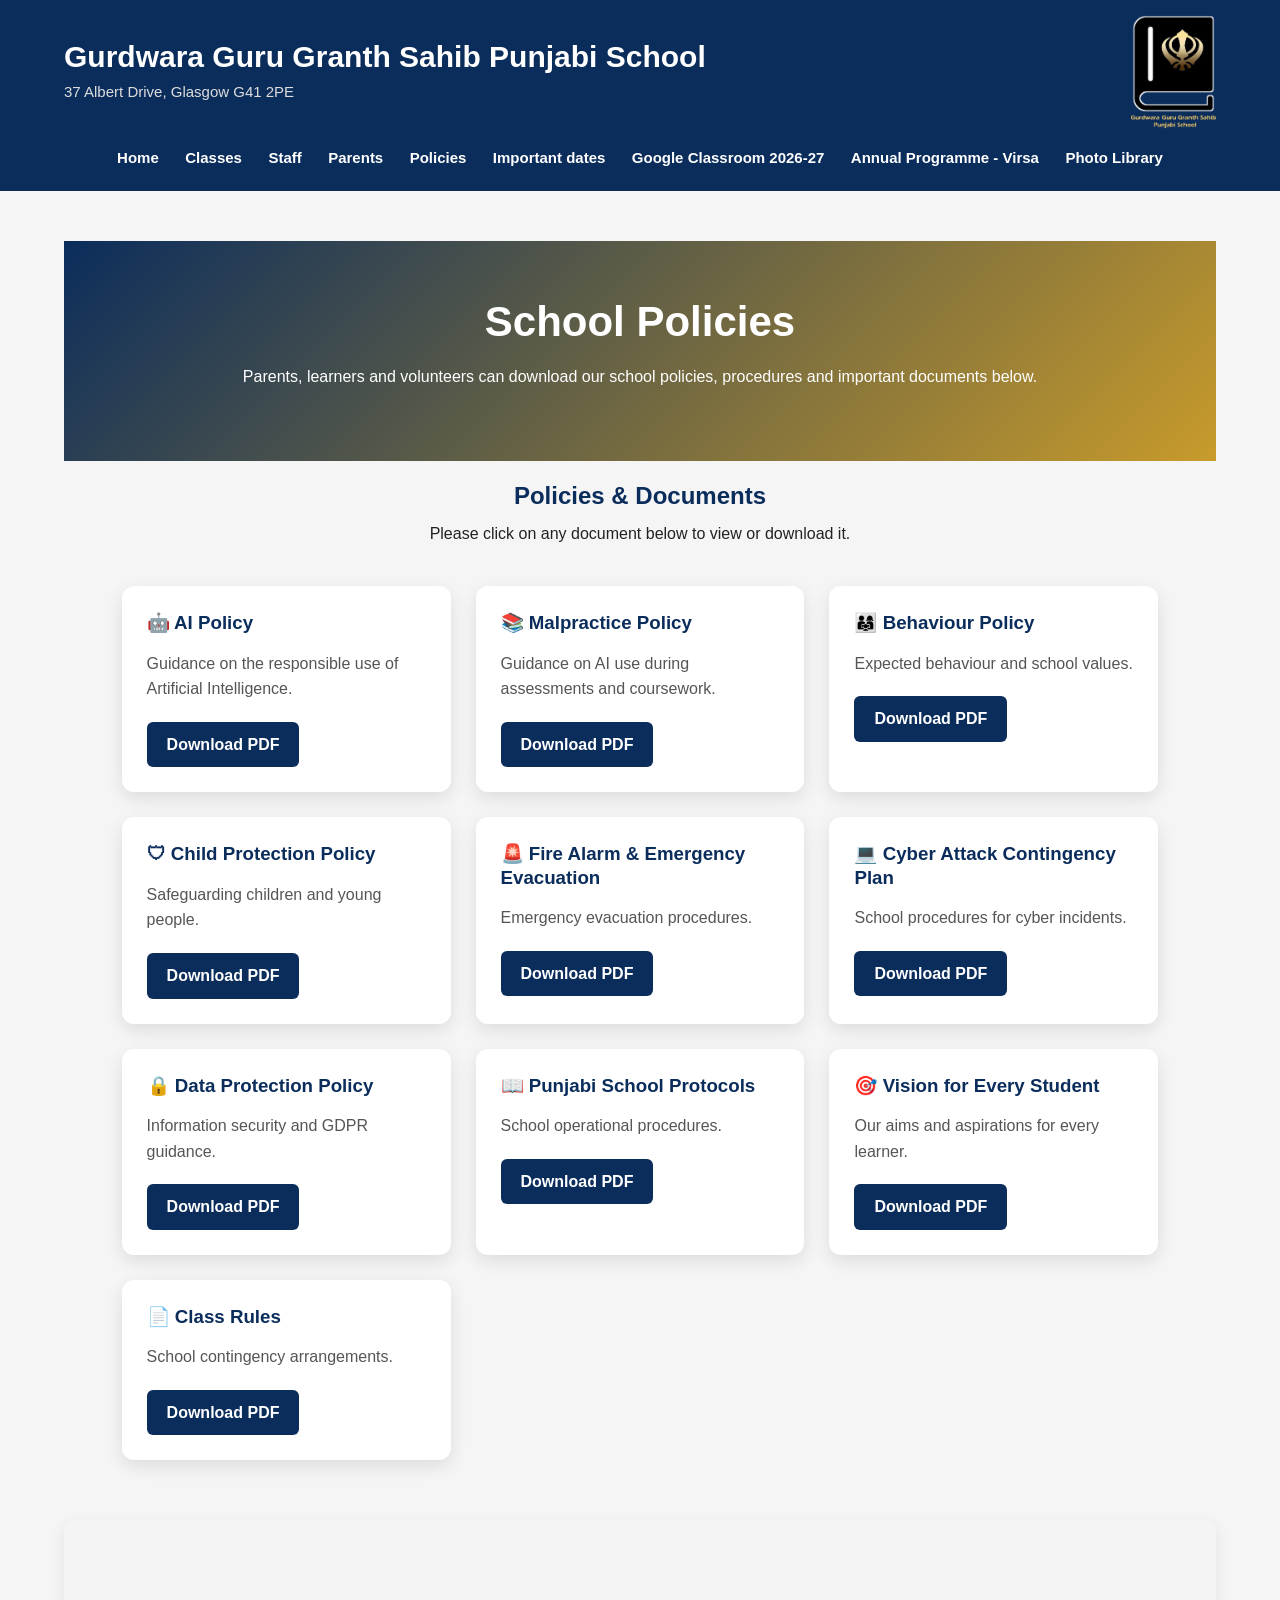
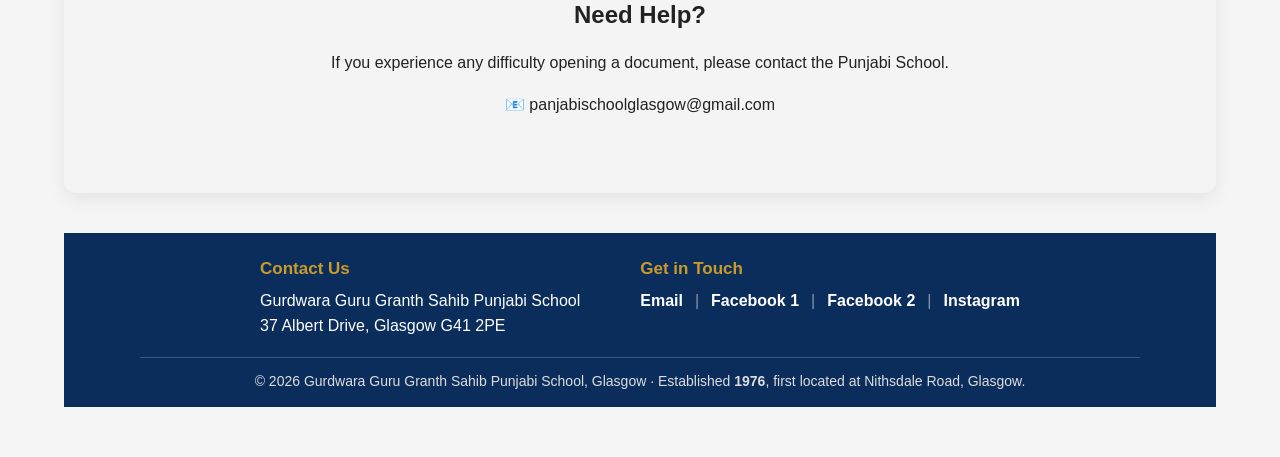
<file: policies.html>
<!DOCTYPE html>
<html lang="en">

<head>
    <meta charset="UTF-8">
    <meta name="viewport" content="width=device-width, initial-scale=1.0">

    <title>Punjabi School Glasgow</title>
    <link rel="icon" type="image/png" sizes="32x32" href="images/favicon-32.png">
    <link rel="icon" type="image/png" sizes="192x192" href="images/favicon-192.png">
    <link rel="apple-touch-icon" href="images/apple-touch-icon.png">

    <!-- Google Fonts -->
    <link href="https://fonts.googleapis.com/css2?family=Montserrat:wght@400;600;700&family=Open+Sans:wght@400;500;600&display=swap" rel="stylesheet">

    <!-- Main CSS -->
    <link rel="stylesheet" href="css/site.css">
</head>

<body class="policies-page">

    <!-- =========================
         HEADER
    ========================== -->

    <header class="top">

    <div class="container">

        <div class="school-logo">
            <a href="index.html">
                <img src="images/logo-header.png" alt="Punjabi School Logo">
            </a>
        </div>

        <div class="school-title">
            <h1>Gurdwara Guru Granth Sahib Punjabi School</h1>
            <p>37 Albert Drive, Glasgow G41 2PE</p>
        </div>

        <nav>
            <strong>
                <a href="index.html">Home</a>
                <a href="classes.html">Classes</a>
                <a href="staff.html">Staff</a>
                <a href="parents.html">Parents</a>
                <a href="policies.html">Policies</a>
                <a href="calendar.html">Important dates</a>
                <a href="googleclassroom.html">Google Classroom 2026-27</a>
                <a href="virsa.html">Annual Programme - Virsa</a>
                <a href="photo_library.html">Photo Library</a>
            </strong>
        </nav>

    </div>

</header>

<main>

<section class="page-banner">

    <div class="container">

        <h1>School Policies</h1>
		

        <p>
            Parents, learners and volunteers can download our school policies,
            procedures and important documents below.
        </p>

    </div>

</section>

<section class="container">

<h2 class="section-title">Policies & Documents</h2>

<p class="policy-intro">

Please click on any document below to view or download it.

</p>

<div class="policy-grid">

<div class="policy-card">
<h3>🤖 AI Policy</h3>
<p>Guidance on the responsible use of Artificial Intelligence.</p>
<a href="documents/AI Policy.pdf" target="_blank">Download PDF</a>
</div>

<div class="policy-card">
<h3>📚 Malpractice Policy</h3>
<p>Guidance on AI use during assessments and coursework.</p>
<a href="documents/MALPRACTICE POLICY.pdf" target="_blank">Download PDF</a>
</div>

<div class="policy-card">
<h3>👨‍👩‍👧 Behaviour Policy</h3>
<p>Expected behaviour and school values.</p>
<a href="documents/Behavior policy.pdf" target="_blank">Download PDF</a>
</div>

<div class="policy-card">
<h3>🛡 Child Protection Policy</h3>
<p>Safeguarding children and young people.</p>
<a href="documents/Child protection policy.pdf" target="_blank">Download PDF</a>
</div>

<div class="policy-card">
<h3>🚨 Fire Alarm & Emergency Evacuation</h3>
<p>Emergency evacuation procedures.</p>
<a href="documents/Fire Alarm and Emergency Evacuation Policy PS.pdf" target="_blank">Download PDF</a>
</div>

<div class="policy-card">
<h3>💻 Cyber Attack Contingency Plan</h3>
<p>School procedures for cyber incidents.</p>
<a href="documents/Cyber attack contingency plan.pdf" target="_blank">Download PDF</a>
</div>

<div class="policy-card">
<h3>🔒 Data Protection Policy</h3>
<p>Information security and GDPR guidance.</p>
<a href="documents/Data Protection Policy for teachers.pdf" target="_blank">Download PDF</a>
</div>

<!-- <div class="policy-card">
<h3>⚠  </h3>
<p> </p>
<a href="documents/M .pdf" target="_blank">Download PDF</a>
</div>

<div class="policy-card">
<h3>🏫 Punjabi School Rules</h3>
<p>Rules and expectations for all learners.</p>
<a href="documents/Punjabi School Rules.pdf" target="_blank">Download PDF</a>
</div> -->

<div class="policy-card">
<h3>📖 Punjabi School Protocols</h3>
<p>School operational procedures.</p>
<a href="documents/Punjabi School Protocols.pdf" target="_blank">Download PDF</a>
</div>

<div class="policy-card">
<h3>🎯 Vision for Every Student</h3>
<p>Our aims and aspirations for every learner.</p>
<a href="documents/Our vision for each student.pdf" target="_blank">Download PDF</a>
</div>

<div class="policy-card">
<h3>📄 Class Rules</h3>
<p>School contingency arrangements.</p>
<a href="documents/PUNJABI SCHOOL Class Rules.pdf" target="_blank">Download PDF</a>
</div>

</div>

</section>

<section class="download-note">

<div class="container">

<h2>Need Help?</h2>

<p>

If you experience any difficulty opening a document,
please contact the Punjabi School.

</p>

<p>

📧 panjabischoolglasgow@gmail.com

</p>

</div>

</section>
<footer class="main-footer" id="contact">

        <div class="footer-container footer-compact">

            <div class="footer-col">
                <h3>Contact Us</h3>
                <p>
                    Gurdwara Guru Granth Sahib Punjabi School<br>
                    37 Albert Drive, Glasgow G41 2PE
                </p>
            </div>

            <div class="footer-col footer-links">
                <h3>Get in Touch</h3>
                <p>
                    <a href="mailto:panjabischoolglasgow@gmail.com">Email</a>
                    <a href="https://www.facebook.com/PanjabiHeritageCultureSchool/" target="_blank" rel="noopener noreferrer">Facebook 1</a>
                    <a href="https://www.facebook.com/TheGlasgowGurdwara/" target="_blank" rel="noopener noreferrer">Facebook 2</a>
                    <a href="https://www.instagram.com/theglasgowgurdwara/" target="_blank" rel="noopener noreferrer">Instagram</a>
                </p>
            </div>

        </div>

        <div class="footer-bottom">
            <p>
                &copy; 2026 Gurdwara Guru Granth Sahib Punjabi School, Glasgow &middot;
                Established <strong>1976</strong>, first located at Nithsdale Road, Glasgow.
            </p>
        </div>

    </footer>


    <!-- JavaScript - only load once -->
    <script src="js/script.js"></script>

</body>
</html>
</file>
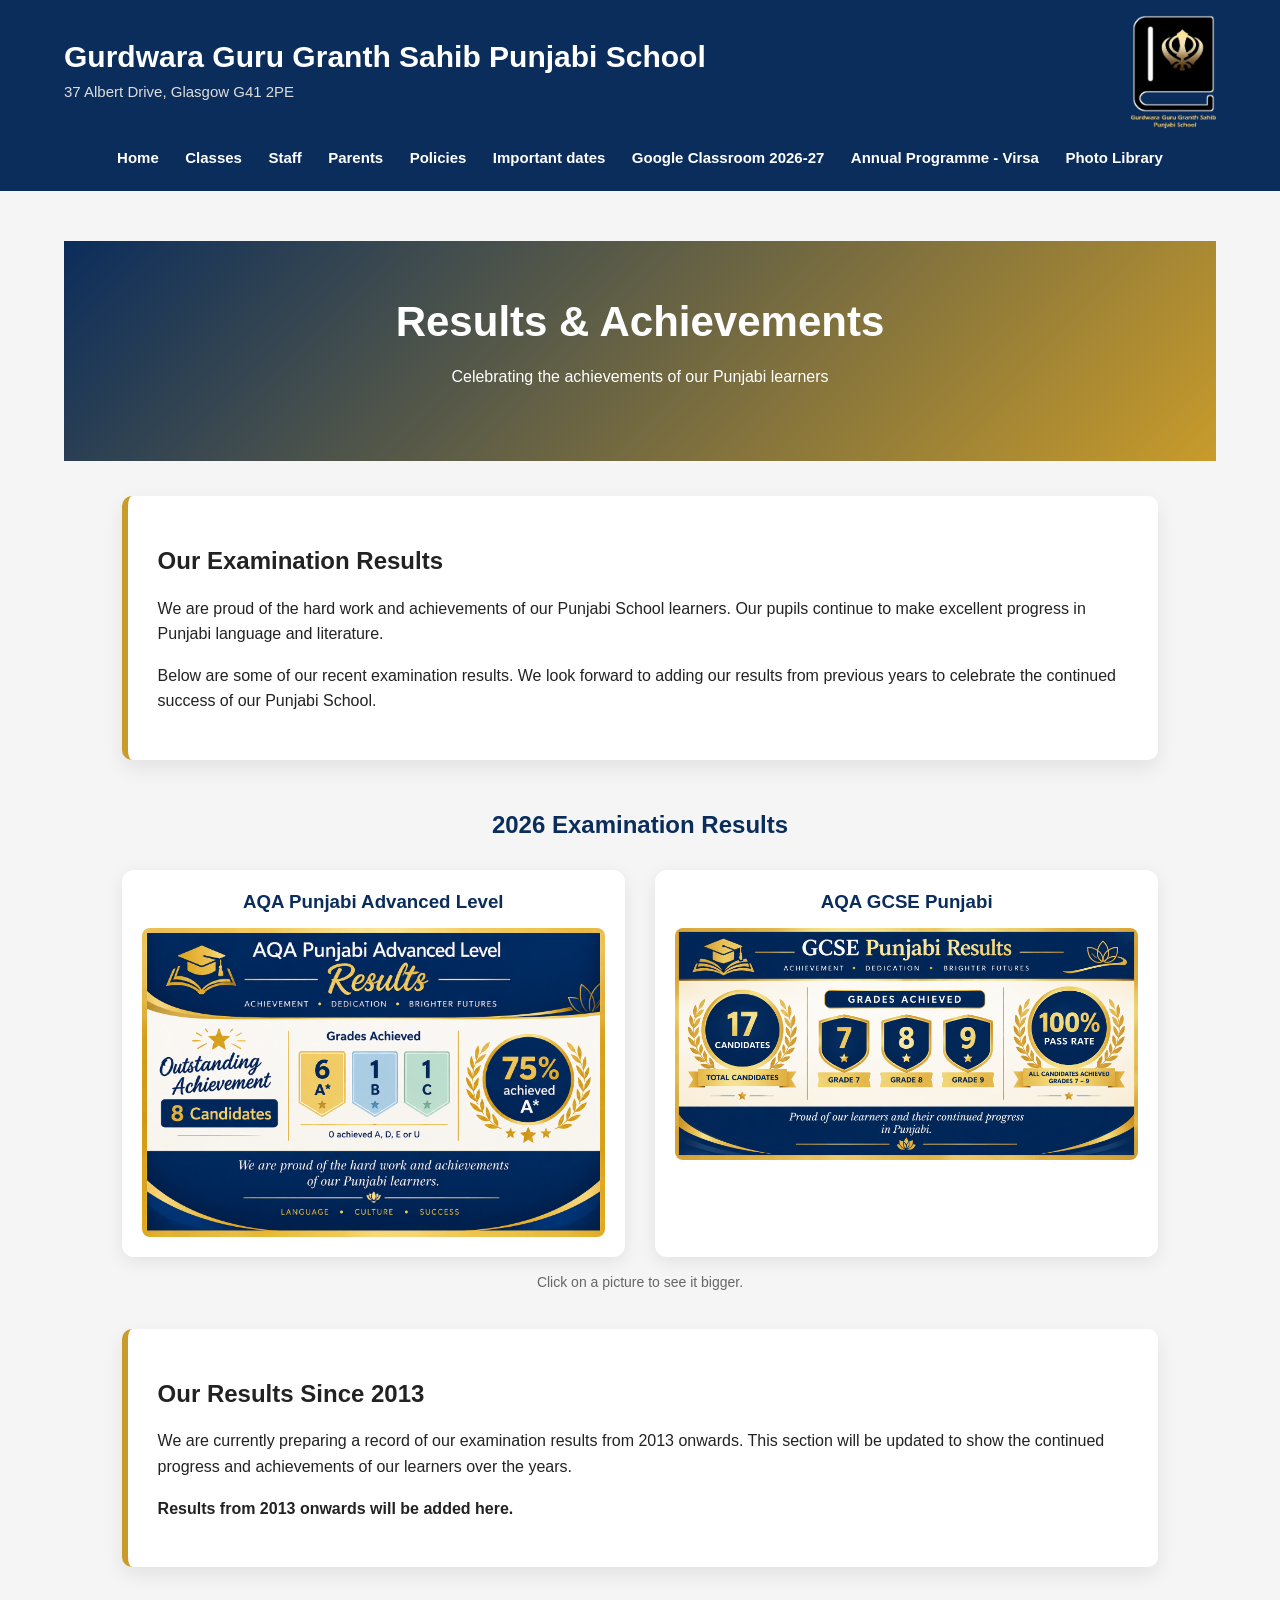
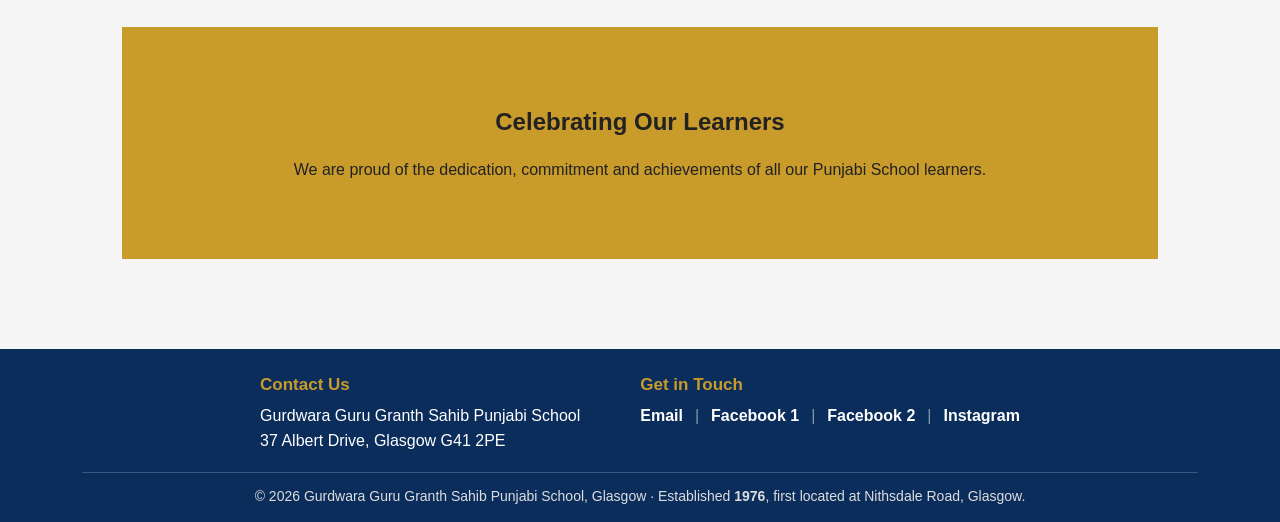
<file: results.html>
<!DOCTYPE html>
<html lang="en"><head>
<meta charset="UTF-8"><meta name="viewport" content="width=device-width,initial-scale=1">
<title>Gurdwara Guru Granth Sahib Punjabi  <br>School Glasgow </title>
    <link rel="icon" type="image/png" sizes="32x32" href="images/favicon-32.png">
    <link rel="icon" type="image/png" sizes="192x192" href="images/favicon-192.png">
    <link rel="apple-touch-icon" href="images/apple-touch-icon.png">
<title><p></p> </title>
    <link rel="stylesheet" href="css/site.css">
</head>

<body>

<header class="top">

    <div class="container">

        <div class="school-logo">
            <a href="index.html">
                <img src="images/logo-header.png" alt="Punjabi School Logo">
            </a>
        </div>

        <div class="school-title">
            <h1>Gurdwara Guru Granth Sahib Punjabi School</h1>
            <p>37 Albert Drive, Glasgow G41 2PE</p>
        </div>

        <nav>
            <strong>
                <a href="index.html">Home</a>
                <a href="classes.html">Classes</a>
                <a href="staff.html">Staff</a>
                <a href="parents.html">Parents</a>
                <a href="policies.html">Policies</a>
                <a href="calendar.html">Important dates</a>
                <a href="googleclassroom.html">Google Classroom 2026-27</a>
                <a href="virsa.html">Annual Programme - Virsa</a>
                <a href="photo_library.html">Photo Library</a>
            </strong>
        </nav>

    </div>

</header>


<main>

    <!-- Page Heading -->
    <section class="page-banner">
        <div class="container">
            <h1>Results & Achievements</h1>
            <p>Celebrating the achievements of our Punjabi learners</p>
        </div>
    </section>


    <!-- Introduction -->
    <section class="container">

        <div class="info-box">

            <h2>Our Examination Results</h2>

            <p>
                We are proud of the hard work and achievements of our Punjabi School
                learners. Our pupils continue to make excellent progress in Punjabi
                language and literature.
            </p>

            <p>
                Below are some of our recent examination results. We look forward
                to adding our results from previous years to celebrate the continued
                success of our Punjabi School.
            </p>

        </div>

    </section>


    <!-- 2026 Results -->
    <section class="container">

        <h2 class="centre-heading">2026 Examination Results</h2>


        <div class="results-row">

            <!-- A Level -->
            <div class="result-card">
                <h3>AQA Punjabi Advanced Level</h3>
                <img src="images/2026 A level result.png" class="zoomable"
                     alt="AQA Punjabi Advanced Level 2026 results showing overall average marks">
            </div>

            <!-- GCSE -->
            <div class="result-card">
                <h3>AQA GCSE Punjabi</h3>
                <img src="images/2026 GCSE result.png" class="zoomable"
                     alt="AQA GCSE Punjabi 2026 results showing overall achievement">
            </div>

        </div>

        <p class="zoom-hint">Click on a picture to see it bigger.</p>

    </section>


    <!-- Historical Results -->
    <section class="container">

        <div class="info-box">

            <h2>Our Results Since 2013</h2>

            <p>
                We are currently preparing a record of our examination results
                from 2013 onwards. This section will be updated to show the
                continued progress and achievements of our learners over the years.
            </p>

            <p>
                <strong>Results from 2013 onwards will be added here.</strong>
            </p>

        </div>

    </section>


    <!-- Closing message -->
    <section class="container">

        <div class="register-banner">

            <h2>Celebrating Our Learners</h2>

            <p>
                We are proud of the dedication, commitment and achievements
                of all our Punjabi School learners.
            </p>

        </div>

    </section>

</main>


<!-- Footer -->

<footer class="main-footer" id="contact">

        <div class="footer-container footer-compact">

            <div class="footer-col">
                <h3>Contact Us</h3>
                <p>
                    Gurdwara Guru Granth Sahib Punjabi School<br>
                    37 Albert Drive, Glasgow G41 2PE
                </p>
            </div>

            <div class="footer-col footer-links">
                <h3>Get in Touch</h3>
                <p>
                    <a href="mailto:panjabischoolglasgow@gmail.com">Email</a>
                    <a href="https://www.facebook.com/PanjabiHeritageCultureSchool/" target="_blank" rel="noopener noreferrer">Facebook 1</a>
                    <a href="https://www.facebook.com/TheGlasgowGurdwara/" target="_blank" rel="noopener noreferrer">Facebook 2</a>
                    <a href="https://www.instagram.com/theglasgowgurdwara/" target="_blank" rel="noopener noreferrer">Instagram</a>
                </p>
            </div>

        </div>

        <div class="footer-bottom">
            <p>
                &copy; 2026 Gurdwara Guru Granth Sahib Punjabi School, Glasgow &middot;
                Established <strong>1976</strong>, first located at Nithsdale Road, Glasgow.
            </p>
        </div>

    </footer>


<script src="js/lightbox.js"></script>
</body>
</html>
</file>
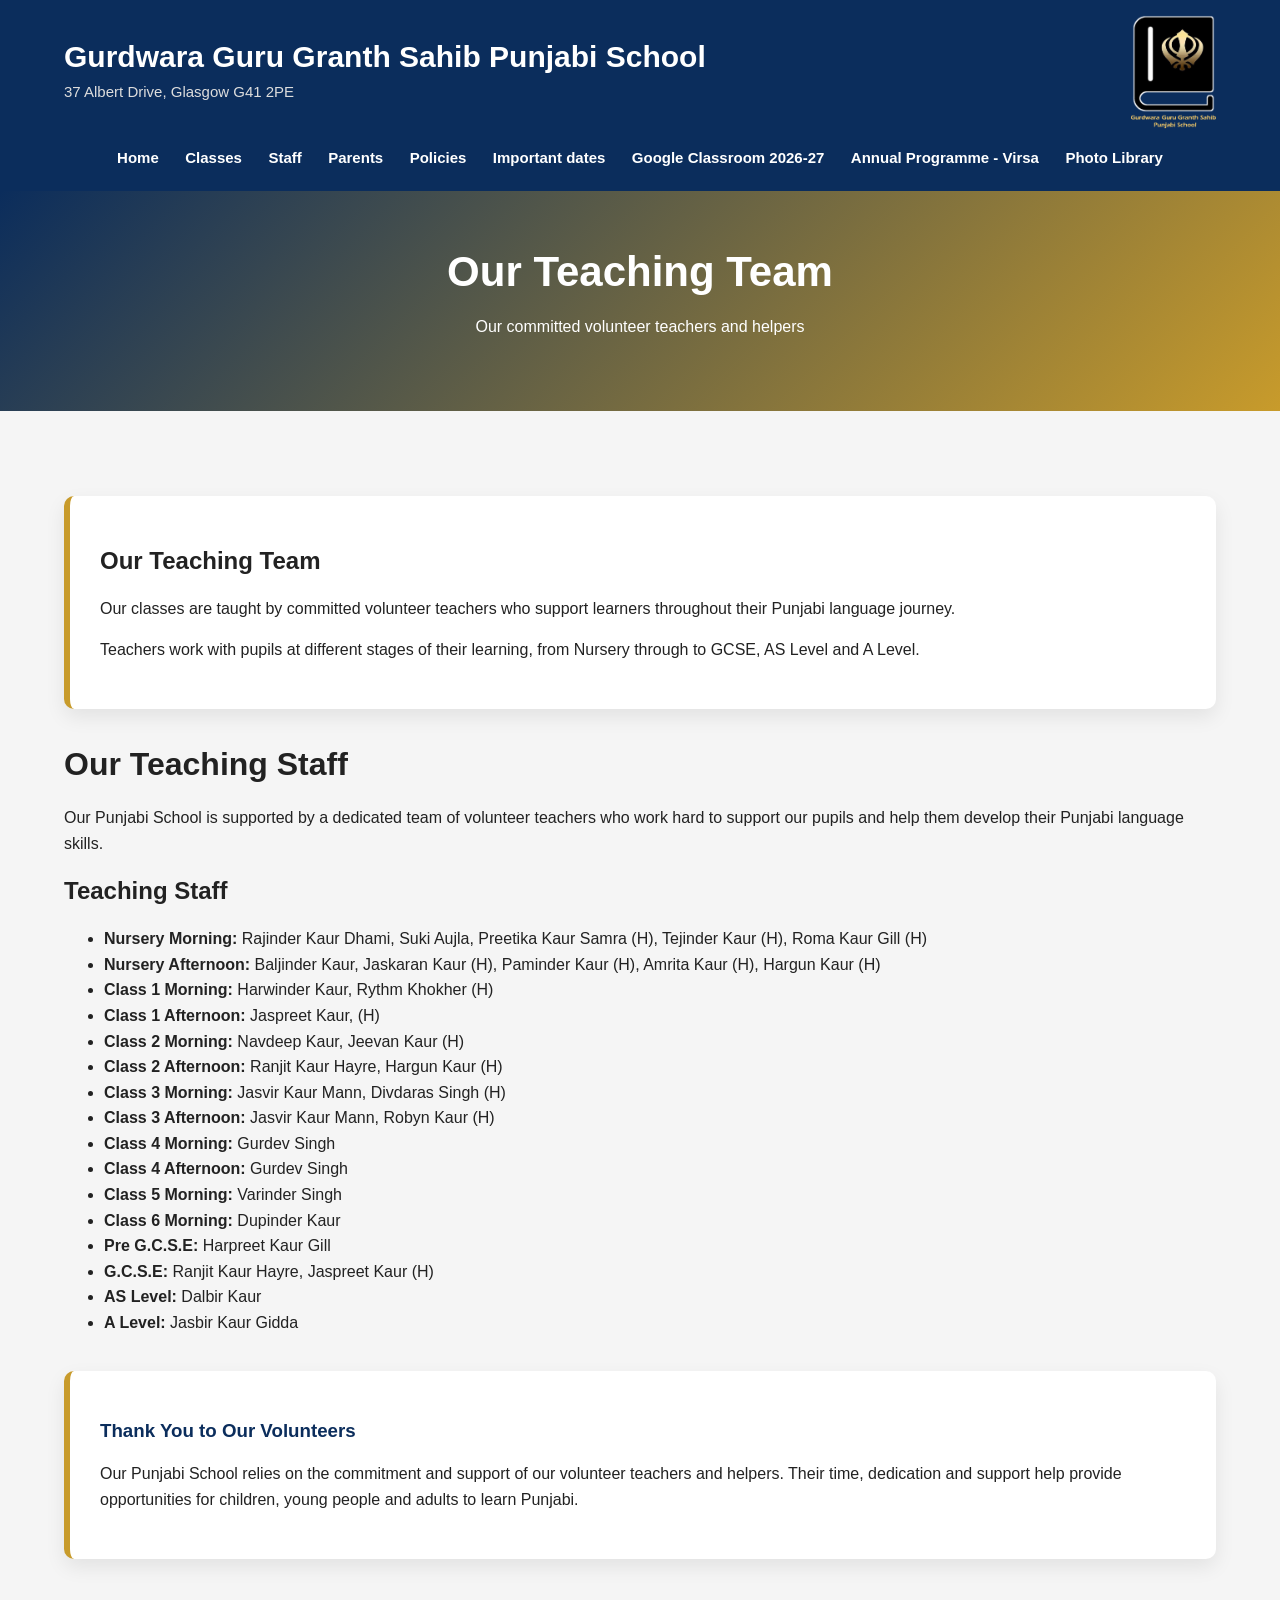
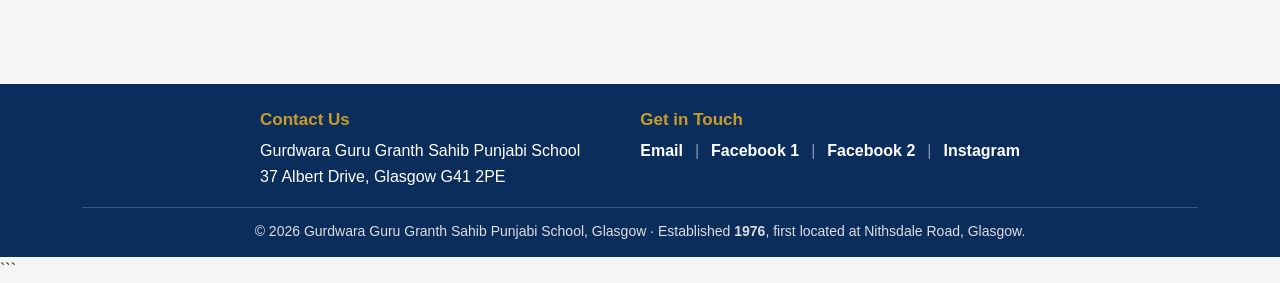
<file: staff.html>
<!DOCTYPE html>
<html lang="en">
<head>
    <meta charset="UTF-8">
    <meta name="viewport" content="width=device-width, initial-scale=1.0">

    <title>Teaching Team | Gurdwara Guru Granth Sahib Punjabi School</title>
    <link rel="icon" type="image/png" sizes="32x32" href="images/favicon-32.png">
    <link rel="icon" type="image/png" sizes="192x192" href="images/favicon-192.png">
    <link rel="apple-touch-icon" href="images/apple-touch-icon.png">

    <link rel="stylesheet" href="css/site.css">
</head>

<body>

<!-- =========================
     HEADER
========================= -->

<header class="top">

    <div class="container">

        <div class="school-logo">
            <a href="index.html">
                <img src="images/logo-header.png" alt="Punjabi School Logo">
            </a>
        </div>

        <div class="school-title">
            <h1>Gurdwara Guru Granth Sahib Punjabi School</h1>
            <p>37 Albert Drive, Glasgow G41 2PE</p>
        </div>

        <nav>
            <strong>
                <a href="index.html">Home</a>
                <a href="classes.html">Classes</a>
                <a href="staff.html">Staff</a>
                <a href="parents.html">Parents</a>
                <a href="policies.html">Policies</a>
                <a href="calendar.html">Important dates</a>
                <a href="googleclassroom.html">Google Classroom 2026-27</a>
                <a href="virsa.html">Annual Programme - Virsa</a>
                <a href="photo_library.html">Photo Library</a>
            </strong>
        </nav>

    </div>

</header>


<!-- =========================
     SIDE MENU
========================= -->

<div id="menuOverlay" class="menu-overlay" onclick="closeMenu()"></div>

<div id="sideMenu" class="side-menu">

    <a href="javascript:void(0)" class="close-btn" onclick="closeMenu()">
        &times;
    </a>

    <a href="index.html">Home</a>
    <a href="classes.html">Classes</a>
    <a href="staff.html">Staff</a>
    <a href="parents.html">Parents</a>
    <a href="policies.html">Policies</a>
    <a href="googleclassroom.html">Google Classroom 2026-27</a>
    <a href="virsa.html">Annual Programme - Virsa</a>

</div>


<!-- =========================
     PAGE BANNER
========================= -->

<section class="page-banner">

    <div class="container">

        <h1>Our Teaching Team</h1>

        <p>
            Our committed volunteer teachers and helpers
        </p>

    </div>

</section>


<!-- =========================
     MAIN CONTENT
========================= -->

<main>

    <section class="intro-box">

        <h2>Our Teaching Team</h2>

        <p>
            Our classes are taught by committed volunteer teachers
            who support learners throughout their Punjabi language
            journey.
        </p>

        <p>
            Teachers work with pupils at different stages of their
            learning, from Nursery through to GCSE, AS Level and
            A Level.
        </p>

    </section>


    <!-- =========================
         STAFF LIST
    ========================= -->

   <h1>Our Teaching Staff</h1>

<p>Our Punjabi School is supported by a dedicated team of volunteer teachers who work hard to support our pupils and help them develop their Punjabi language skills.</p>

<h2>Teaching Staff</h2>

<ul>
    <li><strong>Nursery Morning:</strong> Rajinder Kaur Dhami, Suki Aujla, Preetika Kaur Samra (H), Tejinder Kaur (H), Roma Kaur Gill (H)</li>

	<li><strong>Nursery Afternoon:</strong> Baljinder Kaur, Jaskaran Kaur (H), Paminder Kaur (H), Amrita Kaur (H), Hargun Kaur (H)</li>

	<li><strong>Class 1 Morning:</strong> Harwinder Kaur, Rythm Khokher (H)</li>		

	<li><strong>Class 1 Afternoon:</strong> Jaspreet Kaur, (H)</li>

	<li><strong>Class 2 Morning:</strong> Navdeep Kaur, Jeevan Kaur (H)</li>

	<li><strong>Class 2 Afternoon:</strong> Ranjit Kaur Hayre, Hargun Kaur (H)</li>

	<li><strong>Class 3 Morning:</strong> Jasvir Kaur Mann, Divdaras Singh (H)</li>

	<li><strong>Class 3 Afternoon:</strong> Jasvir Kaur Mann, Robyn Kaur (H)</li>

	<li><strong>Class 4 Morning:</strong> Gurdev Singh</li>

	<li><strong>Class 4 Afternoon:</strong> Gurdev Singh</li>

	<li><strong>Class 5 Morning:</strong> Varinder Singh</li>

	<li><strong>Class 6 Morning:</strong> Dupinder Kaur</li>

	<li><strong>Pre G.C.S.E:</strong> Harpreet Kaur Gill</li>

	<li><strong>G.C.S.E:</strong> Ranjit Kaur Hayre, Jaspreet Kaur (H)</li>

	<li><strong>AS Level:</strong> Dalbir Kaur</li>

	<li><strong>A Level:</strong> Jasbir Kaur Gidda</li>

</ul>

    <!-- =========================
         VOLUNTEER MESSAGE
    ========================= -->

    <section class="info-box">

        <h3>Thank You to Our Volunteers</h3>

        <p>
            Our Punjabi School relies on the commitment and support
            of our volunteer teachers and helpers. Their time,
            dedication and support help provide opportunities for
            children, young people and adults to learn Punjabi.
        </p>

    </section>

</main>


<!-- =========================
     FOOTER
========================= -->

    <footer class="main-footer" id="contact">

        <div class="footer-container footer-compact">

            <div class="footer-col">
                <h3>Contact Us</h3>
                <p>
                    Gurdwara Guru Granth Sahib Punjabi School<br>
                    37 Albert Drive, Glasgow G41 2PE
                </p>
            </div>

            <div class="footer-col footer-links">
                <h3>Get in Touch</h3>
                <p>
                    <a href="mailto:panjabischoolglasgow@gmail.com">Email</a>
                    <a href="https://www.facebook.com/PanjabiHeritageCultureSchool/" target="_blank" rel="noopener noreferrer">Facebook 1</a>
                    <a href="https://www.facebook.com/TheGlasgowGurdwara/" target="_blank" rel="noopener noreferrer">Facebook 2</a>
                    <a href="https://www.instagram.com/theglasgowgurdwara/" target="_blank" rel="noopener noreferrer">Instagram</a>
                </p>
            </div>

        </div>

        <div class="footer-bottom">
            <p>
                &copy; 2026 Gurdwara Guru Granth Sahib Punjabi School, Glasgow &middot;
                Established <strong>1976</strong>, first located at Nithsdale Road, Glasgow.
            </p>
        </div>

    </footer>


<script src="js/script.js"></script>

</body>
</html>
```
</file>
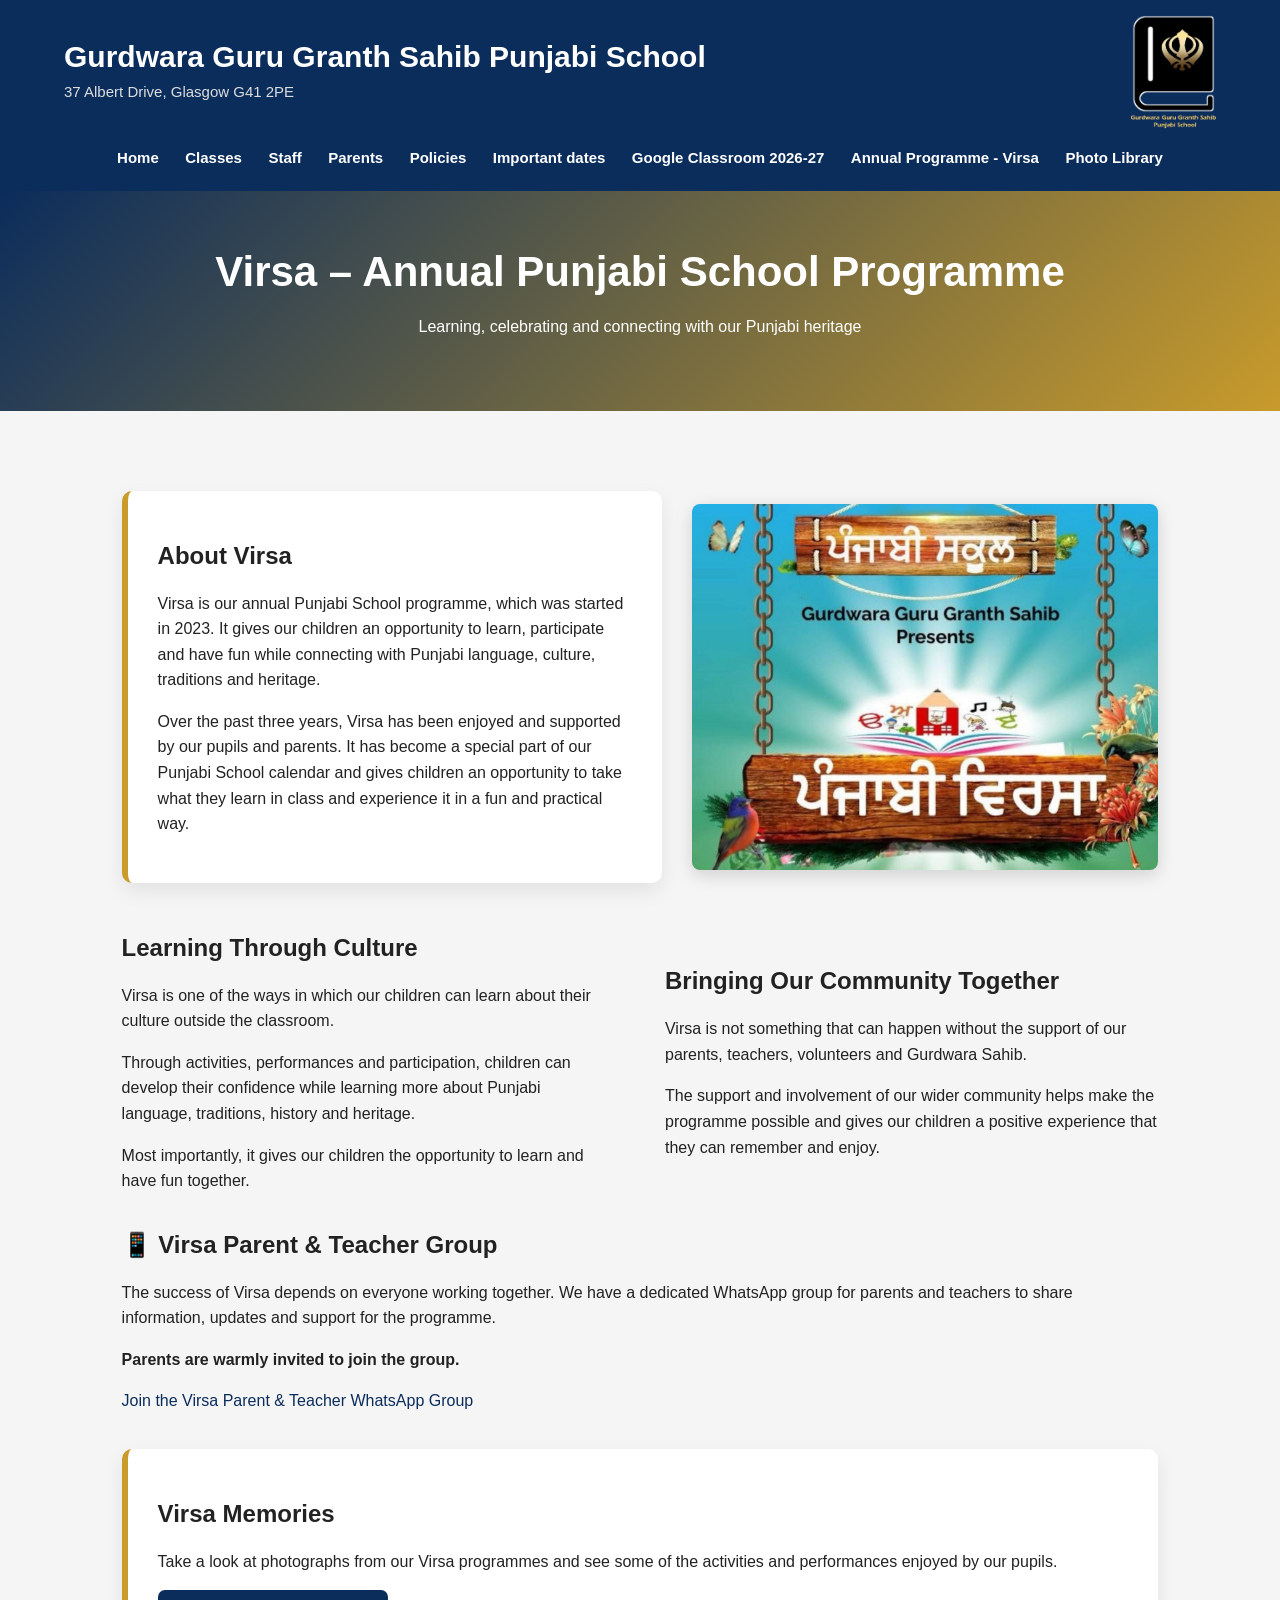
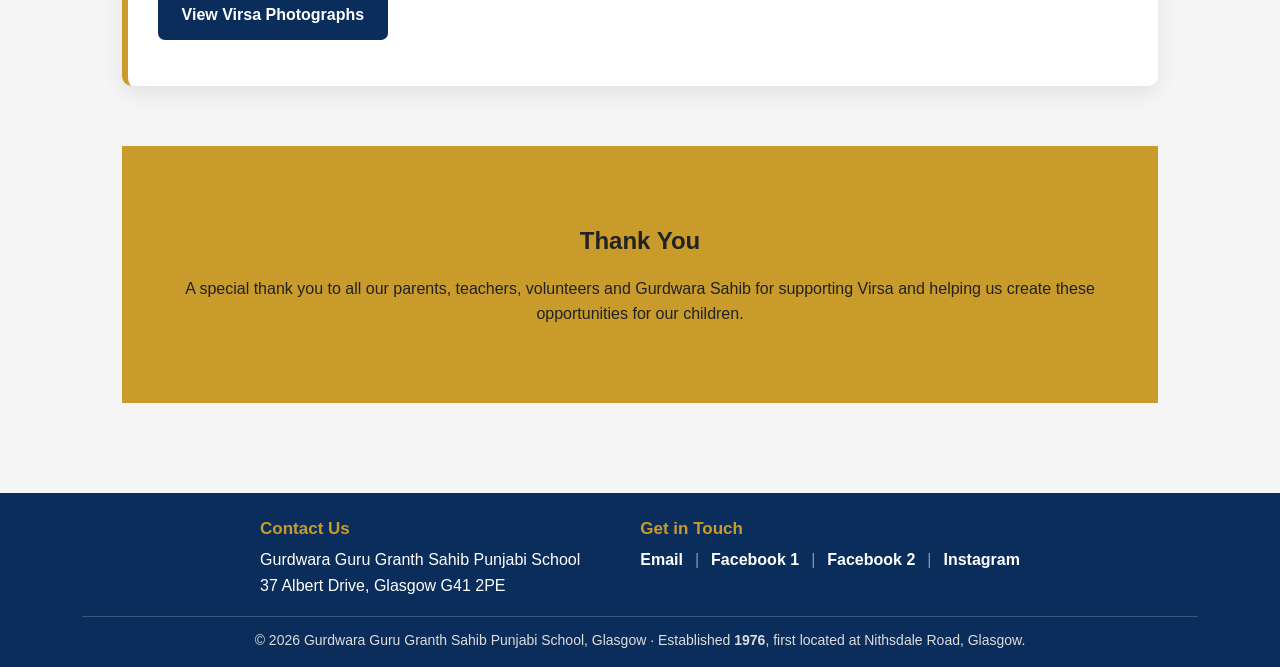
<file: virsa.html>
<!DOCTYPE html>
<html lang="en">

<head>
    <meta charset="UTF-8">
    <meta name="viewport" content="width=device-width, initial-scale=1.0">

    <title>Punjabi School Glasgow</title>
    <link rel="icon" type="image/png" sizes="32x32" href="images/favicon-32.png">
    <link rel="icon" type="image/png" sizes="192x192" href="images/favicon-192.png">
    <link rel="apple-touch-icon" href="images/apple-touch-icon.png">

    <!-- Google Fonts -->
    <link href="https://fonts.googleapis.com/css2?family=Montserrat:wght@400;600;700&family=Open+Sans:wght@400;500;600&display=swap" rel="stylesheet">

    <!-- Main CSS -->
    <link rel="stylesheet" href="css/site.css">
</head>

<body>

    <!-- =========================
         HEADER
    ========================== -->

    <header class="top">

    <div class="container">

        <div class="school-logo">
            <a href="index.html">
                <img src="images/logo-header.png" alt="Punjabi School Logo">
            </a>
        </div>

        <div class="school-title">
            <h1>Gurdwara Guru Granth Sahib Punjabi School</h1>
            <p>37 Albert Drive, Glasgow G41 2PE</p>
        </div>

        <nav>
            <strong>
                <a href="index.html">Home</a>
                <a href="classes.html">Classes</a>
                <a href="staff.html">Staff</a>
                <a href="parents.html">Parents</a>
                <a href="policies.html">Policies</a>
                <a href="calendar.html">Important dates</a>
                <a href="googleclassroom.html">Google Classroom 2026-27</a>
                <a href="virsa.html">Annual Programme - Virsa</a>
                <a href="photo_library.html">Photo Library</a>
            </strong>
        </nav>

    </div>

</header>




<!-- =========================
     PAGE BANNER
========================= -->

<section class="page-banner">

    <div class="container">

        <h1>Virsa – Annual Punjabi School Programme</h1>

        <p>
            Learning, celebrating and connecting with our Punjabi heritage
        </p>
    </div>

</section>



<main>


<!-- =========================
     INTRODUCTION
========================= -->

<section class="container">

    <div class="side-by-side">

        <div class="info-box">

            <h2>About Virsa</h2>

            <p>
                Virsa is our annual Punjabi School programme, which was started
                in 2023. It gives our children an opportunity to learn, participate
                and have fun while connecting with Punjabi language, culture,
                traditions and heritage.
            </p>

            <p>
                Over the past three years, Virsa has been enjoyed and supported
                by our pupils and parents. It has become a special part of our
                Punjabi School calendar and gives children an opportunity to take
                what they learn in class and experience it in a fun and practical way.
            </p>

        </div>

        <img src="images/virsa poster.jpeg" alt="Virsa Poster" class="side-poster">

    </div>

</section>



<!-- =========================
     LEARNING & CULTURE
========================= -->

<section class="container">

    <div class="two-column">

        <div>

            <h2>Learning Through Culture</h2>

            <p>
                Virsa is one of the ways in which our children can learn
                about their culture outside the classroom.
            </p>

            <p>
                Through activities, performances and participation, children
                can develop their confidence while learning more about Punjabi
                language, traditions, history and heritage.
            </p>

            <p>
                Most importantly, it gives our children the opportunity to
                learn and have fun together.
            </p>

        </div>


        <div>

            <h2>Bringing Our Community Together</h2>

            <p>
                Virsa is not something that can happen without the support
                of our parents, teachers, volunteers and Gurdwara Sahib.
            </p>

            <p>
                The support and involvement of our wider community helps make
                the programme possible and gives our children a positive
                experience that they can remember and enjoy.
            </p>

        </div>

    </div>

</section>



<!-- =========================
     PARENT / TEACHER WHATSAPP
========================= -->

<section class="container">

    <div class="virsa-whatsapp">

        <h2>📱 Virsa Parent & Teacher Group</h2>

        <p>
            The success of Virsa depends on everyone working together.
            We have a dedicated WhatsApp group for parents and teachers
            to share information, updates and support for the programme.
        </p>

        <p>
            <strong>
                Parents are warmly invited to join the group.
            </strong>
        </p>

        <!-- Add your WhatsApp link below -->

        <a href="https://chat.whatsapp.com/LD9Symno5jnKugyjcx3tXE"
           class="virsa-whatsapp-button">
         
            Join the Virsa Parent & Teacher WhatsApp Group

        </a>

    </div>

</section>



<!-- =========================
     PHOTO LINK
========================= -->

<section class="container">

    <div class="info-box">

        <h2>Virsa Memories</h2>

        <p>
            Take a look at photographs from our Virsa programmes and see
            some of the activities and performances enjoyed by our pupils.
        </p>

        <p>
            <a href="photo_library.html" class="btn">
                View Virsa Photographs
            </a>
        </p>

    </div>

</section>



<!-- =========================
     THANK YOU
========================= -->

<section class="container">

    <div class="register-banner">

        <h2>Thank You</h2>

        <p>
            A special thank you to all our parents, teachers, volunteers
            and Gurdwara Sahib for supporting Virsa and helping us create
            these opportunities for our children.
        </p>

    </div>

</section>


</main>


    <!-- =========================
         FOOTER
    ========================== -->

    <footer class="main-footer" id="contact">

        <div class="footer-container footer-compact">

            <div class="footer-col">
                <h3>Contact Us</h3>
                <p>
                    Gurdwara Guru Granth Sahib Punjabi School<br>
                    37 Albert Drive, Glasgow G41 2PE
                </p>
            </div>

            <div class="footer-col footer-links">
                <h3>Get in Touch</h3>
                <p>
                    <a href="mailto:panjabischoolglasgow@gmail.com">Email</a>
                    <a href="https://www.facebook.com/PanjabiHeritageCultureSchool/" target="_blank" rel="noopener noreferrer">Facebook 1</a>
                    <a href="https://www.facebook.com/TheGlasgowGurdwara/" target="_blank" rel="noopener noreferrer">Facebook 2</a>
                    <a href="https://www.instagram.com/theglasgowgurdwara/" target="_blank" rel="noopener noreferrer">Instagram</a>
                </p>
            </div>

        </div>

        <div class="footer-bottom">
            <p>
                &copy; 2026 Gurdwara Guru Granth Sahib Punjabi School, Glasgow &middot;
                Established <strong>1976</strong>, first located at Nithsdale Road, Glasgow.
            </p>
        </div>

    </footer>


    <!-- JavaScript - only load once -->
    <script src="js/script.js"></script>

</body>
</html>
</file>
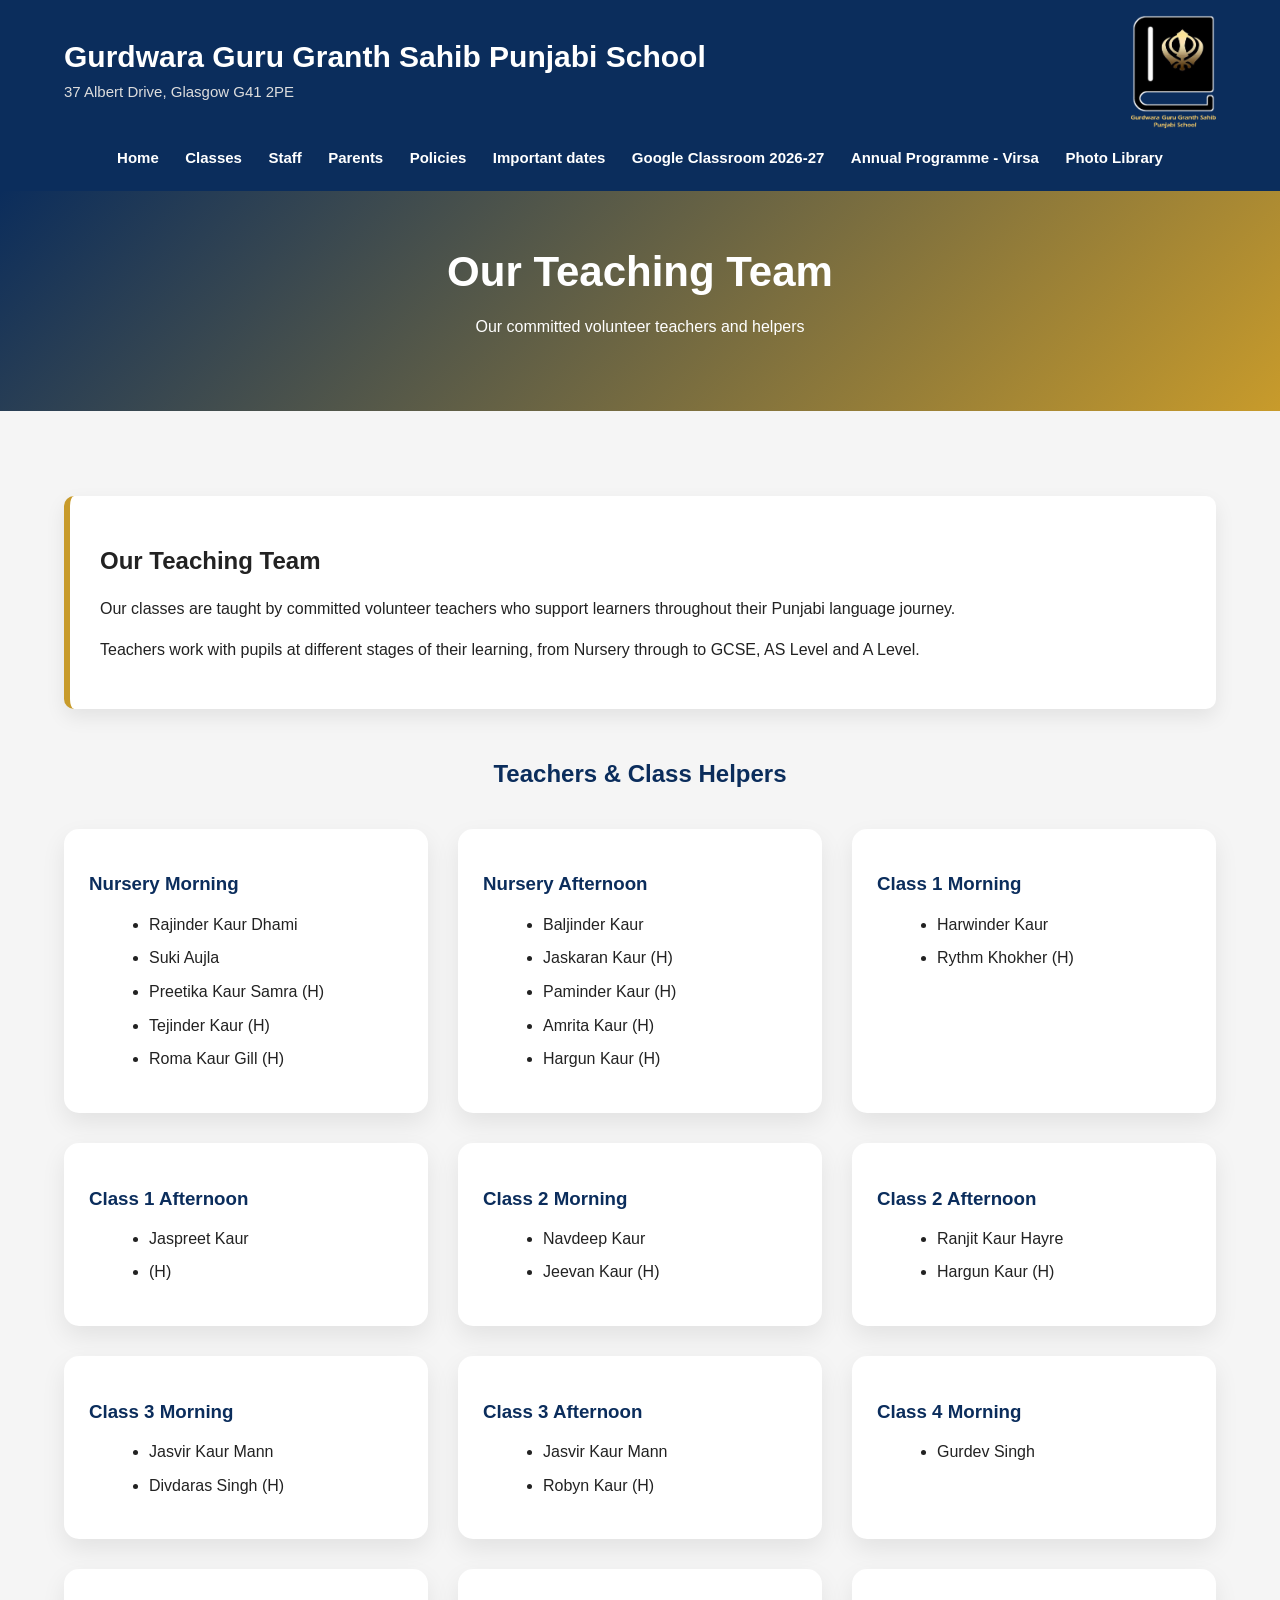
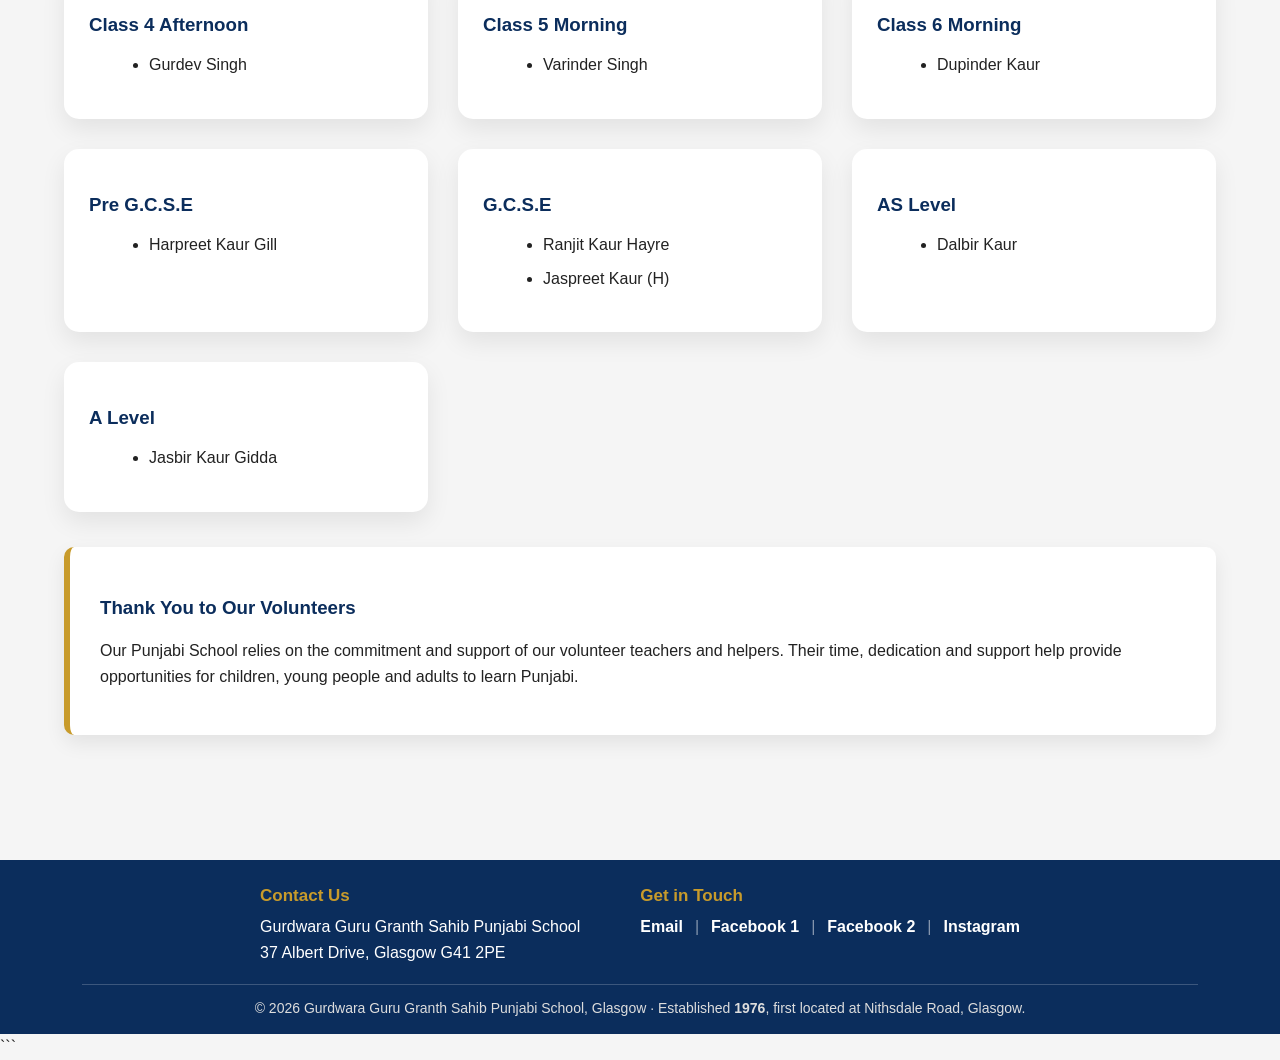
<file: volunteers.html>
<!DOCTYPE html>
<html lang="en">
<head>
    <meta charset="UTF-8">
    <meta name="viewport" content="width=device-width, initial-scale=1.0">

    <title>Teaching Team | Gurdwara Guru Granth Sahib Punjabi School</title>
    <link rel="icon" type="image/png" sizes="32x32" href="images/favicon-32.png">
    <link rel="icon" type="image/png" sizes="192x192" href="images/favicon-192.png">
    <link rel="apple-touch-icon" href="images/apple-touch-icon.png">

    <link rel="stylesheet" href="css/site.css">
</head>

<body>

<!-- =========================
     HEADER
========================= -->

<header class="top">

    <div class="container">

        <div class="school-logo">
            <a href="index.html">
                <img src="images/logo-header.png" alt="Punjabi School Logo">
            </a>
        </div>

        <div class="school-title">
            <h1>Gurdwara Guru Granth Sahib Punjabi School</h1>
            <p>37 Albert Drive, Glasgow G41 2PE</p>
        </div>

        <nav>
            <strong>
                <a href="index.html">Home</a>
                <a href="classes.html">Classes</a>
                <a href="staff.html">Staff</a>
                <a href="parents.html">Parents</a>
                <a href="policies.html">Policies</a>
                <a href="calendar.html">Important dates</a>
                <a href="googleclassroom.html">Google Classroom 2026-27</a>
                <a href="virsa.html">Annual Programme - Virsa</a>
                <a href="photo_library.html">Photo Library</a>
            </strong>
        </nav>

    </div>

</header>


<!-- =========================
     SIDE MENU
========================= -->

<div id="menuOverlay" class="menu-overlay" onclick="closeMenu()"></div>

<div id="sideMenu" class="side-menu">

    <a href="javascript:void(0)" class="close-btn" onclick="closeMenu()">
        &times;
    </a>

    <a href="index.html">Home</a>
    <a href="classes.html">Classes</a>
    <a href="staff.html">Staff</a>
    <a href="parents.html">Parents</a>
    <a href="policies.html">Policies</a>
    <a href="googleclassroom.html">Google Classroom 2026-27</a>
    <a href="virsa.html">Annual Programme - Virsa</a>

</div>


<!-- =========================
     PAGE BANNER
========================= -->

<section class="page-banner">

    <div class="container">

        <h1>Our Teaching Team</h1>

        <p>
            Our committed volunteer teachers and helpers
        </p>

    </div>

</section>


<!-- =========================
     MAIN CONTENT
========================= -->

<main>

    <section class="intro-box">

        <h2>Our Teaching Team</h2>

        <p>
            Our classes are taught by committed volunteer teachers
            who support learners throughout their Punjabi language
            journey.
        </p>

        <p>
            Teachers work with pupils at different stages of their
            learning, from Nursery through to GCSE, AS Level and
            A Level.
        </p>

    </section>


    <!-- =========================
         STAFF LIST
    ========================= -->

    <section>

        <h2 class="centre-heading">Teachers &amp; Class Helpers</h2>

        <div class="class-grid">


            <!-- NURSERY MORNING -->

            <div class="class-card">

                <div class="class-content">

                    <h3>Nursery Morning</h3>

                    <ul>
                        <li>Rajinder Kaur Dhami</li>
                        <li>Suki Aujla</li>
                        <li>Preetika Kaur Samra (H)</li>
                        <li>Tejinder Kaur (H)</li>
                        <li>Roma Kaur Gill (H)</li>
                    </ul>

                </div>

            </div>


            <!-- NURSERY AFTERNOON -->

            <div class="class-card">

                <div class="class-content">

                    <h3>Nursery Afternoon</h3>

                    <ul>
                        <li>Baljinder Kaur</li>
                        <li>Jaskaran Kaur (H)</li>
                        <li>Paminder Kaur (H)</li>
                        <li>Amrita Kaur (H)</li>
                        <li>Hargun Kaur (H)</li>
                    </ul>

                </div>

            </div>


            <!-- CLASS 1 MORNING -->

            <div class="class-card">

                <div class="class-content">

                    <h3>Class 1 Morning</h3>

                    <ul>
                        <li>Harwinder Kaur</li>
                        <li>Rythm Khokher (H)</li>
                    </ul>

                </div>

            </div>


            <!-- CLASS 1 AFTERNOON -->

            <div class="class-card">

                <div class="class-content">

                    <h3>Class 1 Afternoon</h3>

                    <ul>
                        <li>Jaspreet Kaur</li>
                        <li>(H)</li>
                    </ul>

                </div>

            </div>


            <!-- CLASS 2 MORNING -->

            <div class="class-card">

                <div class="class-content">

                    <h3>Class 2 Morning</h3>

                    <ul>
                        <li>Navdeep Kaur</li>
                        <li>Jeevan Kaur (H)</li>
                    </ul>

                </div>

            </div>


            <!-- CLASS 2 AFTERNOON -->

            <div class="class-card">

                <div class="class-content">

                    <h3>Class 2 Afternoon</h3>

                    <ul>
                        <li>Ranjit Kaur Hayre</li>
                        <li>Hargun Kaur (H)</li>
                    </ul>

                </div>

            </div>


            <!-- CLASS 3 MORNING -->

            <div class="class-card">

                <div class="class-content">

                    <h3>Class 3 Morning</h3>

                    <ul>
                        <li>Jasvir Kaur Mann</li>
                        <li>Divdaras Singh (H)</li>
                    </ul>

                </div>

            </div>


            <!-- CLASS 3 AFTERNOON -->

            <div class="class-card">

                <div class="class-content">

                    <h3>Class 3 Afternoon</h3>

                    <ul>
                        <li>Jasvir Kaur Mann</li>
                        <li>Robyn Kaur (H)</li>
                    </ul>

                </div>

            </div>


            <!-- CLASS 4 MORNING -->

            <div class="class-card">

                <div class="class-content">

                    <h3>Class 4 Morning</h3>

                    <ul>
                        <li>Gurdev Singh</li>
                    </ul>

                </div>

            </div>


            <!-- CLASS 4 AFTERNOON -->

            <div class="class-card">

                <div class="class-content">

                    <h3>Class 4 Afternoon</h3>

                    <ul>
                        <li>Gurdev Singh</li>
                    </ul>

                </div>

            </div>


            <!-- CLASS 5 MORNING -->

            <div class="class-card">

                <div class="class-content">

                    <h3>Class 5 Morning</h3>

                    <ul>
                        <li>Varinder Singh</li>
                    </ul>

                </div>

            </div>


            <!-- CLASS 6 MORNING -->

            <div class="class-card">

                <div class="class-content">

                    <h3>Class 6 Morning</h3>

                    <ul>
                        <li>Dupinder Kaur</li>
                    </ul>

                </div>

            </div>


            <!-- PRE GCSE -->

            <div class="class-card">

                <div class="class-content">

                    <h3>Pre G.C.S.E</h3>

                    <ul>
                        <li>Harpreet Kaur Gill</li>
                    </ul>

                </div>

            </div>


            <!-- GCSE -->

            <div class="class-card">

                <div class="class-content">

                    <h3>G.C.S.E</h3>

                    <ul>
                        <li>Ranjit Kaur Hayre</li>
                        <li>Jaspreet Kaur (H)</li>
                    </ul>

                </div>

            </div>


            <!-- AS LEVEL -->

            <div class="class-card">

                <div class="class-content">

                    <h3>AS Level</h3>

                    <ul>
                        <li>Dalbir Kaur</li>
                    </ul>

                </div>

            </div>


            <!-- A LEVEL -->

            <div class="class-card">

                <div class="class-content">

                    <h3>A Level</h3>

                    <ul>
                        <li>Jasbir Kaur Gidda</li>
                    </ul>

                </div>

            </div>


        </div>

    </section>


    <!-- =========================
         VOLUNTEER MESSAGE
    ========================= -->

    <section class="info-box">

        <h3>Thank You to Our Volunteers</h3>

        <p>
            Our Punjabi School relies on the commitment and support
            of our volunteer teachers and helpers. Their time,
            dedication and support help provide opportunities for
            children, young people and adults to learn Punjabi.
        </p>

    </section>

</main>


<!-- =========================
     FOOTER
========================= -->

<footer class="main-footer" id="contact">

        <div class="footer-container footer-compact">

            <div class="footer-col">
                <h3>Contact Us</h3>
                <p>
                    Gurdwara Guru Granth Sahib Punjabi School<br>
                    37 Albert Drive, Glasgow G41 2PE
                </p>
            </div>

            <div class="footer-col footer-links">
                <h3>Get in Touch</h3>
                <p>
                    <a href="mailto:panjabischoolglasgow@gmail.com">Email</a>
                    <a href="https://www.facebook.com/PanjabiHeritageCultureSchool/" target="_blank" rel="noopener noreferrer">Facebook 1</a>
                    <a href="https://www.facebook.com/TheGlasgowGurdwara/" target="_blank" rel="noopener noreferrer">Facebook 2</a>
                    <a href="https://www.instagram.com/theglasgowgurdwara/" target="_blank" rel="noopener noreferrer">Instagram</a>
                </p>
            </div>

        </div>

        <div class="footer-bottom">
            <p>
                &copy; 2026 Gurdwara Guru Granth Sahib Punjabi School, Glasgow &middot;
                Established <strong>1976</strong>, first located at Nithsdale Road, Glasgow.
            </p>
        </div>

    </footer>


<script src="js/script.js"></script>

</body>
</html>
```
</file>
<file: css/site.css>
/* =========================================================
   PUNJABI SCHOOL GLASGOW - MAIN STYLESHEET
   One stylesheet for every page.
   ========================================================= */

/* =========================================================
   GURDWARA GURU GRANTH SAHIB PUNJABI SCHOOL
   MASTER STYLESHEET
   Cleaned and consolidated version
   ========================================================= */

/* =========================================
   PUNJABI SCHOOL COLOUR THEME
   ========================================= */

:root {
    --school-navy: #0b2d5c;
    --school-navy-dark: #08244b;
    --school-gold: #c89b2b;
    --school-white: #ffffff;
}

* {
    box-sizing: border-box;
}

html {
    scroll-behavior: smooth;
}

body {
    margin: 0;
    padding: 0;
    font-family: Arial, Helvetica, sans-serif;
    background: #f5f5f5;
    color: #222;
    line-height: 1.6;
}

img {
    max-width: 100%;
    height: auto;
    display: block;
}

a {
    color: #0B2D5C;
    text-decoration: none;
}

a:hover {
    color: #C89B2B;
}

h1, h2, h3, h4 {
    line-height: 1.25;
}

.container {
    width: 90%;
    max-width: 1200px;
    margin: 0 auto;
}

/* =========================
   HEADER
========================= */


.site-header {
    background: var(--school-navy);
    color: var(--school-white);
    width: 100%;
}

.header-container {
    max-width: 1200px;
    margin: 0 auto;

    min-height: 120px;

    display: flex;
    align-items: center;
    justify-content: space-between;

    padding: 20px 30px;
}


/* School logo */

.school-logo img {
    width: 90px;
    height: 90px;

    object-fit: contain;
    display: block;
}


/* School name */

.school-title {
    flex: 1;
    margin-left: 25px;
}

.school-title h1 {
    color: var(--school-white);

    font-size: 30px;

    margin: 0 0 6px;

    line-height: 1.2;
}

.school-title p {
    color: var(--school-white);

    margin: 0;

    font-size: 15px;
}


/* Gold accent underneath header */

.site-header::after {
    content: "";

    display: block;

    height: 4px;

    background: var(--school-gold);
}


header {
    background: #0B2D5C;
    color: #fff;
    padding: 0;
    border: none;
    box-shadow: none;
}

.header-container {
    width: 90%;
    max-width: 1200px;
    min-height: 125px;
    margin: 0 auto;
    padding: 10px 20px;
    display: flex;
    align-items: center;
    justify-content: space-between;
    gap: 25px;
}

.school-logo img {
    width: 100px;
    height: auto;
}

.school-title {
    flex: 1;
    margin-left: 10px;
}

.school-title h1 {
    margin: 0;
    color: #fff;
    font-size: 30px;
}

.school-title p {
    margin: 5px 0 0;
    color: #ddd;
    font-size: 15px;
}

/* =========================
   HAMBURGER MENU
========================= */

.menu-btn {
    font-size: 32px;
    background: none;
    border: none;
    cursor: pointer;
    color: #fff;
    padding: 8px;
}

.side-menu {
    height: 100%;
    width: 0;
    position: fixed;
    top: 0;
    right: 0;
    background: #0B2D5C;
    overflow-x: hidden;
    transition: width 0.35s ease;
    padding-top: 80px;
    z-index: 9999;
}

.side-menu a {
    display: block;
    padding: 16px 35px;
    color: #fff;
    font-size: 20px;
    border-bottom: 1px solid rgba(255,255,255,0.1);
}

.side-menu a:hover {
    background: #C89B2B;
    color: #222;
}

.close-btn {
    position: absolute;
    top: 15px;
    right: 25px;
    font-size: 40px;
    color: #fff;
}

.menu-overlay {
    position: fixed;
    inset: 0;
    background: rgba(0,0,0,0.45);
    display: none;
    z-index: 9000;
}

/* =========================
   HERO / HOME
========================= */

.hero {
    position: relative;
    background: linear-gradient(135deg, #0B2D5C, #C89B2B);
    padding: 55px 20px;
    display: flex;
    justify-content: center;
    align-items: center;
    text-align: center;
    color: #fff;
}


.hero-content {
    position: relative;
    z-index: 2;
    max-width: 850px;
    padding: 20px;
}

.hero h1 {
    color: #fff;
    font-size: 58px;
    margin: 0 0 20px;
}

.hero p {
    font-size: 22px;
    margin-bottom: 35px;
}

.hero-buttons {
    display: flex;
    justify-content: center;
    gap: 20px;
    flex-wrap: wrap;
}

/* =========================
   BUTTONS
========================= */

.btn,
.btn-small,
.download-btn {
    display: inline-block;
    transition: 0.3s;
}

.btn {
    background: #0B2D5C;
    color: #fff;
    padding: 12px 24px;
    border-radius: 7px;
    font-weight: bold;
}

.btn:hover,
.btn-small:hover,
.download-btn:hover {
    background: #C89B2B;
    color: #222;
    transform: translateY(-3px);
}

.btn-small {
    margin-top: 15px;
    background: #0B2D5C;
    color: #fff;
    padding: 10px 18px;
    border-radius: 6px;
}

.download-btn {
    margin-top: 20px;
    background: #0B2D5C;
    color: #fff;
    padding: 12px 24px;
    border-radius: 8px;
}

/* =========================
   BANNERS / PAGE TITLES
========================= */

.page-banner {
    background: linear-gradient(135deg, #0B2D5C, #C89B2B);
    color: #fff;
    text-align: center;
    padding: 55px 20px;
    border: none;
}

.page-banner h1 {
    margin: 0;
    color: #fff;
    font-size: 42px;
}

.notice-bar,
.announcement {
    background: #C89B2B;
    color: #fff;
    text-align: center;
    padding: 15px;
    font-weight: 600;
}

/* =========================
   GENERAL CONTENT
========================= */

main {
    width: 90%;
    max-width: 1200px;
    margin: 0 auto;
    padding: 50px 0;
}

.section-title {
    text-align: center;
    color: #0B2D5C;
    margin-bottom: 15px;
}

.section-subtitle {
    text-align: center;
    color: #666;
    margin-bottom: 50px;
}

.page-content {
    padding: 70px 0;
}

.page-content h2 {
    color: #0B2D5C;
    margin-bottom: 20px;
}

.page-content p {
    margin-bottom: 18px;
    color: #555;
}

.about {
    background: #F5F7FA;
}

/* =========================
   WELCOME / HOME
========================= */

.welcome {
    background: #fff;
    padding: 80px 0;
}

.welcome-grid {
    display: grid;
    grid-template-columns: 1fr 1fr;
    gap: 50px;
    align-items: center;
}

.welcome img {
    border-radius: 15px;
    box-shadow: 0 10px 30px rgba(0,0,0,.12);
}

.welcome-text h2 {
    margin-bottom: 25px;
}

.welcome-text p {
    margin-bottom: 18px;
}

/* =========================
   FEATURE / QUICK CARDS
========================= */

.feature-grid,
.quick-links,
.news-grid,
.class-grid,
.classroom-grid,
.policy-grid,
.parent-grid,
.staff-grid,
.gallery-grid {
    display: grid;
}

.feature-grid {
    grid-template-columns: repeat(auto-fit, minmax(250px, 1fr));
    gap: 30px;
}

.feature-card {
    background: #fff;
    padding: 35px;
    border-radius: 15px;
    border-top: 6px solid #C89B2B;
    text-align: center;
    box-shadow: 0 10px 25px rgba(0,0,0,.08);
    transition: 0.3s;
}

.feature-card:hover {
    transform: translateY(-8px);
}

.feature-card i {
    font-size: 45px;
    color: #C89B2B;
    margin-bottom: 20px;
}

.quick-links {
    grid-template-columns: repeat(auto-fit, minmax(200px, 1fr));
    gap: 25px;
}

.quick-card {
    background: #0B2D5C;
    color: #fff;
    padding: 30px;
    border-radius: 12px;
    text-align: center;
    transition: 0.3s;
}

.quick-card:hover {
    background: #C89B2B;
}

.quick-card h3 {
    color: #fff;
}

/* =========================
   PHOTOS / GALLERY
========================= */

.photo-grid {
    display: grid;
    grid-template-columns: repeat(auto-fit, minmax(300px, 1fr));
    gap: 25px;
}

.photo-grid img,
.gallery-grid img {
    width: 100%;
    border-radius: 12px;
    cursor: pointer;
    transition: 0.35s;
}

.photo-grid img:hover,
.gallery-grid img:hover {
    transform: scale(1.03);
    box-shadow: 0 10px 30px rgba(0,0,0,.18);
}

.gallery-grid {
    grid-template-columns: repeat(auto-fit, minmax(250px, 1fr));
    gap: 20px;
}

.photo-caption,
.caption {
    text-align: center;
    margin-top: 10px;
    color: #666;
    font-size: 14px;
}

/* =========================
   STATISTICS / CTA
========================= */

.stats {
    background: #0B2D5C;
    color: #fff;
}

.stats-grid {
    display: grid;
    grid-template-columns: repeat(auto-fit, minmax(180px, 1fr));
    gap: 30px;
    text-align: center;
}

.stat-box h2 {
    color: #C89B2B;
    font-size: 46px;
}

.stat-box p {
    color: #fff;
}

.cta {
    background: linear-gradient(135deg, #0B2D5C, #173f78);
    color: #fff;
    text-align: center;
}

.cta h2 {
    color: #fff;
    margin-bottom: 20px;
}

.cta p {
    max-width: 800px;
    margin: 0 auto 30px;
}

/* =========================
   TWO COLUMN / VIDEO
========================= */

.two-column {
    display: grid;
    grid-template-columns: 1fr 1fr;
    gap: 50px;
    align-items: center;
}

.two-column img {
    border-radius: 15px;
}

.video-box {
    background: #ddd;
    height: 400px;
    border-radius: 15px;
    display: flex;
    justify-content: center;
    align-items: center;
    font-size: 30px;
    color: #666;
}

/* =========================
   NEWS
========================= */

.news-grid {
    grid-template-columns: repeat(auto-fit, minmax(320px, 1fr));
    gap: 30px;
}

.news-card {
    background: #fff;
    border-radius: 15px;
    overflow: hidden;
    box-shadow: 0 8px 22px rgba(0,0,0,.08);
}

.news-card img {
    width: 100%;
    height: 220px;
    object-fit: cover;
}

.news-content {
    padding: 25px;
}

/* =========================
   INFORMATION BOXES
========================= */

.info-box,
.intro-box {
    background: #fff;
    border-left: 6px solid #C89B2B;
    padding: 30px;
    margin: 35px 0;
    border-radius: 10px;
    box-shadow: 0 8px 20px rgba(0,0,0,.08);
}

.info-box h3 {
    color: #0B2D5C;
}

/* =========================
   CLASSES
========================= */

.class-grid {
    grid-template-columns: repeat(auto-fit, minmax(280px, 1fr));
    gap: 30px;
    margin-top: 40px;
}

.class-card {
    background: #fff;
    border-radius: 15px;
    overflow: hidden;
    box-shadow: 0 10px 25px rgba(0,0,0,.08);
    transition: 0.3s;
}

.class-card:hover {
    transform: translateY(-8px);
}

.class-card img {
    width: 100%;
    height: 220px;
    object-fit: cover;
}

.class-content {
    padding: 25px;
}

.class-content h3 {
    color: #0B2D5C;
    margin-bottom: 10px;
}

.class-content ul {
    margin-left: 20px;
}

.class-content li {
    margin-bottom: 8px;
}

.centre-heading {
    text-align: center;
    color: #0B2D5C;
    margin: 50px 0 30px;
}

.journey {
    display: flex;
    justify-content: center;
    align-items: center;
    flex-wrap: wrap;
    gap: 15px;
    margin-bottom: 50px;
}

.step {
    background: #0B2D5C;
    color: #fff;
    padding: 20px;
    border-radius: 12px;
    min-width: 140px;
    text-align: center;
}

.arrow {
    font-size: 28px;
    color: #C89B2B;
}

.class-layout {
    display: grid;
    grid-template-columns: 1fr 1fr;
    gap: 40px;
    align-items: center;
    margin: 60px 0;
}

.class-layout.reverse {
    direction: rtl;
}

.class-layout.reverse .class-content {
    direction: ltr;
}

.class-image img {
    width: 100%;
    border-radius: 12px;
}

.register-banner {
    background: #C89B2B;
    color: #222;
    text-align: center;
    padding: 60px 20px;
    margin-top: 60px;
}

/* =========================
   GOOGLE CLASSROOM
========================= */

.classroom-grid {
    grid-template-columns: repeat(auto-fit, minmax(260px, 1fr));
    gap: 25px;
}

.classroom-card {
    background: #fff;
    padding: 30px;
    border-radius: 12px;
    text-align: center;
    box-shadow: 0 8px 20px rgba(0,0,0,.08);
    transition: 0.3s;
}

.classroom-card:hover {
    transform: translateY(-6px);
}

.classroom-card h3 {
    color: #0B2D5C;
    margin-bottom: 12px;
}

.classroom-card p {
    color: #666;
}

/* =========================
   POLICIES
========================= */

.policy-intro {
    text-align: center;
    max-width: 900px;
    margin: 0 auto 40px;
}

.policy-grid {
    grid-template-columns: repeat(auto-fit, minmax(280px, 1fr));
    gap: 25px;
}

.policy-card {
    background: #fff;
    padding: 28px;
    border-radius: 12px;
    box-shadow: 0 8px 20px rgba(0,0,0,.08);
    transition: 0.3s;
}

.policy-card:hover {
    transform: translateY(-6px);
}

.policy-card h3 {
    color: #0B2D5C;
    margin-top: 0;
}

.policy-card p {
    color: #555;
    margin-bottom: 20px;
}

.policy-card a {
    display: inline-block;
    background: #0B2D5C;
    color: #fff;
    padding: 10px 18px;
    border-radius: 6px;
    font-weight: bold;
}

.policy-card a:hover {
    background: #C89B2B;
    color: #222;
}

.download-note {
    background: #fff;
    text-align: center;
    padding: 40px 20px;
    margin-top: 50px;
    border-radius: 12px;
    box-shadow: 0 5px 18px rgba(0,0,0,.08);
}

/* =========================
   PARENTS
========================= */

.parent-box {
    background: #fff;
    padding: 40px;
    border-radius: 12px;
    box-shadow: 0 6px 20px rgba(0,0,0,.08);
    margin: 50px 0;
}

.parent-grid {
    grid-template-columns: repeat(auto-fit, minmax(250px, 1fr));
    gap: 25px;
    margin: 40px 0;
}

.parent-card {
    background: #fff;
    padding: 30px;
    border-radius: 10px;
    box-shadow: 0 5px 18px rgba(0,0,0,.08);
    text-align: center;
    transition: 0.3s;
}

.parent-card:hover {
    transform: translateY(-6px);
}

.parent-card h3 {
    margin-bottom: 15px;
}

.parent-card i {
    font-size: 45px;
    color: #C89B2B;
    margin-bottom: 20px;
}

.coming-soon {
    background: #eef5ff;
    padding: 35px;
    border-left: 6px solid #0B2D5C;
    margin: 50px 0;
    border-radius: 10px;
}

.faq {
    background: #fff;
    padding: 40px;
    border-radius: 12px;
    box-shadow: 0 5px 20px rgba(0,0,0,.08);
    margin-bottom: 60px;
}

.faq h3,
.faq-item h3 {
    color: #0B2D5C;
}

.faq-item {
    background: #fff;
    margin-bottom: 20px;
    padding: 25px;
    border-radius: 10px;
    box-shadow: 0 5px 18px rgba(0,0,0,.08);
}

/* =========================
   STAFF / VOLUNTEERS
========================= */

.staff-grid {
    grid-template-columns: repeat(auto-fit, minmax(260px, 1fr));
    gap: 30px;
}

.staff-card {
    background: #fff;
    border-radius: 15px;
    overflow: hidden;
    box-shadow: 0 8px 20px rgba(0,0,0,.08);
    text-align: center;
    transition: 0.3s;
}

.staff-card:hover {
    transform: translateY(-8px);
}

.staff-card img {
    width: 100%;
    height: 300px;
    object-fit: cover;
}

.staff-info {
    padding: 25px;
}

.staff-info h3 {
    margin-bottom: 8px;
}

.staff-info p {
    color: #777;
}

/* =========================
   VIRSA
========================= */

.virsa-banner {
    background: linear-gradient(135deg, #C89B2B, #0B2D5C);
    color: #fff;
    padding: 70px 30px;
    text-align: center;
    border-radius: 15px;
}

.virsa-banner h2 {
    color: #fff;
}

.programme {
    background: #fff;
    padding: 35px;
    border-radius: 12px;
    box-shadow: 0 8px 20px rgba(0,0,0,.08);
}

/* =========================
   TIMELINE
========================= */

.timeline {
    border-left: 4px solid #C89B2B;
    margin: 40px 0;
    padding-left: 30px;
}

.timeline-item {
    margin-bottom: 40px;
    position: relative;
}

.timeline-item::before {
    content: "";
    width: 18px;
    height: 18px;
    background: #0B2D5C;
    border-radius: 50%;
    position: absolute;
    left: -41px;
    top: 5px;
}

/* =========================
   DONATION / CONTACT
========================= */

.donation-box {
    background: #0B2D5C;
    color: #fff;
    text-align: center;
    padding: 50px;
    border-radius: 15px;
}

.donation-box h2 {
    color: #fff;
}

.bank-details {
    background: #fff;
    color: #333;
    margin-top: 30px;
    padding: 25px;
    border-radius: 10px;
    display: inline-block;
}

.contact-grid {
    display: grid;
    grid-template-columns: 1fr 1fr;
    gap: 40px;
}

.contact-card {
    background: #fff;
    padding: 35px;
    border-radius: 12px;
    box-shadow: 0 8px 20px rgba(0,0,0,.08);
}

.contact-box {
    background: #0B2D5C;
    color: #fff;
    text-align: center;
    padding: 60px 20px;
    margin-top: 60px;
}

.contact-box h2 {
    color: #fff;
}

iframe {
    width: 100%;
    height: 400px;
    border: none;
    border-radius: 12px;
}

/* =========================
   TABLES
========================= */

.school-table {
    width: 100%;
    border-collapse: collapse;
    margin-bottom: 50px;
}

.school-table th,
.school-table td {
    border: 1px solid #ddd;
    padding: 15px;
    text-align: left;
}

.school-table th {
    background: #0B2D5C;
    color: #fff;
}

table tr:nth-child(even) {
    background: #f5f5f5;
}

table tr:hover {
    background: #eef4ff;
}

/* =========================
   FORMS
========================= */

input,
textarea,
select {
    width: 100%;
    padding: 12px;
    border: 1px solid #ccc;
    border-radius: 8px;
    margin-bottom: 15px;
    font-family: Arial, Helvetica, sans-serif;
}

input:focus,
textarea:focus,
select:focus {
    outline: none;
    border-color: #0B2D5C;
}

/* =========================
   SOCIAL ICONS
========================= */

.social-icons {
    display: flex;
    gap: 15px;
    margin-top: 15px;
}

.social-icons a {
    width: 40px;
    height: 40px;
    background: #fff;
    color: #0B2D5C;
    display: flex;
    justify-content: center;
    align-items: center;
    border-radius: 50%;
}

.social-icons a:hover {
    background: #C89B2B;
    color: #fff;
}

/* =========================
   ANIMATIONS
========================= */

.fade-in {
    animation: fadeIn 1s ease-in-out;
}

@keyframes fadeIn {
    from {
        opacity: 0;
        transform: translateY(25px);
    }
    to {
        opacity: 1;
        transform: translateY(0);
    }
}

.hover-lift {
    transition: 0.3s;
}

.hover-lift:hover {
    transform: translateY(-8px);
}

/* =========================
   BACK TO TOP
========================= */

#topBtn {
    position: fixed;
    bottom: 30px;
    right: 30px;
    background: #0B2D5C;
    color: #fff;
    border: none;
    padding: 15px 18px;
    border-radius: 50%;
    cursor: pointer;
    display: none;
    font-size: 20px;
    box-shadow: 0 8px 20px rgba(0,0,0,.2);
    z-index: 999;
}

#topBtn:hover {
    background: #C89B2B;
}

/* =========================
   GENERAL CARD
========================= */

.card {
    background: #fff;
    border-radius: 12px;
    box-shadow: 0 5px 18px rgba(0,0,0,.08);
    transition: 0.3s;
}

.card:hover {
    transform: translateY(-6px);
}

/* =========================
   FOOTER
========================= */

footer {
    background: #0B2D5C !important;
    color: #fff !important;
    padding: 45px 20px 20px;
    margin-top: 60px;
    border: none !important;
}

footer a {
    color: #ffffff !important;
    text-decoration: underline;
    font-weight: bold;
    visibility: visible !important;
    opacity: 1 !important;
}

footer a:hover {
    color: #C89B2B !important;
}

.footer-container {
    width: 90%;
    max-width: 1200px;
    margin: 0 auto;
    display: flex;
    justify-content: space-between;
    align-items: flex-start;
    gap: 40px;
    flex-wrap: wrap;
}

.footer-column {
    flex: 1;
    min-width: 220px;
}

.footer-column h3 {
    color: #fff !important;
    margin-top: 0;
}

.footer-column p {
    color: #eee !important;
    margin: 8px 0;
}

.footer-column a {
    color: #fff !important;
    text-decoration: none;
}

.footer-column a:hover {
    color: #C89B2B !important;
}

.footer-bottom {
    width: 90%;
    max-width: 1200px;
    margin: 30px auto 0;
    padding-top: 20px;
    text-align: center;
    border-top: 1px solid rgba(255,255,255,0.2);
}

.footer-bottom p {
    color: #ddd !important;
    margin: 0;
}

/* =========================
   RESPONSIVE - TABLET
========================= */

@media (max-width: 768px) {

    .footer-brand img {
        width: 45px;
        height: 45px;
    }

    .footer-brand h3 {
        font-size: 16px;
    }

    .footer-brand {
        gap: 10px;
    }

}
@media (max-width: 900px) {

    .hero h1 {
        font-size: 40px;
    }

    .hero p {
        font-size: 18px;
    }

    .welcome-grid,
    .two-column,
    .contact-grid,
    .class-layout {
        grid-template-columns: 1fr;
    }

    .class-grid,
    .staff-grid,
    .gallery-grid {
        grid-template-columns: 1fr;
    }

    .class-layout.reverse {
        direction: ltr;
    }
}

/* =========================
   RESPONSIVE - MOBILE
========================= */

@media (max-width: 768px) {

    .header-container {
        min-height: 100px;
        padding: 10px;
        gap: 12px;
		Color:white;
    }
.top nav a {
    color: white;
}
    .school-logo img {
        width: 75px;
    }

    .school-title {
        margin-left: 0;
    }

    .school-title h1 {
        font-size: 21px;
    }

    .school-title p {
        font-size: 12px;
    }

    .menu-btn {
        font-size: 28px;
    }

    .page-banner {
        padding: 40px 15px;
    }

    .page-banner h1 {
        font-size: 30px;
    }

    .hero h1 {
        font-size: 34px;
    }

    .hero p {
        font-size: 18px;
    }

    .policy-grid,
    .parent-grid,
    .classroom-grid,
    .feature-grid,
    .news-grid {
        grid-template-columns: 1fr;
    }

    .footer-container {
        flex-direction: column;
        text-align: center;
    }

    .footer-column {
        width: 100%;
    }

    .footer-bottom {
        width: 100%;
    }
}

/* =========================
   PRINT
========================= */

@media print {

    header,
    footer,
    .menu-btn,
    .side-menu,
    .menu-overlay,
    #topBtn {
        display: none !important;
    }

    body {
        background: #fff;
        color: #000;
    }
}


/* =========================================================
   HOME PAGE FIXES
   These rules are shared through the external stylesheet.
========================================================= */

/* Home page header/navigation */
.top {
    margin: 0;
    padding: 0;
    background: #0B2D5C;
    color: #fff;
}

.top nav {
    display: flex;
    justify-content: center;
    align-items: center;
    flex-wrap: wrap;
    gap: 5px;
    margin: 0;
    padding: 10px 0 15px;
}

.top nav a {
    color: #fff !important;
    text-decoration: none !important;
    padding: 10px 14px;
    font-weight: 600;
    display: inline-block;
}

.top nav a:hover {
    color: #fff !important;
    background: #C89B2B;
    border-radius: 4px;
}

/* Home page heritage section */
.home-heritage-strip {
    display: flex;
    justify-content: center;
    align-items: stretch;
    gap: 30px;
    width: 90%;
    max-width: 1100px;
    margin: 40px auto;
}

.home-heritage-box {
    flex: 1;
    text-align: center;
    padding: 25px;
    background: #fff;
    border-radius: 8px;
    box-shadow: 0 5px 18px rgba(0,0,0,.08);
}

.home-heritage-box h3 {
    margin-top: 0;
    color: #0B2D5C;
}

.home-heritage-box p {
    margin-bottom: 0;
    color: #222;
}

/* Home page footer */
.home-footer {
    text-align: center;
}

.home-footer .footer-container {
    justify-content: center;
    text-align: center;
}

.home-footer .footer-section {
    text-align: center;
}

.home-footer .footer-bottom {
    text-align: center;
}

.home-footer a {
    text-decoration: none !important;
}

/* Make footer links consistent across the site */
footer a {
    text-decoration: none;
}

footer a:hover {
    text-decoration: none;
}

@media (max-width: 768px) {
    .top nav {
        flex-direction: column;
        width: 100%;
    }

    .top nav a {
        width: 100%;
        text-align: center;
    }

    .home-heritage-strip {
        flex-direction: column;
        gap: 20px;
    }
}

/* =========================
   PHOTO LIBRARY
========================= */

.gallery-section {
    margin-top: 45px;
    margin-bottom: 55px;
}

.gallery-section h2 {
    color: #0B2D5C;
    margin-bottom: 10px;
}

.gallery-section > p {
    margin-bottom: 25px;
}


/* 3 equal columns */

.gallery-section .gallery-grid {
    display: grid;
    grid-template-columns: repeat(3, 1fr);
    gap: 25px;
    width: 100%;
}


/* EVERY photo has exactly the same box */

.gallery-section .gallery-item {
    width: 100% !important;
    height: 220px !important;
    max-height: 220px !important;
    overflow: hidden;
    background: #eeeeee;
    border-radius: 6px;
}


/* EVERY image has exactly the same size */

.gallery-section .gallery-item img {
    width: 100% !important;
    height: 220px !important;
    max-width: none !important;
    max-height: 220px !important;
    object-fit: cover !important;
    object-position: center;
    display: block;
}


/* Video */

.gallery-section .gallery-item video {
    width: 100% !important;
    height: 220px !important;
    object-fit: cover;
    display: block;
}


/* Tablet */

@media (max-width: 900px) {

    .gallery-section .gallery-grid {
        grid-template-columns: repeat(2, 1fr);
    }

}


/* Phone */

@media (max-width: 600px) {

    .gallery-section .gallery-grid {
        grid-template-columns: 1fr;
    }

    .gallery-section .gallery-item,
    .gallery-section .gallery-item img,
    .gallery-section .gallery-item video {
        height: 230px !important;
        max-height: 230px !important;
    }

}
/* =========================================================
   END OF MASTER STYLESHEET
========================================================= */


/* =========================
   FEATURED ANNOUNCEMENT (image left, details right)
========================== */
.announcement-feature {
    display: flex;
    gap: 25px;
    align-items: flex-start;
    padding: 20px;
    border-bottom: 1px solid #e5d3a3;
    text-align: left;
}

.announcement-feature img {
    width: 40%;
    max-width: 340px;
    height: auto;
    border-radius: 10px;
    border: 3px solid #c89b2b;
    flex-shrink: 0;
}

.announcement-feature-text {
    flex: 1;
}

.announcement-feature-label {
    display: inline-block;
    background: #c89b2b;
    color: #fff;
    font-weight: 600;
    padding: 4px 12px;
    border-radius: 20px;
    margin: 0 0 10px;
}

.announcement-feature-text h3 {
    margin: 0 0 12px;
}

.announcement-feature-details {
    list-style: none;
    padding: 0;
    margin: 15px 0 0;
}

.announcement-feature-details li {
    margin-bottom: 8px;
}

@media (max-width: 700px) {
    .announcement-feature {
        flex-direction: column;
    }

    .announcement-feature img {
        width: 100%;
        max-width: 100%;
    }
}


/* Keep images inside their boxes on every page */
img {
    max-width: 100%;
    height: auto;
}


/* =========================================
   IMPORTANT ANNOUNCEMENTS
   ========================================= */

.announcements {
    margin-top: 45px;
    margin-bottom: 45px;
}

.announcement-box {
    background: #ffffff;
    border: 3px solid #c89b2b;
    border-radius: 12px;
    padding: 0;
    box-shadow: 0 6px 18px rgba(0, 0, 0, 0.12);
    overflow: hidden;
}

/* Main heading */

.announcement-heading {
    background: #0b2d5c;
    color: #ffffff;
    text-align: center;
    padding: 22px 20px;
}

.announcement-heading span {
    display: inline-block;
    background: #c89b2b;
    color: #0b2d5c;
    font-weight: 700;
    font-size: 13px;
    letter-spacing: 1px;
    padding: 5px 14px;
    border-radius: 20px;
    margin-bottom: 8px;
}

.announcement-heading h2 {
    color: #ffffff;
    margin: 0;
    font-size: 27px;
}

/* Individual announcements */

.announcement {
    display: flex;
    align-items: stretch;
    margin: 20px;
    background: #f7f7f7;
    border-radius: 8px;
    overflow: hidden;
    border-left: 6px solid #c89b2b;
}

/* Date section */

.announcement-date {
    background: #0b2d5c;
    color: #ffffff;
    min-width: 190px;
    padding: 20px;
    display: flex;
    flex-direction: column;
    justify-content: center;
    text-align: center;
    font-size: 14px;
    line-height: 1.5;
}

.announcement-date strong {
    color: #ffffff;
    font-size: 17px;
}

/* Text section */

.announcement-text {
    padding: 20px 25px;
    flex: 1;
}

.announcement-text h3 {
    color: #0b2d5c;
    margin: 0 0 8px;
    font-size: 21px;
}

.announcement-text p {
    margin: 5px 0;
    line-height: 1.6;
    color: #333333;
}

.return-date {
    color: #0b2d5c !important;
    font-weight: 600;
}

/* Mobile */

@media (max-width: 600px) {

    .announcement-heading h2 {
        font-size: 23px;
    }

    .announcement {
        display: block;
        margin: 15px;
    }

    .announcement-date {
        min-width: auto;
        padding: 15px;
    }

    .announcement-text {
        padding: 18px;
        text-align: center;
    }

}


/* =========================================================
   CALENDAR PAGE
   ========================================================= */
/* =========================================
   CALENDAR PAGE
========================================= */

.calendar-page {
    padding: 50px 20px;
    background: #f5f7fa;
}

.calendar-container {
    max-width: 1100px;
    margin: auto;
}

.calendar-intro {
    text-align: center;
    margin-bottom: 45px;
}

.calendar-intro h1 {
    color: #0B2D5C;
    margin-bottom: 15px;
}

.calendar-intro p {
    font-size: 17px;
    line-height: 1.7;
}


/* IMPORTANT DATES */

.important-dates {
    background: white;
    padding: 35px;
    border-radius: 12px;
    box-shadow: 0 5px 20px rgba(0,0,0,.08);
    margin-bottom: 45px;
}

.important-dates h2 {
    color: #0B2D5C;
    text-align: center;
    margin-bottom: 30px;
}

.date-grid {
    display: grid;
    grid-template-columns: repeat(auto-fit, minmax(240px, 1fr));
    gap: 20px;
}

.date-card {
    background: #f5f7fa;
    border-left: 5px solid #C89B2B;
    padding: 20px;
    border-radius: 8px;
}

.date-card h3 {
    color: #0B2D5C;
    margin-bottom: 8px;
}

.date-card .date {
    font-weight: bold;
    font-size: 18px;
    color: #C89B2B;
    margin-bottom: 8px;
}


/* DOCUMENT SECTIONS */

.document-section {
    background: white;
    padding: 40px;
    border-radius: 12px;
    box-shadow: 0 5px 20px rgba(0,0,0,.08);
    margin-bottom: 40px;
}

.document-section h2 {
    color: #0B2D5C;
    margin-bottom: 15px;
}

.document-section p {
    line-height: 1.7;
}


/* BUTTONS */

.calendar-button {
    display: inline-block;
    background: #0B2D5C;
    color: white;
    padding: 13px 22px;
    border-radius: 7px;
    text-decoration: none;
    font-weight: bold;
    margin-top: 15px;
    margin-right: 10px;
}

.calendar-button:hover {
    background: #C89B2B;
    color: white;
}


/* AQA */

.aqa-section {
    border-top: 6px solid #C89B2B;
}

.exam-table {
    width: 100%;
    border-collapse: collapse;
    margin-top: 25px;
}

.exam-table th {
    background: #0B2D5C;
    color: white;
    padding: 14px;
    text-align: left;
}

.exam-table td {
    padding: 14px;
    border-bottom: 1px solid #ddd;
}

.exam-table tr:nth-child(even) {
    background: #f5f7fa;
}

.exam-note {
    background: #fff8e6;
    border-left: 5px solid #C89B2B;
    padding: 15px;
    margin-top: 25px;
    border-radius: 6px;
}


/* MOBILE */

@media (max-width: 700px) {

    .calendar-page {
        padding: 30px 15px;
    }

    .important-dates,
    .document-section {
        padding: 25px;
    }

    .exam-table {
        font-size: 14px;
    }

    .exam-table th,
    .exam-table td {
        padding: 9px;
    }

}


/* =========================================================
   POLICIES PAGE
   (only applies to the Policies page)
   ========================================================= */

body.policies-page .section-title {
    text-align:center;
    color:#0b2d5c;
    margin-bottom:10px;
}

body.policies-page .policy-intro {
    text-align:center;
    margin-bottom:40px;
}

body.policies-page .policy-grid {
    display:grid;
    grid-template-columns:repeat(auto-fit,minmax(300px,1fr));
    gap:25px;
    margin-bottom:60px;
}

body.policies-page .policy-card {
    background:white;
    border-radius:12px;
    padding:25px;
    box-shadow:0 6px 18px rgba(0,0,0,0.1);
    transition:0.3s;
}

body.policies-page .policy-card:hover {
    transform:translateY(-6px);
}

body.policies-page .policy-card h3 {
    color:#0b2d5c;
    margin-bottom:10px;
}

body.policies-page .policy-card p {
    color:#555;
    margin-bottom:20px;
}

body.policies-page .policy-card a {
    display:inline-block;
    background:#0b2d5c;
    color:white;
    padding:10px 20px;
    border-radius:6px;
    text-decoration:none;
    font-weight:bold;
}

body.policies-page .policy-card a:hover {
    background:#c89b2b;
}

body.policies-page .download-note {
    background:#f4f4f4;
    text-align:center;
    padding:60px 20px;
    margin-top:40px;
}


/* =========================================================
   POSTERS (keep them a sensible size)
   ========================================================= */
.home-poster {
    max-width: 700px;
    margin: 30px auto;
    text-align: center;
}

.home-poster img {
    width: 100%;
    height: auto;
    display: block;
    border-radius: 8px;
    box-shadow: 0 5px 18px rgba(0, 0, 0, 0.12);
}



/* =========================================================
   HOME PAGE CLASS TIMES STRIP (compact banner)
   ========================================================= */
.hero {
    padding: 22px 20px;
}

.hero-compact {
    display: flex;
    justify-content: center;
    align-items: center;
    flex-wrap: wrap;
    gap: 18px 35px;
}

.hero-day {
    display: flex;
    flex-direction: column;
    line-height: 1.1;
    text-align: left;
}

.hero-day span {
    font-size: 14px;
    text-transform: uppercase;
    letter-spacing: 1px;
    opacity: 0.9;
}

.hero-day strong {
    font-size: 30px;
}

.hero-times {
    display: flex;
    flex-wrap: wrap;
    justify-content: center;
    gap: 10px;
}

.hero-time {
    background: rgba(255, 255, 255, 0.15);
    border: 1px solid rgba(255, 255, 255, 0.4);
    border-radius: 30px;
    padding: 8px 18px;
    font-weight: 600;
    font-size: 17px;
    white-space: nowrap;
}

.hero-levels {
    font-weight: 600;
    font-size: 17px;
}

@media (max-width: 700px) {
    .hero-compact {
        flex-direction: column;
        gap: 12px;
    }

    .hero-day {
        text-align: center;
    }
}


/* =========================================================
   HOME PAGE: INFO BOXES + LATEST NEWS (left) | POSTER (right)
   ========================================================= */
.info-layout {
    display: flex;
    gap: 30px;
    align-items: stretch;
    margin-top: 10px;
    margin-bottom: 30px;
}

.info-column {
    flex: 1;
    display: flex;
    flex-direction: column;
    gap: 18px;
}

.info-card {
    padding: 20px 24px;
    border-left: 5px solid #C89B2B;
}

.info-card h3 {
    margin: 0 0 8px;
    color: #0B2D5C;
}

.info-card p {
    margin: 0;
}

.info-card ul {
    margin: 0;
    padding-left: 20px;
    line-height: 1.8;
    font-weight: 600;
}

.info-layout .home-poster {
    flex: 0 0 55%;
    max-width: none;
    margin: 0;
    align-self: center;
}

@media (max-width: 900px) {
    .info-layout {
        flex-direction: column;
    }

    .info-layout .home-poster {
        flex: none;
        width: 100%;
        max-width: 700px;
        margin: 0 auto;
    }
}


/* =========================================================
   WRITING ON ONE SIDE, POSTER ON THE OTHER (e.g. Virsa page)
   ========================================================= */
.side-by-side {
    display: flex;
    gap: 30px;
    align-items: center;
    margin: 30px 0;
}

.side-by-side > .info-box {
    flex: 1;
    margin: 0;
}

.side-poster {
    flex: 0 0 45%;
    width: 45%;
    height: auto;
    border-radius: 8px;
    box-shadow: 0 5px 18px rgba(0, 0, 0, 0.15);
}

@media (max-width: 900px) {
    .side-by-side {
        flex-direction: column;
    }

    .side-poster {
        flex: none;
        width: 100%;
        max-width: 600px;
    }
}


/* =========================================================
   RESULTS PAGE: TWO RESULT PICTURES IN ONE ROW
   ========================================================= */
.results-row {
    display: grid;
    grid-template-columns: 1fr 1fr;
    gap: 30px;
    margin: 25px 0 10px;
}

.result-card {
    background: #fff;
    border-radius: 12px;
    box-shadow: 0 5px 18px rgba(0, 0, 0, 0.08);
    padding: 20px;
    text-align: center;
}

.result-card h3 {
    color: #0B2D5C;
    margin: 0 0 15px;
}

.result-card img {
    width: 100%;
    height: auto;
    border-radius: 8px;
}

.zoom-hint {
    text-align: center;
    color: #666;
    font-size: 14px;
    margin-bottom: 30px;
}

@media (max-width: 700px) {
    .results-row {
        grid-template-columns: 1fr;
    }
}


/* =========================================================
   CLICK-TO-ENLARGE PICTURES (lightbox)
   ========================================================= */
img.zoomable {
    cursor: zoom-in;
    transition: transform 0.2s;
}

img.zoomable:hover {
    transform: scale(1.02);
}

.lightbox {
    display: none;
    position: fixed;
    inset: 0;
    z-index: 9999;
    background: rgba(0, 0, 0, 0.85);
    justify-content: center;
    align-items: center;
    padding: 20px;
    cursor: zoom-out;
}

.lightbox.open {
    display: flex;
}

.lightbox img {
    max-width: 95vw;
    max-height: 90vh;
    width: auto;
    height: auto;
    border-radius: 8px;
    box-shadow: 0 10px 40px rgba(0, 0, 0, 0.5);
}

.lightbox-close {
    position: absolute;
    top: 15px;
    right: 25px;
    background: none;
    border: none;
    color: #fff;
    font-size: 44px;
    line-height: 1;
    cursor: pointer;
}


/* =========================================================
   COMPACT FOOTER (same on every page)
   ========================================================= */
footer.main-footer {
    padding: 25px 20px 15px;
    margin-top: 40px;
}

.footer-compact {
    gap: 20px 60px;
    justify-content: center;
}

.footer-compact .footer-col h3 {
    margin: 0 0 8px;
    font-size: 17px;
    color: #C89B2B;
}

.footer-compact .footer-col p {
    margin: 0;
    line-height: 1.6;
}

.footer-links p {
    display: flex;
    flex-wrap: wrap;
    gap: 6px 18px;
}

footer.main-footer .footer-bottom {
    margin-top: 18px;
    padding-top: 12px;
    font-size: 14px;
}


/* =========================================================
   HEADER: SCHOOL NAME ON THE LEFT, LOGO ON THE RIGHT
   ========================================================= */
.top .container {
    display: grid;
    grid-template-columns: 1fr auto;
    grid-template-areas:
        "title logo"
        "nav   nav";
    align-items: center;
    column-gap: 20px;
    padding-top: 15px;
}

.top .school-title {
    grid-area: title;
    margin-left: 0;
}

.top .school-logo {
    grid-area: logo;
}

.top .school-logo img {
    width: 85px;
    height: auto;
}

.top nav {
    grid-area: nav;
}

@media (max-width: 600px) {
    .top .school-title h1 {
        font-size: 22px;
    }

    .top .school-logo img {
        width: 65px;
    }
}

/* Fit the menu on one line on laptops/desktops */
.top nav {
    gap: 2px;
    padding: 8px 0 12px;
}

.top nav a {
    padding: 9px 11px;
    font-size: 15px;
}

/* Small | separator between footer links */
.footer-links p {
    gap: 6px 0;
}

.footer-links a + a::before {
    content: "|";
    color: rgba(255, 255, 255, 0.5);
    font-weight: normal;
    margin: 0 12px;
    display: inline-block;
    text-decoration: none;
}


/* =========================================================
   PHOTO LIBRARY: ALBUM BUTTONS + PHOTO GRID
   ========================================================= */
.gallery-intro {
    text-align: center;
    max-width: 800px;
    margin: 30px auto 10px;
    line-height: 1.7;
}

.album-filters {
    display: flex;
    flex-wrap: wrap;
    justify-content: center;
    gap: 10px;
    margin: 20px 0 25px;
}

.album-btn {
    background: #fff;
    color: #0B2D5C;
    border: 2px solid #0B2D5C;
    border-radius: 30px;
    padding: 8px 18px;
    font-size: 15px;
    font-weight: 600;
    cursor: pointer;
    transition: 0.2s;
}

.album-btn span {
    display: inline-block;
    background: #C89B2B;
    color: #fff;
    border-radius: 20px;
    font-size: 12px;
    padding: 1px 8px;
    margin-left: 4px;
}

.album-btn:hover,
.album-btn.active {
    background: #0B2D5C;
    color: #fff;
}

.photo-grid {
    display: grid;
    grid-template-columns: repeat(auto-fill, minmax(220px, 1fr));
    gap: 14px;
    margin-bottom: 40px;
}

.photo {
    position: relative;
    margin: 0;
    border-radius: 10px;
    overflow: hidden;
    background: #ddd;
    aspect-ratio: 4 / 3;
    box-shadow: 0 3px 10px rgba(0, 0, 0, 0.08);
}

.photo img,
.photo video {
    width: 100%;
    height: 100%;
    object-fit: cover;
    display: block;
}

.photo img.zoomable:hover {
    transform: scale(1.05);
}

.photo figcaption {
    position: absolute;
    left: 0;
    right: 0;
    bottom: 0;
    padding: 18px 12px 8px;
    background: linear-gradient(transparent, rgba(11, 45, 92, 0.85));
    color: #fff;
    font-size: 13px;
    font-weight: 600;
    pointer-events: none;
    opacity: 0;
    transition: opacity 0.2s;
}

.photo:hover figcaption {
    opacity: 1;
}

.photo-video figcaption {
    display: none;
}

@media (max-width: 600px) {
    .photo-grid {
        grid-template-columns: repeat(2, 1fr);
        gap: 8px;
    }

    .album-btn {
        padding: 6px 12px;
        font-size: 14px;
    }
}


/* Lightbox arrows and photo counter */
.lightbox-prev,
.lightbox-next {
    position: absolute;
    top: 50%;
    transform: translateY(-50%);
    background: rgba(255, 255, 255, 0.15);
    border: none;
    color: #fff;
    font-size: 28px;
    width: 50px;
    height: 50px;
    border-radius: 50%;
    cursor: pointer;
}

.lightbox-prev { left: 20px; }
.lightbox-next { right: 20px; }

.lightbox-prev:hover,
.lightbox-next:hover {
    background: #C89B2B;
}

.lightbox-count {
    position: absolute;
    bottom: 18px;
    left: 0;
    right: 0;
    text-align: center;
    color: #fff;
    font-size: 15px;
}


/* Google Classroom page: joining instructions */
.classroom-codes-note ol {
    line-height: 1.8;
    padding-left: 22px;
}

.classroom-join-btn {
    text-align: center;
    margin: 25px 0 5px;
}

.classroom-links-note {
    text-align: center;
    margin: -5px 0 25px;
    color: #555;
}
</file>
